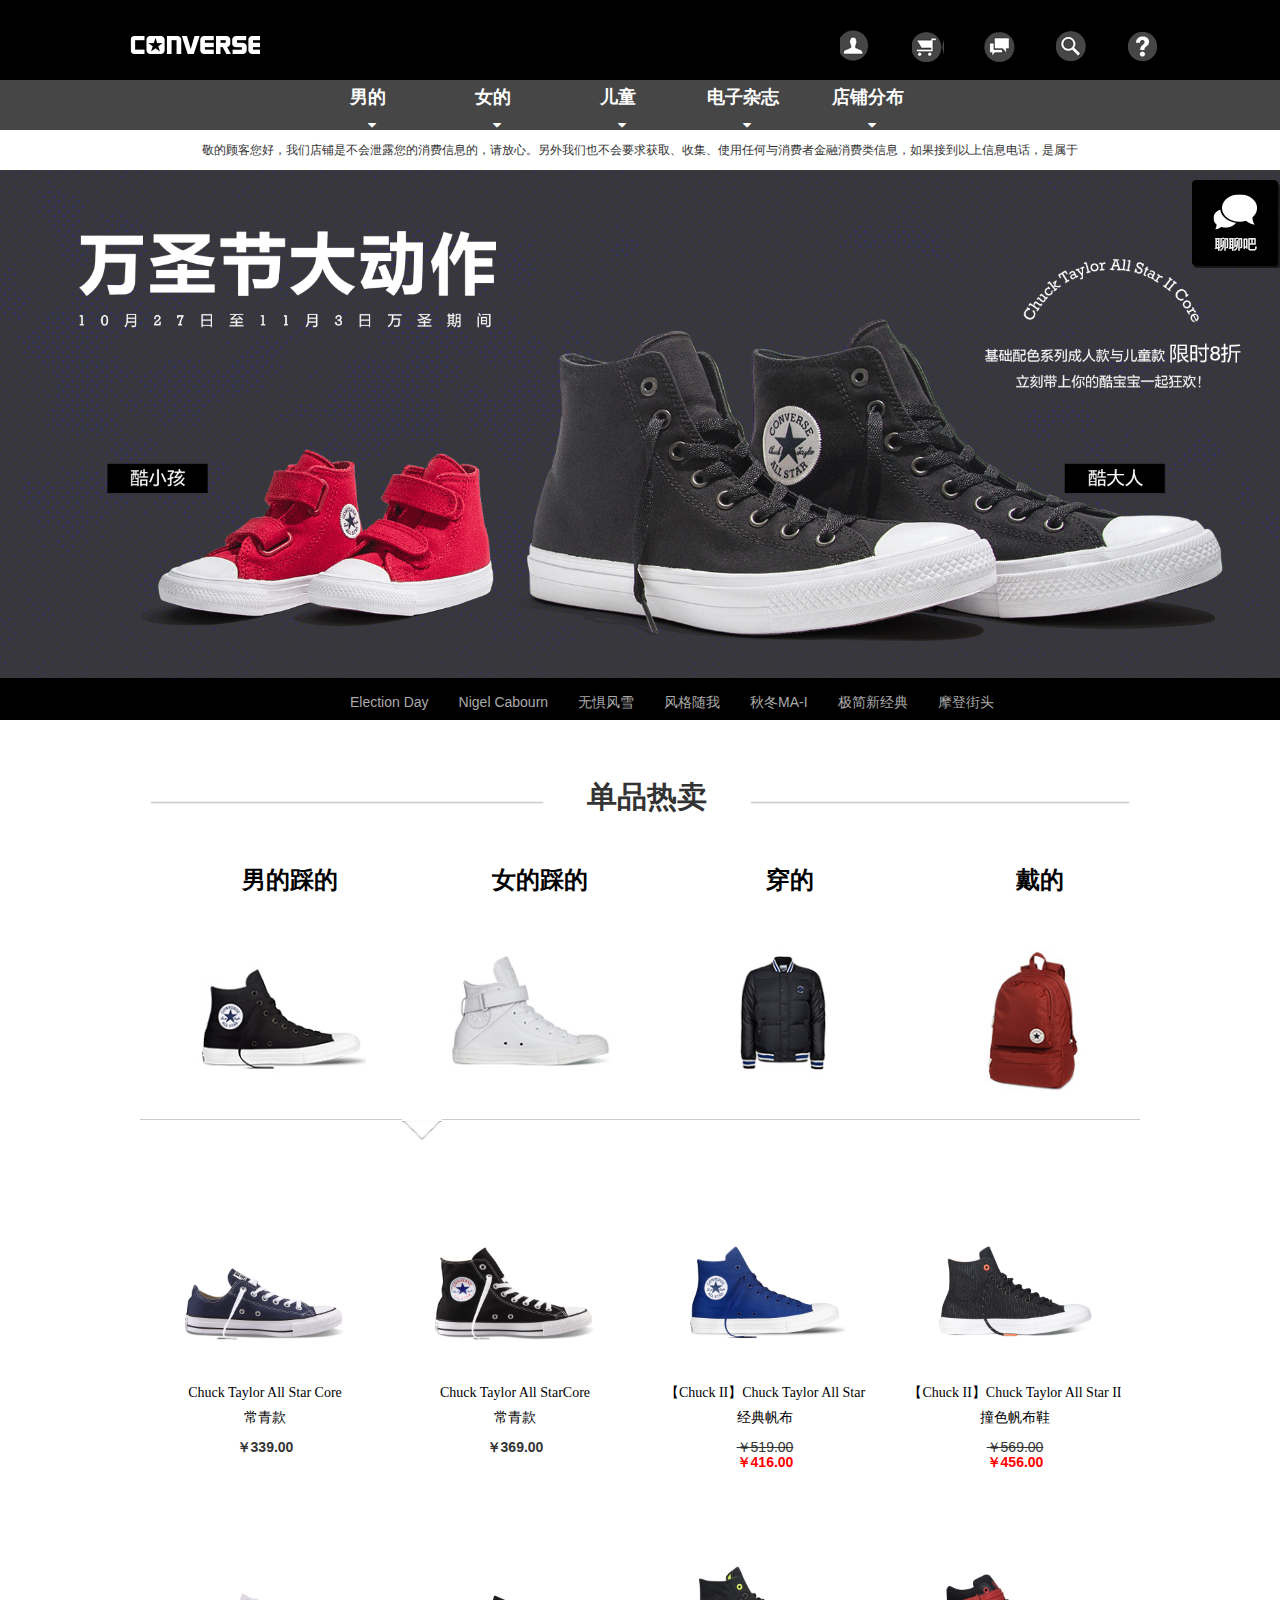
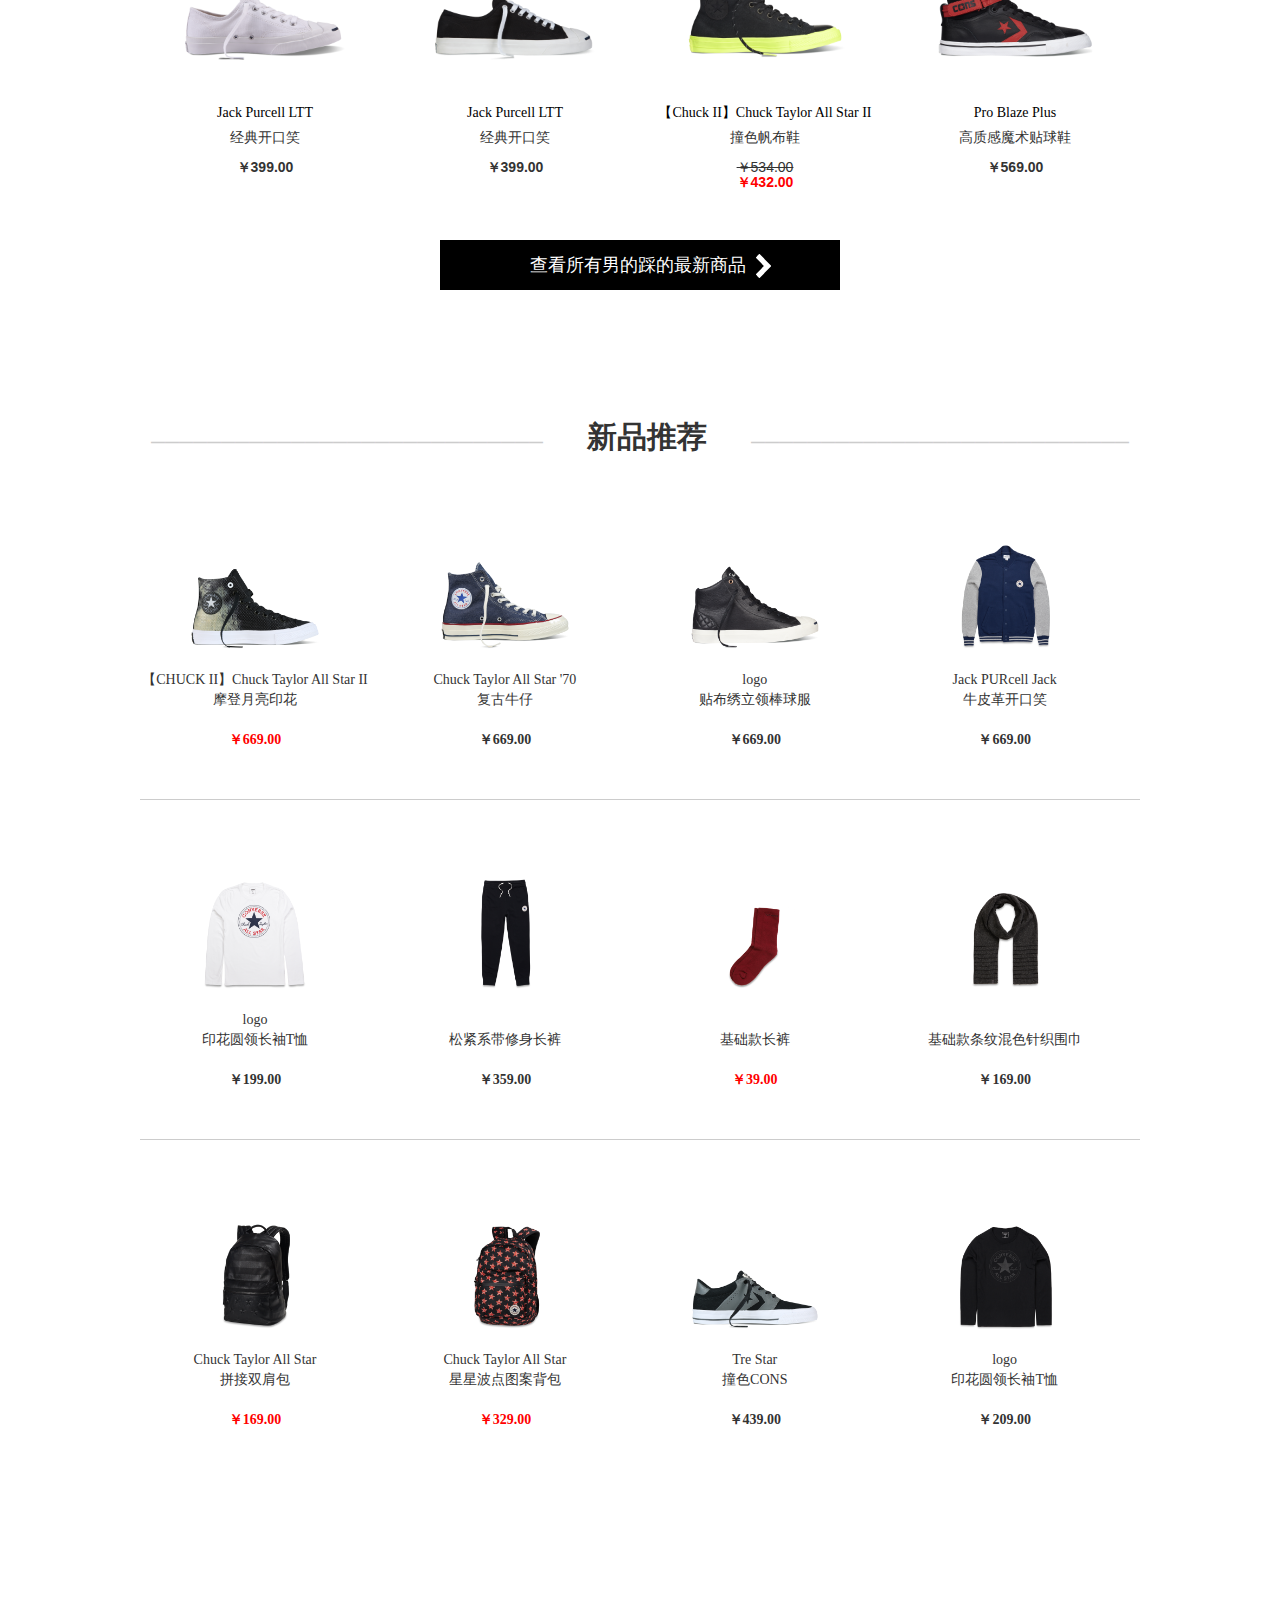
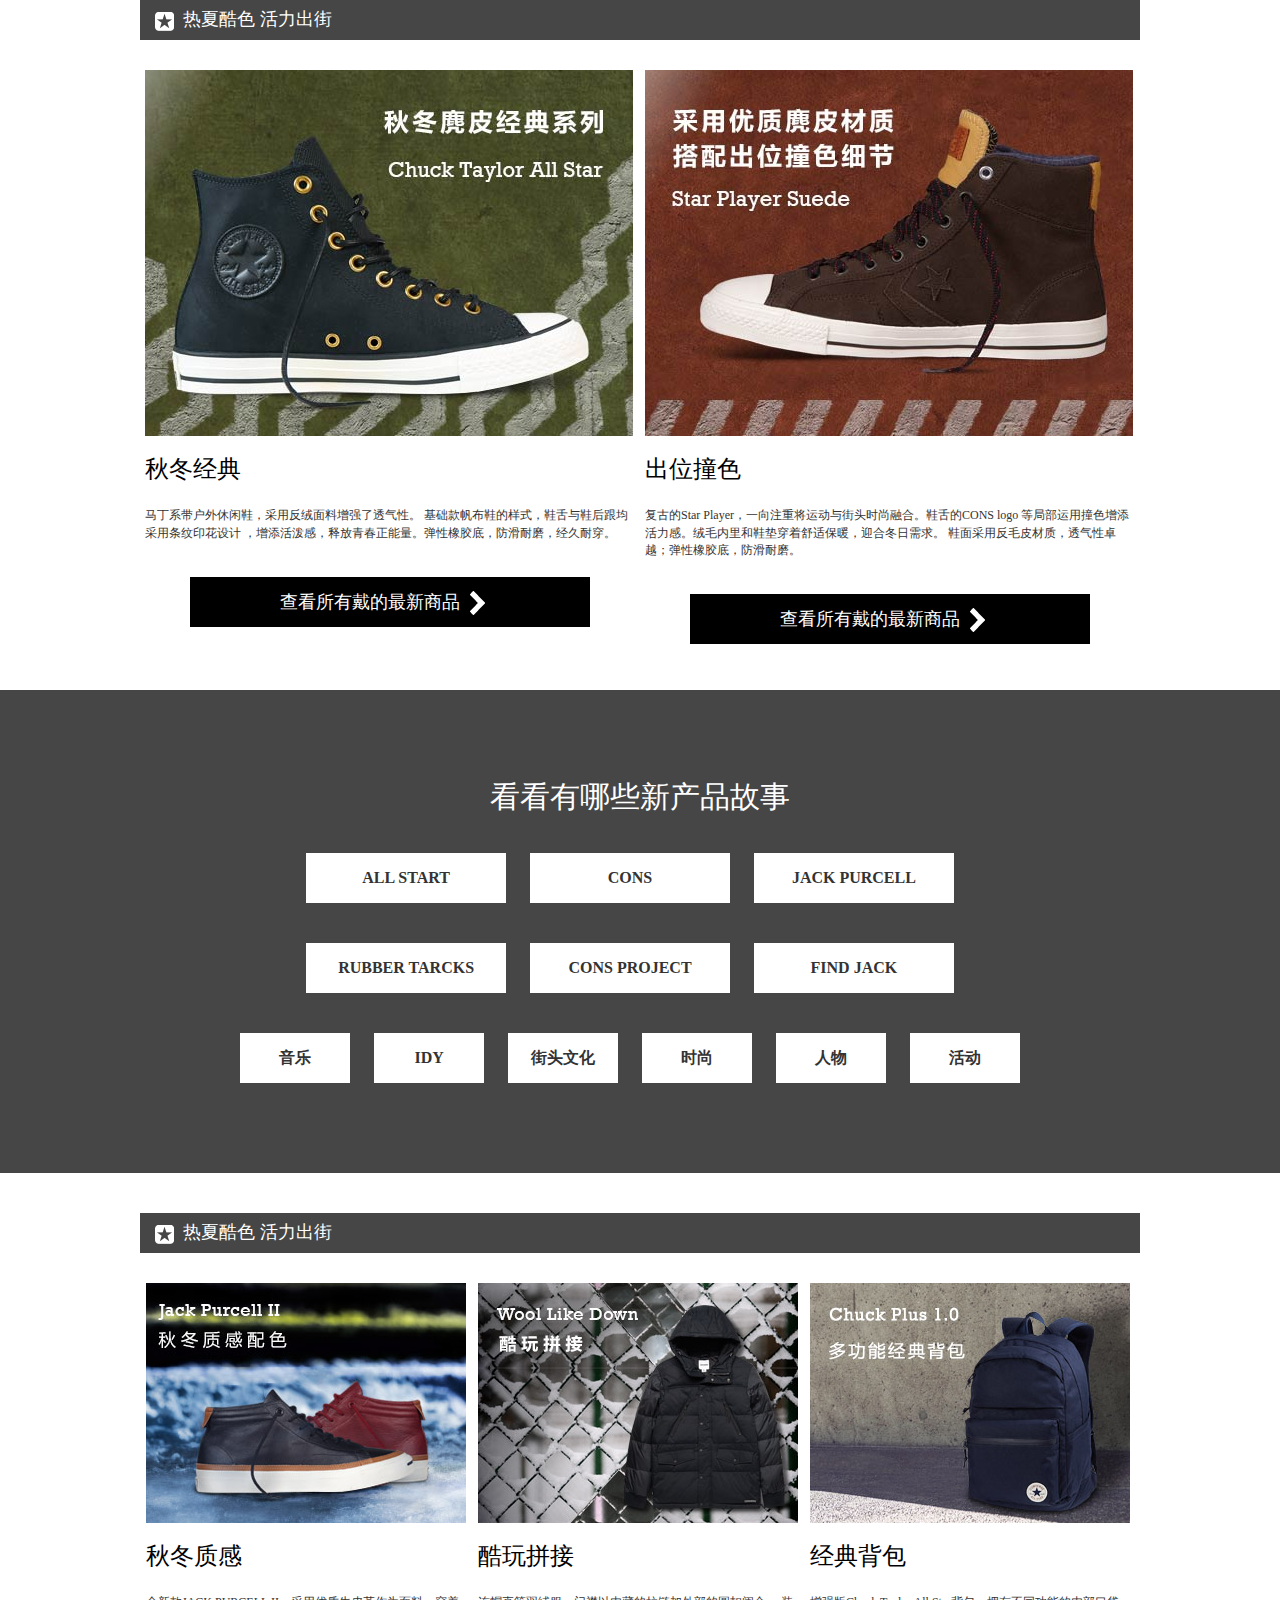
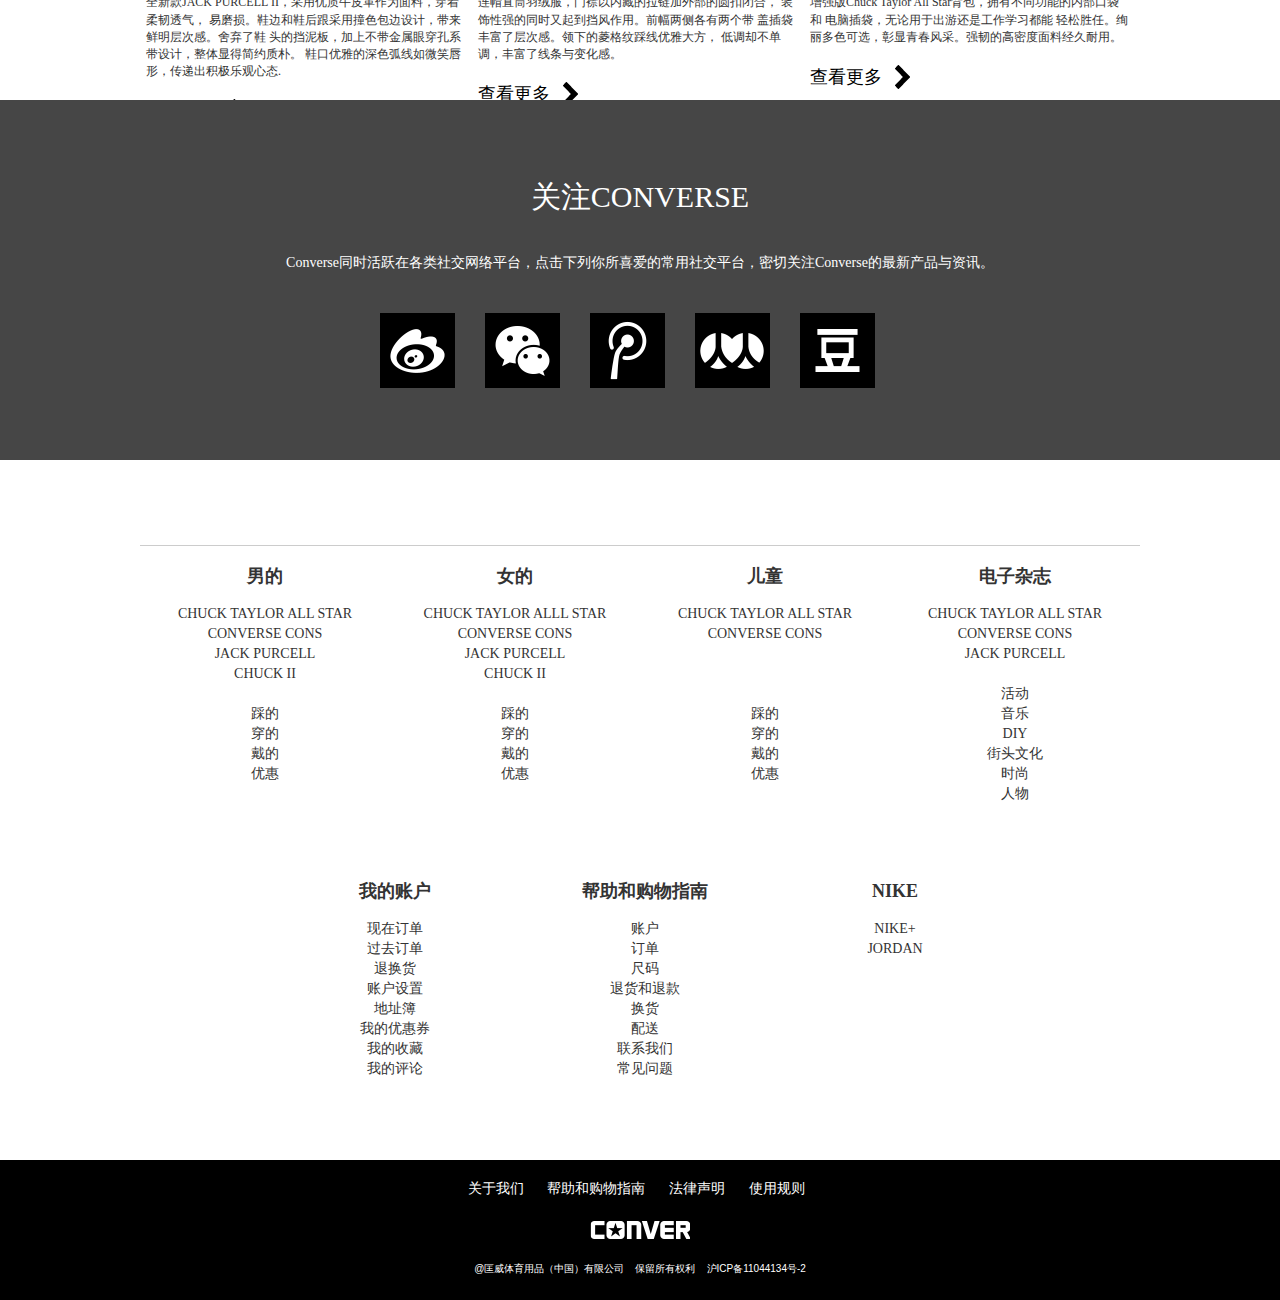
<file: convrse/index.html>
<!DOCTYPE html>
<html lang="en">
<head>
	<meta charset="UTF-8">
	<meta name="viewport" content="width=device-width, initial-scale=1.0, minimum-scale=1.0, maximum-scale=1.0, user-scalable=no">
	<title>converse</title>
	<!-- <link rel="stylesheet" href="./css/normalize.css"> -->
	<link rel="stylesheet" href="./css/bootstrap.css">
	<link rel="stylesheet" href="./css/font-awesome.min.css">
	<link rel="stylesheet" href="./css/index.css">

	<link rel="shortcut icon" href="./images/favicon.ico" />
	<link rel="bookmark" href="./images/favicon.ico" />

	

</head>
<body>
	<div id="container">

		<!-- hover遮光罩 -->
		<div id="hovermark"></div>
		<div id="hovermark2"></div>

		<!-- 跟随广告 -->
		<div id="wechat"><a href="#"><img src="./images/icon_wechact.png" alt=""></a></div>
		
		<!-- 回到顶部 -->
		<a href="javascript:;" id="top"></a>

		<!-- <div id="mask"></div> -->
		<!-- 头部开始 -->
		<div id="header">
			
			<!-- 导航栏1开始 -->
			<div class="nav1">
				<div id="nav1-left"></div>
				<div id="nav1-right">
					<div class="nav1-icon" id="nav1-nthc1"></div>
					<div class="nav1-icon" id="nav1-nthc2"></div>
					<div class="nav1-icon" id="nav1-nthc3"></div>
					<div class="nav1-icon" id="search_icon">
					</div>
					<div class="nav1-icon" id="nav1-nthc5"></div>
				</div>
			</div>
			<!-- 导航栏1结束 -->
			<!-- 登录区域开始 -->
			<div id="search" class="nav-hide">
				<input type="search" placeholder="goods searching">
				<a href="#" class="search_icon1"></a>
				<a href="#" class="search_icon2"></a>
			</div>
			<!-- 登录区域结束 -->
			<!-- 搜索区域开始 -->
			<div id="shoppingcar">您的购物车还没有任何收藏,快去添加商品吧...</div>
			<!-- 搜索区域结束 -->
			<!-- 搜索隐藏区域开始 -->
			<div id="login">
				<div class="login-wrapper">
					<div id="login1">
						<h3>还未注册?</h3>
						<a href="./register.html">
						<div class="m regmore">
							<span class="t regtext">注册账户</span>
							<span class="g reggo" ></span>
						</div>
						</a>
					</div>
					<div id="login2">
						<h3>您可以直接登录</h3>
						<ul>
							<li id="logother1"></li>
							<li id="logother2"></li>
							<li id="logother3"></li>
							<li id="logother4"></li>
							<li id="logother5"></li>
						</ul>
					</div>
					<div id="login3">
						<h3>已经成为会员?</h3>
						<ul>
							<li><input type="text" placeholder="邮箱/手机号"></li>
							<li><input type="password" placeholder="账户密码"></li>
							<li><span class="check"><input type="text" placeholder="请输入验证码"></span><span class="fr"><img src="./images/getImage.png"></span></li>
							<li>
								<p class="pt"><a href="#" class="fr">换一换</a><p>

								<p class="pb">一旦登录,即表明你同意匡威的<a href="#">法律声明</a>和<a href="#">使用规则</a></p>
							</li>
							<li>
								<div class="m logmore">
									<span class="t logtext">登录账号</span>
									
									<span class="g loggo" ></span>
								</div>	
							</li>
							<li>
								<span class="box"><input type="checkbox">保持登录状态</span>
								<span class="fr"><a href="#">忘记密码?</a></span>
							</li>
						</ul>
					</div>
				</div>
			</div>
			<!-- 搜索隐藏区域结束 -->
			<!-- 指南隐藏区域开始 -->
			<div id="help" class="nav-hide">
				<div class="title">
					<span class="tit-l">
						————————————————————————————
					</span>
					<h2>帮助和购物指南</h2>
					<span class="tit-r">
						———————————————————————————
					</span>
				</div>
				<p>根据指南找到想要了解的功能，或者点击“联系我们”寻问客服</p>
				<div >
					<ul id="help-list">
						<li>
							<dl>
								<dt><span id="help-nthc1"></span></dt>
								<dd>账户</dd>
							</dl>
						</li>
						<li>
							<dl>
								<dt><span id="help-nthc2"></span></dt>
								<dd>订单</dd>
							</dl>
						</li>
						<li>
							<dl>
								<dt><span id="help-nthc3"></span></dt>
								<dd>尺码</dd>
							</dl>
						</li>
						<li>
							<dl>
								<dt><span id="help-nthc4"></span></dt>
								<dd>支付方式</dd>
							</dl>
						</li>
						<li>
							<dl>
								<dt><span id="help-nthc5"></span></dt>
								<dd>退款退货</dd>
							</dl>
						</li>
						<li>
							<dl>
								<dt><span id="help-nthc6"></span></dt>
								<dd>换货</dd>
							</dl>
						</li>
						<li>
							<dl>
								<dt><span id="help-nthc7"></span></dt>
								<dd>配送</dd>
							</dl>
						</li>
						<li>
							<dl>
								<dt><span id="help-nthc8"></span></dt>
								<dd>联系我们</dd>
							</dl>
						</li>
					</ul>
				</div>
				<div class="more helpmore" style="margin:0 auto;">
					<span class="text helptext">查看所有常见问题</span>
					<span class="go helpgo" ></span>
				</div>
			</div>
			<!-- 指南隐藏区域结束 -->


			
			<!-- 导航栏2开始 -->
			<div class="nav2">
				<div id="nav2mask"></div>
				<ul class="nav2-block">
					<li><a href="#">男的</a>
						<i class="fa fa-sort-desc" aria-hidden="true"></i>
					</li>
					<li><a href="#">女的</a>
						<i class="fa fa-sort-desc" aria-hidden="true"></i>
					</li>
					<li><a href="#">儿童</a>
						<i class="fa fa-sort-desc" aria-hidden="true"></i>
					</li>
					<li><a href="#">电子杂志</a>
						<i class="fa fa-sort-desc" aria-hidden="true"></i>
					</li>
					<li><a href="#">店铺分布</a>
						<i class="fa fa-sort-desc" aria-hidden="true"></i>
					</li>
				</ul>
			</div>
			<!-- 导航栏2结束 -->
			<!-- 导航栏2隐藏区域开始 -->
			<div id="nav2-out">
				<div class="nav2-sonout">
				<div class="nav2child1">
					<dl class="nav2-son">
						<dt><a href="#"><img src="./images/nav_boy_1.png"></a></dt>
						<dd><a href="#">踩的</a></dd>
					</dl>
					<dl class="nav2-son">
						<dt><a href="#"><img src="./images/nav_boy_2.png"></a></dt>
						<dd><a href="#">穿的</a></dd>
					</dl>
					<dl class="nav2-son">
						<dt><a href="#"><img src="./images/nav_boy_3.png"></a></dt>
						<dd><a href="#">戴的</a></dd>
					</dl>
					<dl class="nav2-son">
						<dt><a href="#"><img src="./images/nav_boy_4.png"></a></dt>
						<dd><a href="#">新产品</a></dd>
					</dl>
					<dl class="nav2-son">
						<dt><a href="#"><img src="./images/nav_boy_5.png"></a></dt>
						<dd><a href="#">优惠</a></dd>
					</dl>
					<dl class="nav2-son">
						<dt><a href="#"><img src="./images/nav_boy_6.png"></a></dt>
						<dd><a href="#">经典款</a></dd>
					</dl>
					<dl class="nav2-son">
						<dt><a href="#"><img src="./images/nav_boy_7.png"></a></dt>
						<dd><a href="#">ALL START</a></dd>
					</dl>
					<dl class="nav2-son">
						<dt><a href="#"><img src="./images/nav_boy_8.png"></a></dt>
						<dd><a href="#">CONS</a></dd>
					</dl>
					<dl class="nav2-son">
						<dt><a href="#"><img src="./images/nav_boy_9.png"></a></dt>
						<dd><a href="#">JACK PURCLL</a></dd>
					</dl>
					<dl class="nav2-son">
						<dt><a href="#"><img src="./images/nav_boy_10.png"></a></dt>
						<dd><a href="#">CHUCK II</a></dd>
					</dl>
				</div>
				</div>
				<div class="nav2-sonout">
				<div class="nav2child2">
					<dl class="nav2-son">
						<dt><a href="#"><img src="./images/nav_girl_1.png"></a></dt>
						<dd><a href="#">踩的</a></dd>
					</dl>
					<dl class="nav2-son">
						<dt><a href="#"><img src="./images/nav_girl_2.png"></a></dt>
						<dd><a href="#">穿的</a></dd>
					</dl>
					<dl class="nav2-son">
						<dt><a href="#"><img src="./images/nav_girl_3.png"></a></dt>
						<dd><a href="#">戴的</a></dd>
					</dl>
					<dl class="nav2-son">
						<dt><a href="#"><img src="./images/nav_girl_4.png"></a></dt>
						<dd><a href="#">新产品</a></dd>
					</dl>
					<dl class="nav2-son">
						<dt><a href="#"><img src="./images/nav_girl_5.png"></a></dt>
						<dd><a href="#">优惠</a></dd>
					</dl>
					<dl class="nav2-son">
						<dt><a href="#"><img src="./images/nav_girl_6.png"></a></dt>
						<dd><a href="#">经典款</a></dd>
					</dl>
					<dl class="nav2-son">
						<dt><a href="#"><img src="./images/nav_girl_7.png"></a></dt>
						<dd><a href="#">ALL START</a></dd>
					</dl>
					<dl class="nav2-son">
						<dt><a href="#"><img src="./images/nav_girl_8.png"></a></dt>
						<dd><a href="#">CONS</a></dd>
					</dl>
					<dl class="nav2-son">
						<dt><a href="#"><img src="./images/nav_girl_9.png"></a></dt>
						<dd><a href="#">JACK PURCLL</a></dd>
					</dl>
					<dl class="nav2-son">
						<dt><a href="#"><img src="./images/nav_girl_10.png"></a></dt>
						<dd><a href="#">CHUCK II</a></dd>
					</dl>
				</div>
				</div>
				<div class="nav2-sonout">
				<div class="nav2child3">
					<dl class="nav2-son">
						<dt><a href="#"><img src="./images/nav_child_1.png"></a></dt>
						<dd><a href="#">踩的</a></dd>
					</dl>
					<dl class="nav2-son">
						<dt><a href="#"><img src="./images/nav_child_2.png"></a></dt>
						<dd><a href="#">新产品</a></dd>
					</dl>
					<dl class="nav2-son">
						<dt><a href="#"><img src="./images/nav_child_3.png"></a></dt>
						<dd><a href="#">优惠</a></dd>
					</dl>
					<dl class="nav2-son">
						<dt><a href="#"><img src="./images/nav_child_4.png"></a></dt>
						<dd><a href="#">经典款</a></dd>
					</dl>
					<dl class="nav2-son">
						<dt><a href="#"><img src="./images/nav_child_5.png"></a></dt>
						<dd><a href="#">ALL START</a></dd>
					</dl>
					<dl class="nav2-son">
						<dt><a href="#"><img src="./images/nav_child_6.png"></a></dt>
						<dd><a href="#">CONS</a></dd>
					</dl>
				</div>
				</div>
			</div>
			<!-- 导航栏2隐藏区域结束 -->

			<!-- 导航栏3开始 -->
			<div id="nav3">
			</div>
			<!-- 导航栏3结束 -->
		
		</div>
		<!-- 头部结束 -->
		
		<!-- 主体开始 -->
		<div id="main">
			
			<!-- 轮播图开始 -->
			<div id="bannerout">
				<div id="banner">
					<div id="list" style="left:-1300px;">	
						<img src="./images/banner7.jpg">
						<img src="./images/1.gif">
						<img src="./images/banner2.jpg">
						<img src="./images/banner3.jpg">
						<img src="./images/banner4.jpg">
						<img src="./images/banner5.jpg">
						<img src="./images/banner6.jpg">
						<img src="./images/banner7.jpg">
						<img src="./images/banner1.jpg">
					</div>
						<div href="javascript:;" id="prev" class="arrow">&lt;</div>
						<div href="javascript:;" id="next" class="arrow">&gt;</div>
					<div id="buttons">
						<span index='1' class="banner-on">Election Day</span>
						<span index='2'>Nigel Cabourn</span>
						<span index='3'>无惧风雪</span>
						<span index='4'>风格随我</span>
						<span index='5'>秋冬MA-I</span>
						<span index='6'>极简新经典</span>
						<span index='7'>摩登街头</span>
					</div>
				</div>
			</div>
			<!-- 轮播图结束 -->

			<!-- 单品热卖开始 -->
			<div id="hot">

				<div id="ani"><img src="./images/icon3.png"></div>
				
				<div class="title">
					<span class="tit-l">
						————————————————————————————
					</span>
					<h2>单品热卖</h2>
					<span class="tit-r">
						———————————————————————————
					</span>
				</div>
				<div class="hot-nav">
					<ul class="navblock">
						<li>
							<dl class="nb-dl">
								<dt class="nb-dt"><a href="#">男的踩的</a></dt>
								<dd class="nb-dd"><a href="#"><img src="./images/man.jpg"></a></dd>
							</dl>
						</li>
						<li>
							<dl class="nb-dl">
								<dt class="nb-dt"><a href="#">女的踩的</a></dt>
								<dd class="nb-dd"><a href="#"><img src="./images/woman.jpg"></a></dd>
							</dl>
						</li>
						<li>
							<dl class="nb-dl">
								<dt class="nb-dt"><a href="#">穿的</a></dt>
								<dd class="nb-dd"><a href="#"><img src="./images/wear.jpg"></a></dd>
							</dl>
						</li>
						<li>
							<dl class="nb-dl">
								<dt class="nb-dt"><a href="#">戴的</a></dt>
								<dd class="nb-dd"><a href="#"><img src="./images/put.jpg"></a></dd>
							</dl>
						</li>
					</ul>
				</div>
				
				<div id="hot-mainout">
					<!-- man开始 -->
					<div class="hot-main" style="display: block;">
						<div class="hot-maintop">
							<dl class="hm-dl">
								<dt class="hm-img"><a href="#"><img src="./images/man-1.png"></a></dt>
								<dd class="hm-sty"><a href="#">Chuck Taylor All Star Core</a></dd>
								<dd class="hm-sty"><a href="#">常青款</a></dd>
								<dd class="hm-mon"><b>￥339.00</b></dd>
							</dl>
							<dl class="hm-dl">
								<dt class="hm-img"><a href="#"><img src="./images/man-2.png"></a></dt>
								<dd class="hm-sty"><a href="#">Chuck Taylor All StarCore</a></dd>
								<dd class="hm-sty"><a href="#">常青款</a></dd>
								<dd class="hm-mon"><b>￥369.00</b></dd>
							</dl>
							<dl class="hm-dl">
								<dt class="hm-img"><a href="#"><img src="./images/man-3.png"></a></dt>
								<dd class="hm-sty"><a href="#">【Chuck II】Chuck Taylor All Star </a></dd>
								<dd class="hm-sty"><a href="#">经典帆布</a></dd>
								<dd class="hm-mon"><del>￥519.00</del></dd>
								<dd class="hm-mon"><strong>￥416.00</strong></dd>
							</dl>
							<dl class="hm-dl">
								<dt class="hm-img"><a href="#"><img src="./images/man-4.png"></a></dt>
								<dd class="hm-sty"><a href="#">【Chuck II】Chuck Taylor All Star II</a></dd>
								<dd class="hm-sty"><a href="#">撞色帆布鞋</a></dd>
								<dd class="hm-mon"><del>￥569.00</del></dd>
								<dd class="hm-mon"><strong>￥456.00</strong></dd>
							</dl>
						</div>
						<div class="hot-mainbum">
							<dl class="hm-dl">
								<dt class="hm-img"><a href="#"><img src="./images/man-5.png"></a></dt>
								<dd class="hm-sty"><a href="#">Jack Purcell LTT</a></dd>
								<dd class="hm-sty">经典开口笑</a></dd>
								<dd class="hm-mon"><b>￥399.00</b></dd>
							</dl>
							<dl class="hm-dl">
								<dt class="hm-img"><a href="#"><img src="./images/man-6.png"></a></dt>
								<dd class="hm-sty"><a href="#">Jack Purcell LTT</a></dd>
								<dd class="hm-sty">经典开口笑</a></dd>
								<dd class="hm-mon"><b>￥399.00</b></dd>
							</dl>
							<dl class="hm-dl">
								<dt class="hm-img"><a href="#"><img src="./images/man-7.png"></a></dt>
								<dd class="hm-sty"><a href="#">【Chuck II】Chuck Taylor All Star II</a></dd>
								<dd class="hm-sty">撞色帆布鞋</a></dd>
								<dd class="hm-mon"><del>￥534.00</del></dd>
								<dd class="hm-mon"><strong>￥432.00</strong></dd>
							</dl>
							<dl class="hm-dl">
								<dt class="hm-img"><a href="#"><img src="./images/man-8.png"></a></dt>
								<dd class="hm-sty"><a href="#">Pro Blaze Plus</a></dd>
								<dd class="hm-sty">高质感魔术贴球鞋</a></dd>
								<dd class="hm-mon"><b>￥569.00</b></dd>
							</dl>
						</div>
						<div class="more hotmore">
							<span class="text hottext">查看所有男的踩的最新商品</span>
							<span class="go hotgo" ></span>
						</div>
					</div>

					<!-- woman开始 -->
					<div class="hot-main">
						<div class="hot-maintop">
							<dl class="hm-dl">
								<dt class="hm-img"><a href="#"><img src="./images/woman-1.png"></a></dt>
								<dd class="hm-sty"><a href="#">Chuck Taylor All Star Core</a></dd>
								<dd class="hm-sty"><a href="#">常青款</a></dd>
								<dd class="hm-mon"><b>￥339.00</b></dd>
							</dl>
							<dl class="hm-dl">
								<dt class="hm-img"><a href="#"><img src="./images/woman-2.png"></a></dt>
								<dd class="hm-sty"><a href="#">Chuck Taylor All StarCore</a></dd>
								<dd class="hm-sty"><a href="#">常青款</a></dd>
								<dd class="hm-mon"><b>￥369.00</b></dd>
							</dl>
							<dl class="hm-dl">
								<dt class="hm-img"><a href="#"><img src="./images/woman-3.png"></a></dt>
								<dd class="hm-sty"><a href="#">【男女同款】Chuck II</a></dd>
								<dd class="hm-sty"><a href="#">经典帆布</a></dd>
								<dd class="hm-mon"><del>￥548.00</del></dd>
								<dd class="hm-mon"><strong>￥329.00</strong></dd>
							</dl>
							<dl class="hm-dl">
								<dt class="hm-img"><a href="#"><img src="./images/woman-4.png"></a></dt>
								<dd class="hm-sty"><a href="#">【那女同款】Chuck II</a></dd>
								<dd class="hm-sty"><a href="#">经典帆布</a></dd>
								<dd class="hm-mon"><del>￥519.00</del></dd>
								<dd class="hm-mon"><strong>￥416.00</strong></dd>
							</dl>
						</div>
						<div class="hot-mainbum">
							<dl class="hm-dl">
								<dt class="hm-img"><a href="#"><img src="./images/woman-5.png"></a></dt>
								<dd class="hm-sty"><a href="#">Jack Purcell LTT</a></dd>
								<dd class="hm-sty">简约</a></dd>
								<dd class="hm-mon"><b>￥499.00</b></dd>
							</dl>
							<dl class="hm-dl">
								<dt class="hm-img"><a href="#"><img src="./images/woman-6.png"></a></dt>
								<dd class="hm-sty"><a href="#">Jack Purcell LTT</a></dd>
								<dd class="hm-sty">经典帆布</a></dd>
								<dd class="hm-mon"><del>￥519.00</del></dd>
								<dd class="hm-mon"><strong>￥416.00</strong></dd>
							</dl>
							<dl class="hm-dl">
								<dt class="hm-img"><a href="#"><img src="./images/woman-7.png"></a></dt>
								<dd class="hm-sty"><a href="#">【男女同款】Chuck Taylor All Star '70</a></dd>
								<dd class="hm-sty">复古印花</a></dd>
								<dd class="hm-mon"><b>￥599.00</b></dd>
							</dl>
							<dl class="hm-dl">
								<dt class="hm-img"><a href="#"><img src="./images/woman-8.png"></a></dt>
								<dd class="hm-sty"><a href="#">【Chuck II】Chuck Taylor All Star II</a></dd>
								<dd class="hm-sty">防水帆布</a></dd>
								<dd class="hm-mon"><del>￥569.00</del></dd>
								<dd class="hm-mon"><strong>￥456.00</strong></dd>
							</dl>
						</div>
						<div class="more hotmore">
							<span class="text hottext">查看所有女的踩的最新商品</span>
							<span class="go hotgo" ></span>
						</div>
					</div>

					<!-- wear开始 -->
					<div class="hot-main">
						<div class="hot-maintop">
							<dl class="hm-dl">
								<dt class="hm-img"><a href="#"><img src="./images/wear-1.png"></a></dt>
								<dd class="hm-sty"><a href="#">【男的】针织套头衫</a></dd>
								<dd class="hm-sty"><a href="#"></a></dd>
								<dd class="hm-mon"><b>￥339.00</b></dd>
							</dl>
							<dl class="hm-dl">
								<dt class="hm-img"><a href="#"><img src="./images/wear-2.png"></a></dt>
								<dd class="hm-sty"><a href="#">【男的】针织夹克</a></dd>
								<dd class="hm-sty"><a href="#"></a></dd>
								<dd class="hm-mon"><b>￥499.00</b></dd>
							</dl>
							<dl class="hm-dl">
								<dt class="hm-img"><a href="#"><img src="./images/wear-3.png"></a></dt>
								<dd class="hm-sty"><a href="#">【男的】经典拉链开襟连帽衫 </a></dd>
								<dd class="hm-sty"><a href="#"></a></dd>
								<dd class="hm-mon"><b>￥3456.00</b></dd>
							</dl>
							<dl class="hm-dl">
								<dt class="hm-img"><a href="#"><img src="./images/wear-4.png"></a></dt>
								<dd class="hm-sty"><a href="#">Essentials</a></dd>
								<dd class="hm-sty"><a href="#">长袖圆领套头衫</a></dd>
								<dd class="hm-mon"><b>￥499.00</b></dd>
							</dl>
						</div>
						<div class="hot-mainbum">
							<dl class="hm-dl">
								<dt class="hm-img"><a href="#"><img src="./images/wear-5.png"></a></dt>
								<dd class="hm-sty"><a href="#">Jack Purcell LTT</a></dd>
								<dd class="hm-sty">【男的】长袖T恤</a></dd>
								<dd class="hm-mon"><b>￥199.00</b></dd>
							</dl>
							<dl class="hm-dl">
								<dt class="hm-img"><a href="#"><img src="./images/wear-6.png"></a></dt>
								<dd class="hm-sty"><a href="#">Jack Purcell LTT</a></dd>
								<dd class="hm-sty">【男的】针织长裤</a></dd>
								<dd class="hm-mon"><b>￥459.00</b></dd>
							</dl>
							<dl class="hm-dl">
								<dt class="hm-img"><a href="#"><img src="./images/wear-7.png"></a></dt>
								<dd class="hm-sty"><a href="#">【Chuck II】Chuck Taylor All Star II</a></dd>
								<dd class="hm-sty">【女的】印花打底裤</a></dd>
								<dd class="hm-mon"><b>￥299.00</b></dd>
							</dl>
							<dl class="hm-dl">
								<dt class="hm-img"><a href="#"><img src="./images/wear-8.png"></a></dt>
								<dd class="hm-sty"><a href="#">Pro Blaze Plus</a></dd>
								<dd class="hm-sty">松紧系带修身运动长裤</a></dd>
								<dd class="hm-mon"><del>￥269.00</del></dd>
								<dd class="hm-mon"><strong>￥288.00</strong></dd>
							</dl>
						</div>
						<div class="more">
							<span class="text">查看所有穿的最新商品</span>
							<span class="go" ></span>
						</div>
					</div>

					<!-- put开始 -->
					<div class="hot-main">
						<div class="hot-maintop">
							<dl class="hm-dl">
								<dt class="hm-img"><a href="#"><img src="./images/put-1.png"></a></dt>
								<dd class="hm-sty"><a href="#">【男女同款】Core Chuck Plus 双肩包</a></dd>
								<dd class="hm-sty"><a href="#">常青款</a></dd>
								<dd class="hm-mon"><b>￥269.00</b></dd>
							</dl>
							<dl class="hm-dl">
								<dt class="hm-img"><a href="#"><img src="./images/put-2.png"></a></dt>
								<dd class="hm-sty"><a href="#">【男的】Chuck Plus Photo 双肩包</a></dd>
								<dd class="hm-sty"><a href="#">常青款</a></dd>
								<dd class="hm-mon"><b>￥299.00</b></dd>
							</dl>
							<dl class="hm-dl">
								<dt class="hm-img"><a href="#"><img src="./images/put-3.png"></a></dt>
								<dd class="hm-sty"><a href="#">【男女同款】Core Chuck Plus 挎包</a></dd>
								<dd class="hm-sty"><a href="#">经典帆布</a></dd>
								<dd class="hm-mon"><b>￥216.00</b></dd>
							</dl>
							<dl class="hm-dl">
								<dt class="hm-img"><a href="#"><img src="./images/put-4.png"></a></dt>
								<dd class="hm-sty"><a href="#">【女的】Chuck 1.0 Graphic 双肩包</a></dd>
								<dd class="hm-sty"><a href="#">撞色帆布鞋</a></dd>
								<dd class="hm-mon"><b>￥259.00</b></dd>
							</dl>
						</div>
						<div class="hot-mainbum">
							<dl class="hm-dl">
								<dt class="hm-img"><a href="#"><img src="./images/put-5.png"></a></dt>
								<dd class="hm-sty"><a href="#">【男女同款】Chuck Baseball Cap </a></dd>
								<dd class="hm-sty"> 棒球帽</a></dd>
								<dd class="hm-mon"><b>￥99.00</b></dd>
							</dl>
							<dl class="hm-dl">
								<dt class="hm-img"><a href="#"><img src="./images/put-6.png"></a></dt>
								<dd class="hm-sty"><a href="#">【男女同款】Basic Logo Scarf </a></dd>
								<dd class="hm-sty">基础围巾</a></dd>
								<dd class="hm-mon"><b>￥169.00</b></dd>
							</dl>
							<dl class="hm-dl">
								<dt class="hm-img"><a href="#"><img src="./images/put-7.png"></a></dt>
								<dd class="hm-sty"><a href="#">两双装时尚短袜</a></dd>
								<dd class="hm-sty">撞色帆布鞋</a></dd>
								<dd class="hm-mon"><del>￥59.00</del></dd>
								<dd class="hm-mon"><strong>￥42.00</strong></dd>
							</dl>
							<dl class="hm-dl">
								<dt class="hm-img"><a href="#"><img src="./images/put-8.png"></a></dt>
								<dd class="hm-sty"><a href="#">两双装基础款长袜</a></dd>
								<dd class="hm-sty">高质感魔术贴球鞋</a></dd>
								<dd class="hm-mon"><del>￥59.00</del></dd>
								<dd class="hm-mon"><strong>￥48.00</strong></dd>
							</dl>
						</div>
						<div class="more hotmore">
							<span class="text hottext">查看所有戴的最新商品</span>
							<span class="go hotgo" ></span>
						</div>
					</div>
				</div>
			</div>
			<!-- 单品热卖结束 -->

			<!-- 新品推荐开始 -->
			<div id="com">
				<div class="title">
					<span class="tit-l">
						————————————————————————————
					</span>
					<h2>新品推荐</h2>
					<span class="tit-r">
						———————————————————————————
					</span>
				</div>
				<div id="com-main">
					<ul>
						<li>
							<dl>
								<dt><a href="#"><img src="./images/comm1.png"></a></dt>
								<dd>【CHUCK II】Chuck Taylor All Star II</dd>
								<dd> 摩登月亮印花</dd>
								<dd><strong>￥669.00</strong></dd>
							</dl>
							<dl>
								<dt><a href="#"><img src="./images/comm2.png"></a></dt>
								<dd>Chuck Taylor All Star '70</dd>
								<dd> 复古牛仔</dd>
								<dd><b>￥669.00</b></dd>
							</dl>
							<dl>
								<dt><a href="#"><img src="./images/comm3.png"></a></dt>
								<dd>logo</dd>
								<dd>贴布绣立领棒球服</dd>
								<dd><b>￥669.00</b></dd>
							</dl>
							<dl>
								<dt><a href="#"><img src="./images/comm4.png"></a></dt>
								<dd>Jack PURcell Jack</dd>
								<dd>牛皮革开口笑</dd>
								<dd><b>￥669.00</b></dd>
							</dl>
						</li>
						<li>
							<dl>
								<dt><a href="#"><img src="./images/comm5.png"></a></dt>
								<dd>logo</dd>
								<dd>印花圆领长袖T恤</dd>
								<dd><b>￥199.00</b></dd>
							</dl>
							<dl>
								<dt><a href="#"><img src="./images/comm6.png"></a></dt>
								<dd></dd>
								<dd>松紧系带修身长裤</dd>
								<dd><b>￥359.00</b></dd>
							</dl>
							<dl>
								<dt><a href="#"><img src="./images/comm7.png"></a></dt>
								<dd></dd>
								<dd>基础款长裤</dd>
								<dd><strong>￥39.00</strong></dd>
							</dl>
							<dl>
								<dt><a href="#"><img src="./images/comm8.png"></a></dt>
								<dd></dd>
								<dd>基础款条纹混色针织围巾</dd>
								<dd><b>￥169.00</b></dd>
							</dl>
						</li>
						<li>
							<dl>
								<dt><a href="#"><img src="./images/comm9.png"></a></dt>
								<dd>Chuck Taylor All Star</dd>
								<dd>拼接双肩包</dd>
								<dd><strong>￥169.00</strong></dd>
							</dl>
							<dl>
								<dt><a href="#"><img src="./images/comm10.png"></a></dt>
								<dd>Chuck Taylor All Star</dd>
								<dd>星星波点图案背包</dd>
								<dd><strong>￥329.00</strong></dd>
							</dl>
							<dl>
								<dt><a href="#"><img src="./images/comm11.png"></a></dt>
								<dd>Tre Star</dd>
								<dd>撞色CONS</dd>
								<dd><b>￥439.00</b></dd>
							</dl>
							<dl>
								<dt><a href="#"><img src="./images/comm12.png"></a></dt>
								<dd>logo</dd>
								<dd> 印花圆领长袖T恤</dd>
								<dd><b>￥209.00</b></dd>
							</dl>
						</li>
					</ul>
				</div>
			</div>
			<!-- 新品推荐结束 -->

			<!-- 夏日酷色开始 -->
			<div id="cool">
				<div class="bTit">
					<span><img src="./images/icon4.png" alt=""></span>
					<h4>热夏酷色   活力出街</h4>
				</div>
				<div class="colmain">
					<dl>
						<dt id="entm1"><a href="#">
							<div class="entermask"></div>
							<img src="./images/cool1.jpg" alt=""></a>
						</dt>
						<dd><a href="#"><h3>秋冬经典</h3></a></dd>
						<dd>
							马丁系带户外休闲鞋，采用反绒面料增强了透气性。
							基础款帆布鞋的样式，鞋舌与鞋后跟均采用条纹印花设计
							，增添活泼感，释放青春正能量。弹性橡胶底，防滑耐磨，经久耐穿。
						</dd>
						<dd>
							<div class="more col1more">
								<span class="text col1text">查看所有戴的最新商品</span>
								<span class="go col1go" ></span>
							</div>
						</dd>
					</dl>
					<dl>
						<dt id="entm2"><a href="#">
							<div class="entermask"></div>
							<img src="./images/cool2.jpg" alt=""></a>
						</dt>
						<dd><a href="#"><h3>出位撞色</h3></a></dd>
						<dd>
							复古的Star Player，一向注重将运动与街头时尚融合。鞋舌的CONS logo
							等局部运用撞色增添活力感。绒毛内里和鞋垫穿着舒适保暖，迎合冬日需求。
							鞋面采用反毛皮材质，透气性卓越；弹性橡胶底，防滑耐磨。
						</dd>
						<dd>
							<div class="more col2more">
								<span class="text col2text">查看所有戴的最新商品</span>
								<span class="go col2go" ></span>
							</div>
						</dd>
					</dl>
				</div>
			</div>
			<!-- 夏日酷色结束 -->

			<!-- 看看开始 -->
			<div id="scan">
				<h2>看看有哪些新产品故事</h2>
				<div id="scanmain">
					<ul>
						<li>
							<span>ALL START</span>
							<span>CONS</span>
							<span>JACK PURCELL</span>
						</li>
						<li>
							<span>RUBBER TARCKS</span>
							<span>CONS PROJECT</span>
							<span>FIND JACK</span>
						</li>
						<li class="scan-nthc3">
							<span>音乐</span>
							<span>IDY</span>
							<span>街头文化</span>
							<span>时尚</span>
							<span>人物</span>
							<span>活动</span>
						</li>
					</ul>
				</div>
			</div>
			<!-- 看看结束 -->

			<!-- 至酷精选开始 -->
			<div id="sel">
				<div class="bTit">
					<span><img src="./images/icon4.png" alt=""></span>
					<h4>热夏酷色   活力出街</h4>
				</div>
				<div class="colmain">
					<dl>
						<dt>
							<span class="colmask"></span>
							<a href="#"><img src="./images/cool3.jpg" alt=""></a>
						</dt>
						<dd><a href="#"><h3>秋冬质感</h3></a></dd>
						<dd>
							全新款JACK PURCELL II，采用优质牛皮革作为面料，穿着柔韧透气，
							易磨损。鞋边和鞋后跟采用撞色包边设计，带来鲜明层次感。舍弃了鞋
							头的挡泥板，加上不带金属眼穿孔系带设计，整体显得简约质朴。
							鞋口优雅的深色弧线如微笑唇形，传递出积极乐观心态.
						</dd>
						<dd>
							<div>
								<span class="selmore">查看更多</span>
								<span class="selgo"></span>
							</div>
						</dd>
					</dl>
					<dl>
						<dt>
							<span class="colmask"></span>
							<a href="#"><img src="./images/cool4.jpg" alt=""></a>
						</dt>
						<dd><a href="#"><h3>酷玩拼接</h3></a></dd>
						<dd>
							连帽直筒羽绒服，门襟以内藏的拉链加外部的圆扣闭合，
							装饰性强的同时又起到挡风作用。前幅两侧各有两个带
							盖插袋丰富了层次感。领下的菱格纹踩线优雅大方，
							低调却不单调，丰富了线条与变化感。
						</dd>
						<dd>
							<div>
								<span class="selmore">查看更多</span>
								<span class="selgo"></span>
							</div>
						</dd>
					</dl>
					<dl>
						<dt>
							<span class="colmask"></span>
							<a href="#"><img src="./images/cool5.jpg" alt=""></a>
						</dt>
						<dd><a href="#"><h3>经典背包</h3></a></dd>
						<dd>
							增强版Chuck Taylor All Star背包，拥有不同功能的内部口袋和
							电脑插袋，无论用于出游还是工作学习都能
							轻松胜任。绚丽多色可选，彰显青春风采。强韧的高密度面料经久耐用。
						</dd>
						<dd>
							<div>
								<span class="selmore">查看更多</span>
								<span class="selgo"></span>
							</div>
						</dd>
					</dl>
				</div>
			</div>
			<!-- 至酷精选结束 -->
		</div>
		<!-- 主体结束 -->

		<!-- 页脚开始 -->
		<div id="footer">

			<!-- 关注开始 -->
			<div id="con">
				<h2>关注CONVERSE</h2>
				<p>Converse同时活跃在各类社交网络平台，点击下列你所喜爱的常用社交平台，密切关注Converse的最新产品与资讯。</p>
				<ul>
					<li id="con-nthc1"></li>
					<li id="con-nthc2"></li>
					<li id="con-nthc3"></li>
					<li id="con-nthc4"></li>
					<li id="con-nthc5"></li>
				</ul>
			</div>
			<!-- 关注结束 -->

			<!-- 关于开始 -->
			<div id="about">
				<ul>
					<li>
						<dl>
							<dt>男的</dt>
							<dd>CHUCK TAYLOR ALL STAR</dd>
							<dd>CONVERSE CONS</dd>
							<dd>JACK PURCELL</dd>
							<dd>CHUCK II</dd>
							<dd></dd>
							<dd>踩的</dd>
							<dd>穿的</dd>
							<dd>戴的</dd>
							<dd>优惠</dd>
							<dd></dd>
						</dl>
						<dl>
							<dt>女的</dt>
							<dd>CHUCK TAYLOR ALLL STAR</dd>
							<dd>CONVERSE CONS</dd>
							<dd>JACK PURCELL</dd>
							<dd>CHUCK II</dd>
							<dd></dd>
							<dd>踩的</dd>
							<dd>穿的</dd>
							<dd>戴的</dd>
							<dd>优惠</dd>
							<dd></dd>
						</dl>
						<dl>
							<dt>儿童</dt>
							<dd>CHUCK TAYLOR ALL STAR</dd>
							<dd>CONVERSE CONS</dd>
							<dd></dd>
							<dd></dd>
							<dd></dd>
							<dd>踩的</dd>
							<dd>穿的</dd>
							<dd>戴的</dd>
							<dd>优惠</dd>
							<dd></dd>
						</dl>
						<dl>
							<dt>电子杂志</dt>
							<dd>CHUCK TAYLOR ALL STAR</dd>
							<dd>CONVERSE CONS</dd>
							<dd>JACK PURCELL</dd>
							<dd></dd>
							<dd>活动</dd>
							<dd>音乐</dd>
							<dd>DIY</dd>
							<dd>街头文化</dd>
							<dd>时尚</dd>
							<dd>人物</dd>
						</dl>
					</li>
					<li>
						<dl>
							<dt>我的账户</dt>
							<dd>现在订单</dd>
							<dd>过去订单</dd>
							<dd>退换货</dd>
							<dd>账户设置</dd>
							<dd>地址簿</dd>
							<dd>我的优惠券</dd>
							<dd>我的收藏</dd>
							<dd>我的评论</dd>
						</dl>
						<dl>
							<dt>帮助和购物指南</dt>
							<dd>账户</dd>
							<dd>订单</dd>
							<dd>尺码</dd>
							<dd>退货和退款</dd>
							<dd>换货</dd>
							<dd>配送</dd>
							<dd>联系我们</dd>
							<dd>常见问题</dd>
						</dl>
						<dl>
							<dt>NIKE</dt>
							<dd>NIKE+</dd>
							<dd>JORDAN</dd>
							<dd></dd>
							<dd></dd>
							<dd></dd>
							<dd></dd>
							<dd></dd>
							<dd></dd>
						</dl>
					</li>
				</ul>
			</div>
			<!-- 关于结束 -->

			<!-- 版权开始 -->
			<div id="copy">
				<span>
					<a href="#">关于我们</a>
					<a href="#">帮助和购物指南</a>
					<a href="#">法律声明</a>
					<a href="#">使用规则</a>
				</span>
				<div></div>
				<p>@匡威体育用品（中国）有限公司&nbsp;&nbsp;&nbsp;&nbsp;保留所有权利&nbsp;&nbsp;&nbsp;&nbsp;沪ICP备11044134号-2</p>
			</div>
			<!-- 版权结束 -->
		</div>
		<!-- 页脚结束 -->
	</div>



	<!-- <script src="./js/bootstrap.min.js"></script> -->
	<script src="./js/html5shiv.js"></script>
	<script src="./js/jquery-1.7.2.js"></script>
	<script src="./js/index.js"></script>
</body>
</html>
</file>
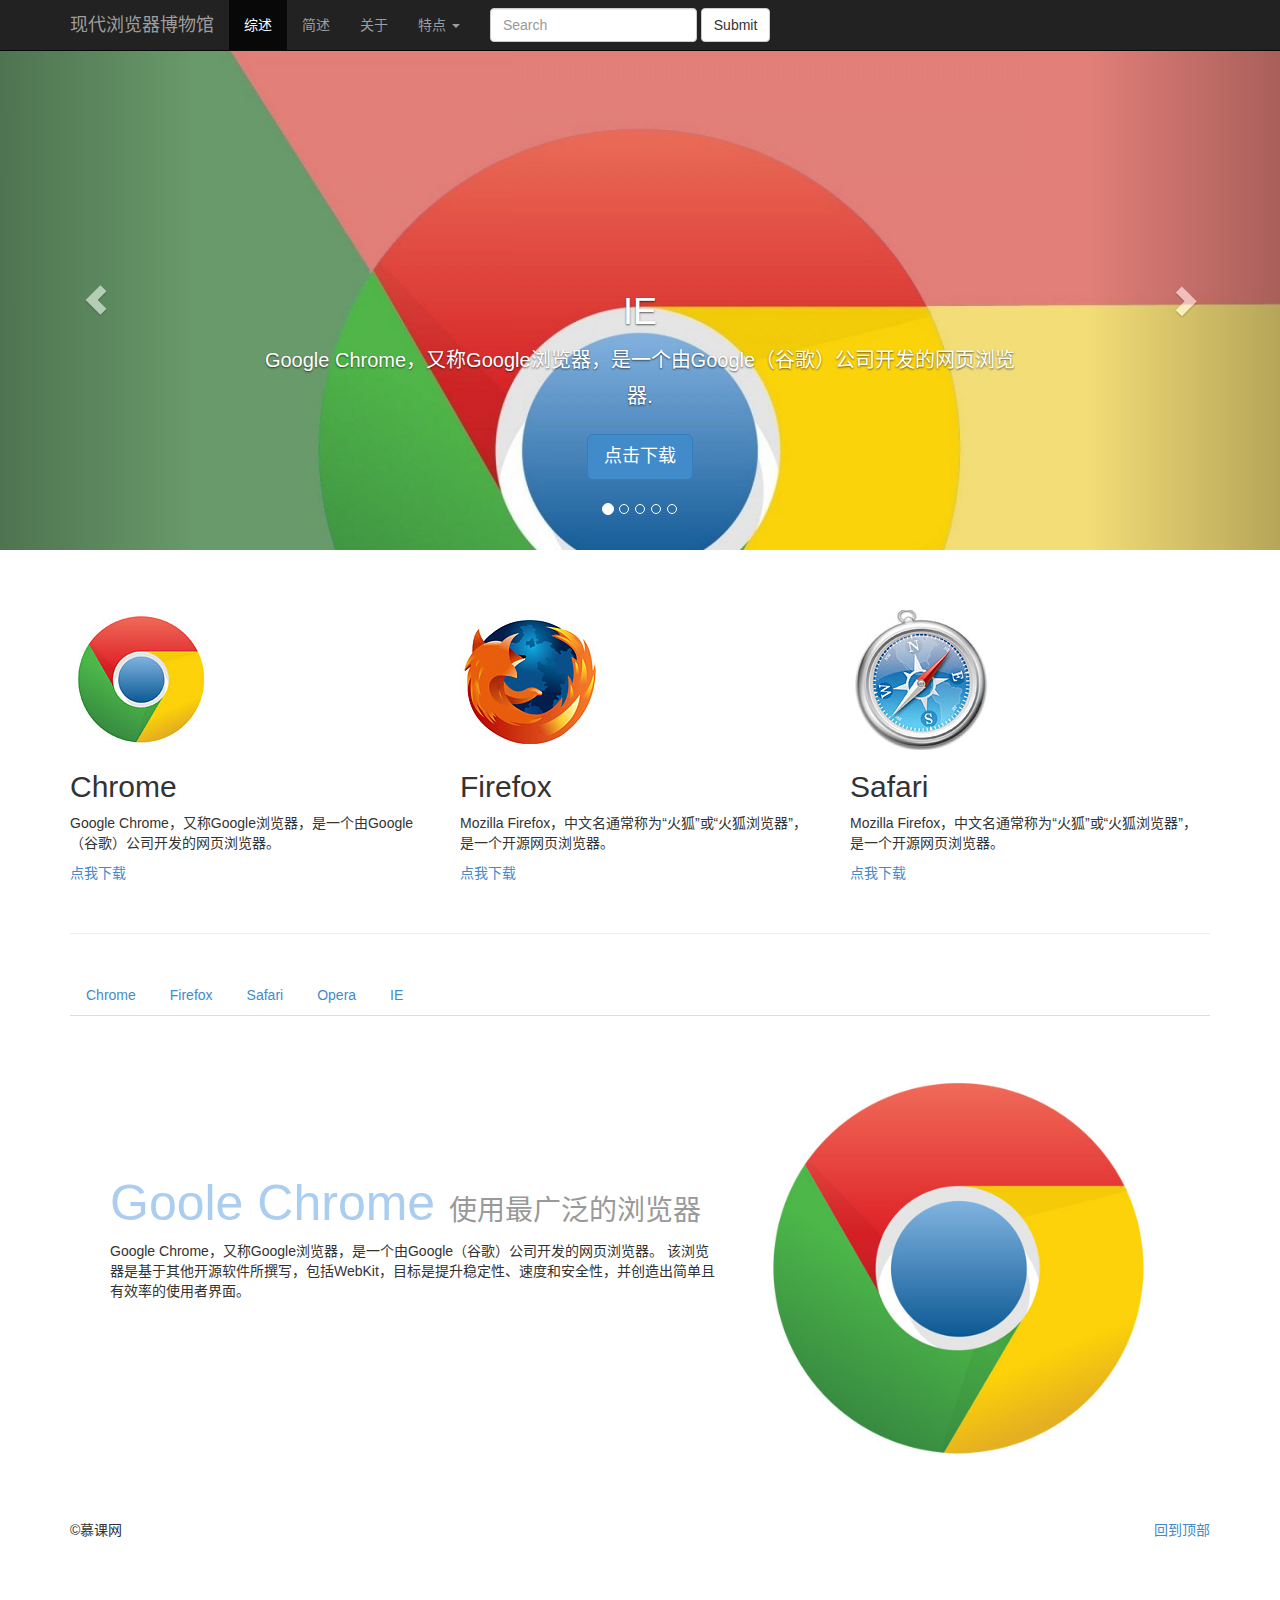
<file: grid/index.html>
<!DOCTYPE html>
<html lang="zh-CN">
  <head>
    <meta charset="utf-8">
    <meta http-equiv="X-UA-Compatible" content="IE=edge">
    <meta name="viewport" content="width=device-width, initial-scale=1">
    <title>现代浏览器博物馆</title>

    <!-- Bootstrap -->
    <link href="./css/bootstrap.min.css" rel="stylesheet">
    <!--[if lt IE 9]>
      <script src="https://oss.maxcdn.com/html5shiv/3.7.3/html5shiv.min.js"></script>
      <script src="https://oss.maxcdn.com/respond/1.4.2/respond.min.js"></script>
    <![endif]-->
    <script src="./js/jquery-3.1.1.js"></script>
    <script src="./js/bootstrap.min.js"></script>

	<style>
		body{ 
			padding-top:50px;/*导航条不遮住内容*/
			padding-bottom:50px;/*给页脚底部留一些空位*/ 
		}
		.carousel{
			height:500px;
			background-color:#000; 
			margin-bottom:60px;
		 }
		 .carousel .item{
			height:500px;
			background-color:#000; 
		 }
		 .carousel img{ width:100%; }

		 .carousel-caption p{ 
		 	margin-bottom:20px;
		 	font-size: 20px;
		 	line-height:1.8;

		  }
		  /*自定义id使栅格居中显示*/
		  .summary-container{text-align: center;}
		  hr.divider{margin:40px 0;}

		  /*选项卡自定义feature类*/
		  .feature{ padding:40px;text-align: left;}
		  .feature-heading{ font-size:50px;color:#abcdef;margin-top:120px; }/*标题*/
		  .feature-heading .text-muted{font-size:28px;color:#999;}/*副标题*/

	</style>
  </head>
  <body>
	
	<!-- nav类说明:
		默认类:
			navbar:指定为导航条;
			navbar-default:默认导航条背景为白色;
		可添加类:
			添加.navbar-fixed-top类可以让导航条固定在顶部(注意:固定的导航条会遮住页面上的内容,除非给body设置padding.导航条默认的高度是50px,比如设置:body{padding-top:70px})
			添加.navbar-inverse类可以改变导航条的外观,从默认白底变成黑底显示
	-->
	<nav class="navbar navbar-default navbar-fixed-top navbar-inverse" role="navigation">
	  <div class="container"><!--container自适应导航条  container-fluid居中,固定宽度-->
	    
	    <div class="navbar-header">
	    <!-- selfAda-小于某个值时导航条的三横下拉图标 -->
	      <button type="button" class="navbar-toggle collapsed" data-toggle="collapse" data-target="#bs-example-navbar-collapse-1">
	        <span class="sr-only">Toggle navigation</span>
	        <span class="icon-bar"></span>
	        <span class="icon-bar"></span>
	        <span class="icon-bar"></span>
	      </button>
	      <!--logo图标-->
	      <a class="navbar-brand" href="#">现代浏览器博物馆</a>
	    </div>

		<!-- 导航内容条 -->
	    <div class="collapse navbar-collapse" id="bs-example-navbar-collapse-1">
	      <ul class="nav navbar-nav">
	        <li class="active"><a href="#">综述</a></li>
	        <li><a href="#">简述</a></li>
	        <li><a href="#" data-toggle="modal" data-target="#about">关于</a></li><!--data-toggle="modal" data-target="弹出框自定义id"-->
	        <li class="dropdown"><!--二级导航-->
	          <a href="#" class="dropdown-toggle" data-toggle="dropdown">特点 <span class="caret"></span></a>
	          <ul class="dropdown-menu" role="menu">
	            <li><a href="#">Chrome浏览器</a></li>
	            <li><a href="#">Firefox浏览器</a></li>
	            <li><a href="#">Safari浏览器</a></li>
	            <li class="divider"></li>
	            <li><a href="#">OPera浏览器</a></li>
	            <li class="divider"></li>
	            <li><a href="#">IE浏览器</a></li>
	          </ul>
	        </li>
	      </ul>
	      <!-- 搜索框 -->
	      <form class="navbar-form navbar-left" role="search">
	        <div class="form-group">
	          <input type="text" class="form-control" placeholder="Search">
	        </div>
	        <button type="submit" class="btn btn-default">Submit</button>
	      </form>
	     
	    </div><!-- /.navbar-collapse -->
	  </div><!-- /.container-fluid -->
	</nav>

	<main>
		<!-- 轮播图 -->
		<div id="carousel-example-generic" class="carousel slide" data-ride="carousel">
		  <!-- 小按钮 -->
		  <ol class="carousel-indicators">
		    <li data-target="#carousel-example-generic" data-slide-to="0" class="active"></li>
		    <li data-target="#carousel-example-generic" data-slide-to="1"></li>
		    <li data-target="#carousel-example-generic" data-slide-to="2"></li>
		    <li data-target="#carousel-example-generic" data-slide-to="3"></li>
		    <li data-target="#carousel-example-generic" data-slide-to="4"></li>
		  </ol>

		  <!-- 轮播组件的内容 -->
		  <div class="carousel-inner" role="listbox">
		    <div class="item active">
		      <img src="./images/1-1.jpg" alt="...">
		      <div class="carousel-caption">
		        <h1>IE</h1>
		        <p>Google Chrome，又称Google浏览器，是一个由Google（谷歌）公司开发的网页浏览器.</p>
		        <p><a href="#" class="btn btn-lg btn-primary">点击下载</a></p>
		      </div>
		    </div>
		    <div class="item">
		      <img src="./images/1-2.jpg" alt="...">
		      <div class="carousel-caption">
		        <h1>IE</h1>
		        <p>Mozilla Firefox，中文名通常称为“火狐”或“火狐浏览器”，是一个开源网页浏览器。</p>
		        <p><a href="#" class="btn btn-lg btn-primary">点击下载</a></p>
		      </div>
		    </div>
		    <div class="item">
		      <img src="./images/1-3.jpg" alt="...">
		      <div class="carousel-caption">
		        <h1>IE</h1>
		        <p>Safari，是苹果计算机的最新操作系统Mac OS X中的浏览器</p>
		        <p><a href="#" class="btn btn-lg btn-primary">点击下载</a></p>
		      </div>
		    </div>
		    <div class="item">
		      <img src="./images/1-4.jpg" alt="...">
		      <div class="carousel-caption">
		        	<h1>Opera</h1>
		        	<p>Opera浏览器,是一款Opera Software ASA公司制作的支持多页面标签是浏览器的网络浏览器</p>
		        	<p><a href="#" class="btn btn-lg btn-primary">点击下载</a></p>
		      </div>
		    </div>
		    <div class="item">
		      <img src="./images/1-5.jpg" alt="...">
		      <div class="carousel-caption">
		        <h1>IE</h1>
		        <p>Internet Explorer，简称 IE，是微软公司推出的一款网页浏览器</p>
		        <p><a href="#" class="btn btn-lg btn-primary">点击下载</a></p>
		      </div>
		    </div>
		  </div>

		  <!-- 轮播组件的内容 -->
		  <a class="left carousel-control" href="#carousel-example-generic" role="button" data-slide="prev">
		    <span class="glyphicon glyphicon-chevron-left"></span>
		    <span class="sr-only">上一页</span>
		  </a>
		  <a class="right carousel-control" href="#carousel-example-generic" role="button" data-slide="next">
		    <span class="glyphicon glyphicon-chevron-right"></span>
		    <span class="sr-only">下一页</span>
		  </a>
		</div>

		<!-- 栅格系统 -->
		<div class="container" class="summary-container">
			<div class="row">
				<div class="col-md-4">
					<img src="./images/2-1.jpg" alt="">
					<h2>Chrome</h2>
					<p>Google Chrome，又称Google浏览器，是一个由Google（谷歌）公司开发的网页浏览器。</p>
					<p><a href="btn btn-default" role="button">点我下载</a></p>
				</div>
				<div class="col-md-4">
					<img src="./images/2-2.jpg" alt="">
					<h2>Firefox</h2>
					<p>Mozilla Firefox，中文名通常称为“火狐”或“火狐浏览器”，是一个开源网页浏览器。</p>
					<p><a href="btn btn-default" role="button">点我下载</a></p>
				</div>
				<div class="col-md-4">
					<img src="./images/2-3.jpg" alt="">
					<h2>Safari</h2>
					<p>Mozilla Firefox，中文名通常称为“火狐”或“火狐浏览器”，是一个开源网页浏览器。</p>
					<p><a href="btn btn-default" role="button">点我下载</a></p>
				</div>
			</div>
			<hr class="divider">
		</div>

		<!-- 选项卡 -->
		<div class="container" class="summary-container">
			<!-- Nav tabs  -->
			<ul class="nav nav-tabs" role="tablist">
			  <li role="presentation" class="tab-chrome"><a href="#home" role="tab" data-toggle="tab">Chrome</a></li>
			  <li role="presentation"><a href="#tab-firefox" role="tab" data-toggle="tab">Firefox</a></li>
			  <li role="presentation"><a href="#tab-Safari" role="tab" data-toggle="tab">Safari</a></li>
			  <li role="presentation"><a href="#tab-opera" role="tab" data-toggle="tab">Opera</a></li>
			  <li role="presentation"><a href="#tab-ie" role="tab" data-toggle="tab">IE</a></li>
			</ul>

			<!-- Tab panes -->
			<div class="tab-content">
			  <div role="tabpanel" class="tab-pane active" id="tab-chrome">
			  	<div class="row feature">
					<div class="col-md-7">
						<h2 class="feature-heading">Goole Chrome
						<span class="text-muted">使用最广泛的浏览器</span></h2>
						<p>Google Chrome，又称Google浏览器，是一个由Google（谷歌）公司开发的网页浏览器。 该浏览器是基于其他开源软件所撰写，包括WebKit，目标是提升稳定性、速度和安全性，并创造出简单且有效率的使用者界面。</p>
					</div>
					<div class="col-md-5">
						<img src="./images/3-1.jpg" alt="" class="feature-image img-responsive">
					</div>
				</div>
			  </div>
			  <div role="tabpanel" class="tab-pane" id="tab-firefox">
			  	<div class="row feature">
				  	<div class="col-md-5">
						<img src="./images/3-2.jpg" alt="" class="feature-image img-responsive">
					</div>
				  	<div class="col-md-7">
						<h2 class="feature-heading">Mozilla Firefox 
						<span class="text-muted">美丽的狐狸</span></h2>
						<p>Mozilla Firefox，中文名通常称为“火狐”或“火狐浏览器”，是一个开源网页浏览器， 使用Gecko引擎（非ie内核），支持多种操作系统如Windows、Mac和linux。</p>
					</div>
				</div>
			  </div>
			  <div role="tabpanel" class="tab-pane" id="tab-Safari">
			  	<div class="row feature">
				  	<div class="col-md-7">
						<h2 class="feature-heading">Safari
						<span class="text-muted">MAC用户首选</span></h2>
						<p>Safari，是苹果计算机的最新操作系统Mac OS X中的浏览器，使用了KDE的KHTML作为浏览器的运算核心。 Safari在2003年1月7日首度发行测试版，并成为Mac OS X v10.3与之后的默认浏览器，也是iPhone与IPAD和iPod touch的指定浏览器。</p>
					</div>
					<div class="col-md-5">
						<img src="./images/3-3.jpg" alt="" class="feature-image img-responsive">
					</div>
				</div>
			  </div>
			  <div role="tabpanel" class="tab-pane" id="tab-opera">
			  	<div class="row feature">
				  	<div class="col-md-5">
						<img src="./images/3-5.jpg" alt="" class="feature-image img-responsive">
					</div>
				  	<div class="col-md-7">
						<h2 class="feature-heading">OPera Firefox 
						<span class="text-muted">小众但易用</span></h2>
						<p>Opera浏览器，是一款挪威Opera Software ASA公司制作的支持多页面标签式浏览的网络浏览器。 是跨平台浏览器可以在Windows、Mac和Linux三个操作系统平台上运行。</p>
					</div>
				</div>
			  </div>
			  <div role="tabpanel" class="tab-pane" id="tab-ie">
			  	<div class="row feature">
				  	<div class="col-md-7">
						<h2 class="feature-heading">IE
						<span class="text-muted">你懂的</span></h2>
						<p>Internet Explorer，原称Microsoft Internet Explorer(6版本以前)和Windows Internet Explorer(7，8，9，10版本)， 简称IE，是美国微软公司推出的一款网页浏览器。它采用的排版引擎(俗称内核)为Trident。</p>
					</div>
					<div class="col-md-5">
						<img src="./images/3-1.jpg" alt="" class="feature-image img-responsive">
					</div>
				</div>
			  </div>
			</div>
		</div>

	</main>

	<footer class="container" class="summary-container">
		<!-- class="pull-right" bootstrap库定义的一个类,使元素向右对齐-->
		<p class="pull-right"><a href="#top">回到顶部</a></p>
		<p>&copy;慕课网</p>
	</footer>



	<!-- 弹出框/模态框/modal -->
	<div class="modal fade" id="about"><!--遮罩-->
	  <div class="modal-dialog"><!--弹出对话框-->
	    <div class="modal-content"><!--弹出框内容-->
	      <div class="modal-header">
	        <button type="button" class="close" data-dismiss="modal"><span aria-hidden="true">&times;</span><span class="sr-only">Close</span></button>
	        <h4 class="modal-title" >关于</h4>
	      </div>
	      <div class="modal-body">
	        <p>慕课网隶属于北京慕课科技中心(有限合伙)，是一家从事互联网免费教学的网络教育公司。秉承“开拓、创新、公平、分享”的精神， 将互联网特性全面的应用在教育领域，致力于为教育机构及求学者打造一站式互动在线教育品牌。</p>
	      </div>
	      <div class="modal-footer">
	        <button type="button" class="btn btn-default" data-dismiss="modal">了解了</button>
	      </div>
	    </div><!-- /.modal-content -->
	  </div><!-- /.modal-dialog -->
	</div><!-- /.modal -->



	<!-- 点击下拉菜单展示标签页 -->

    
  </body>
</html>
</file>
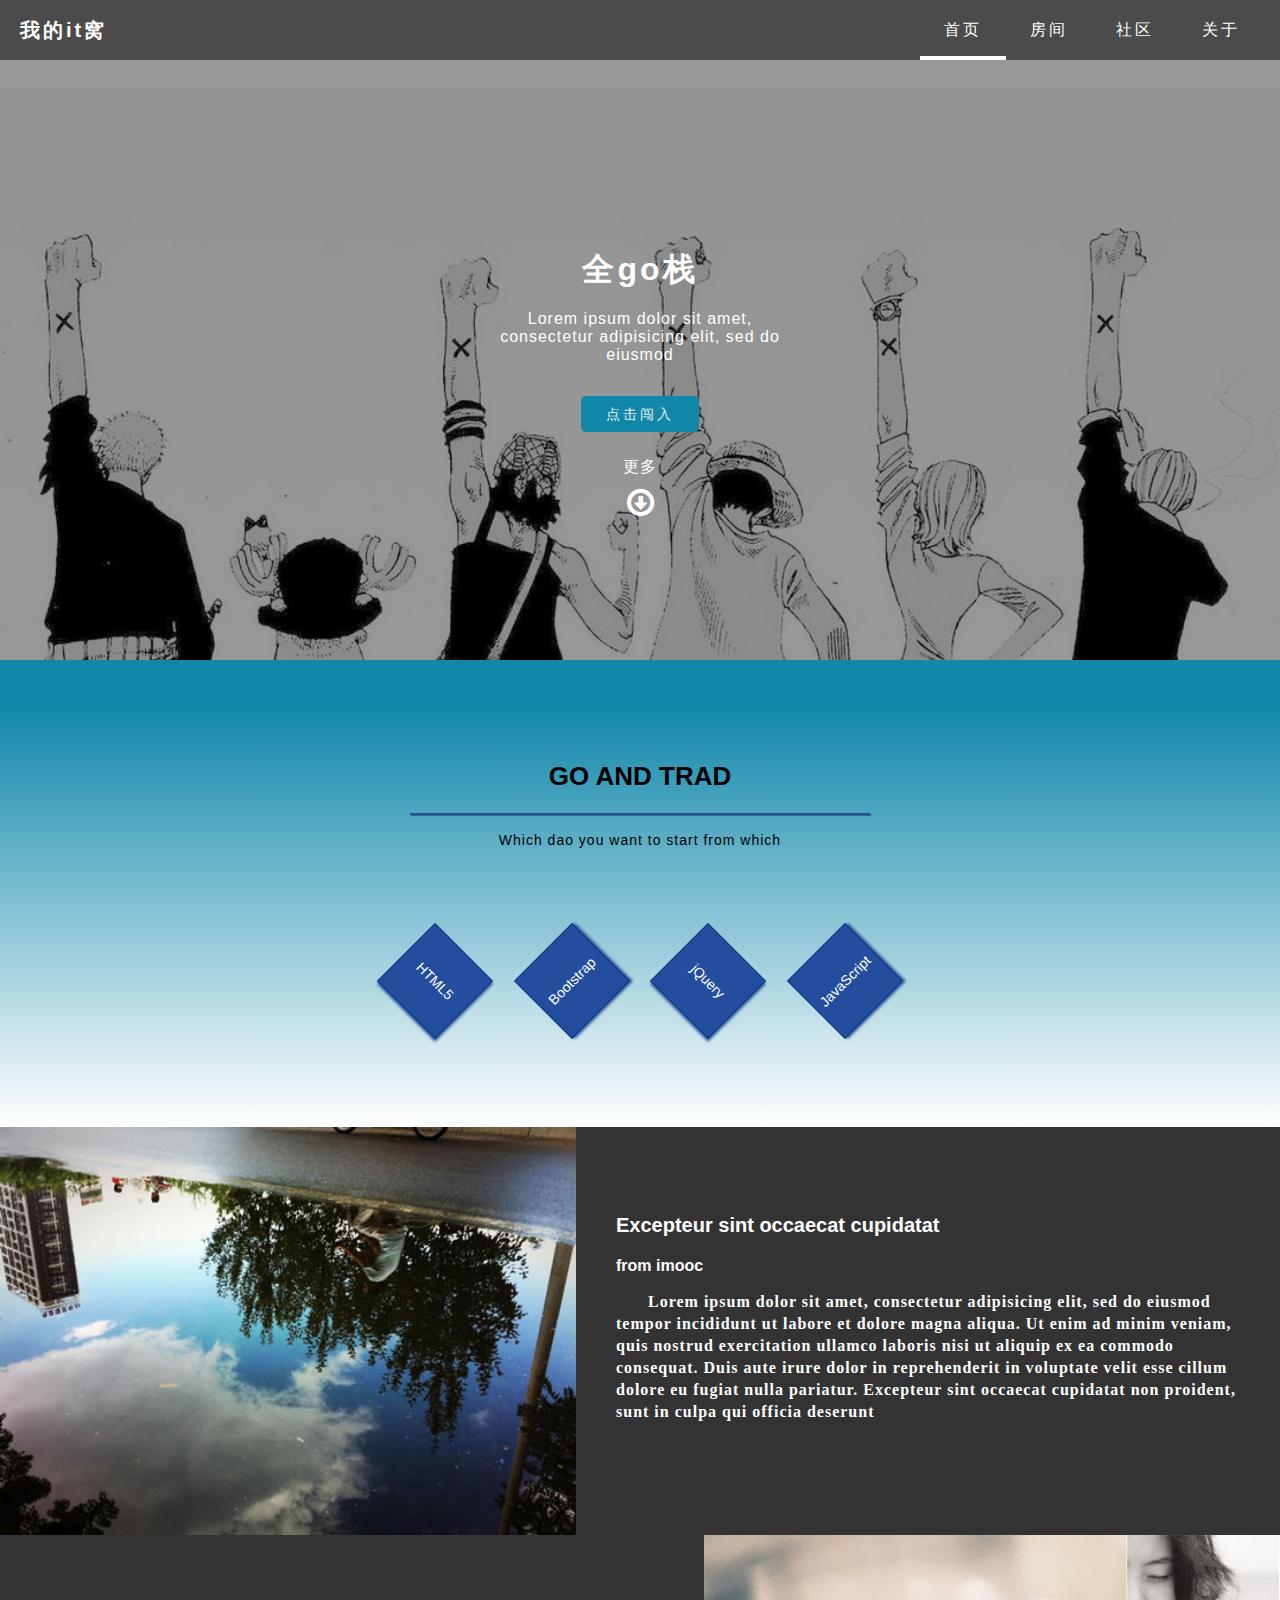
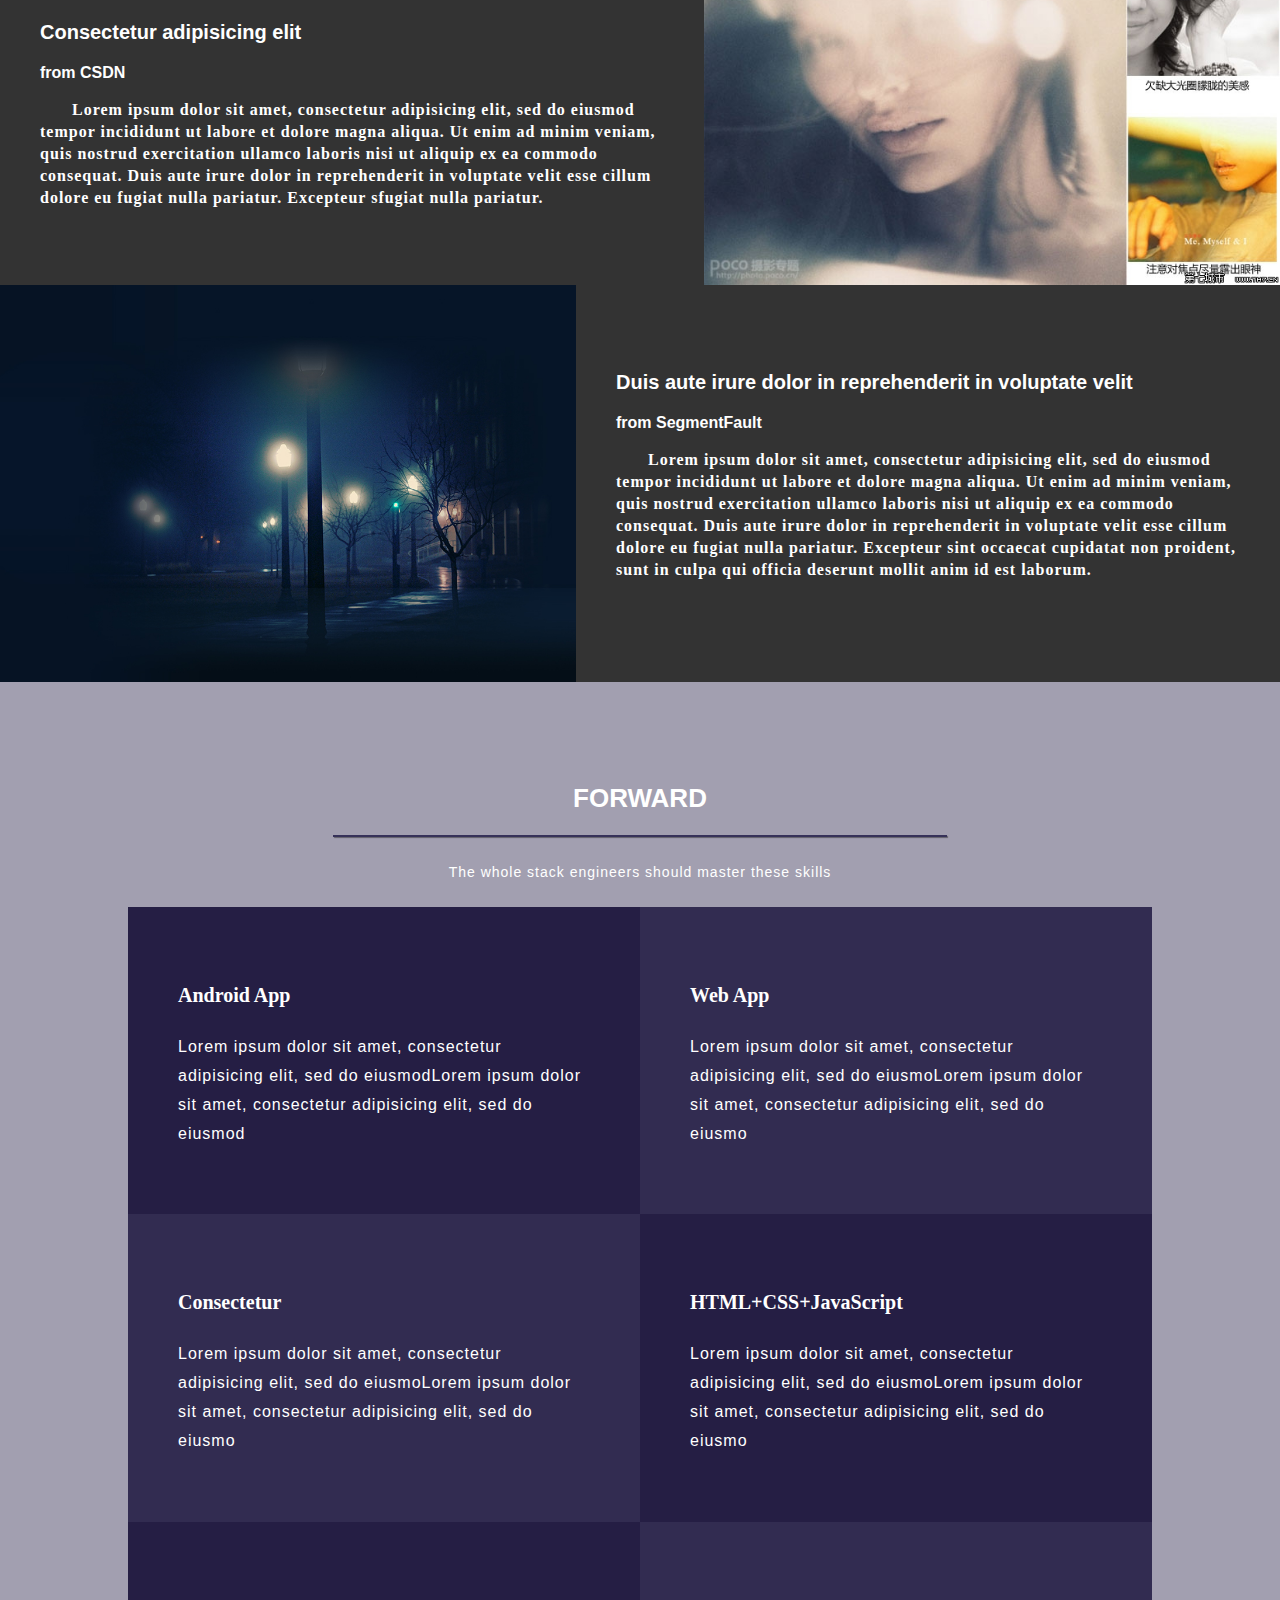
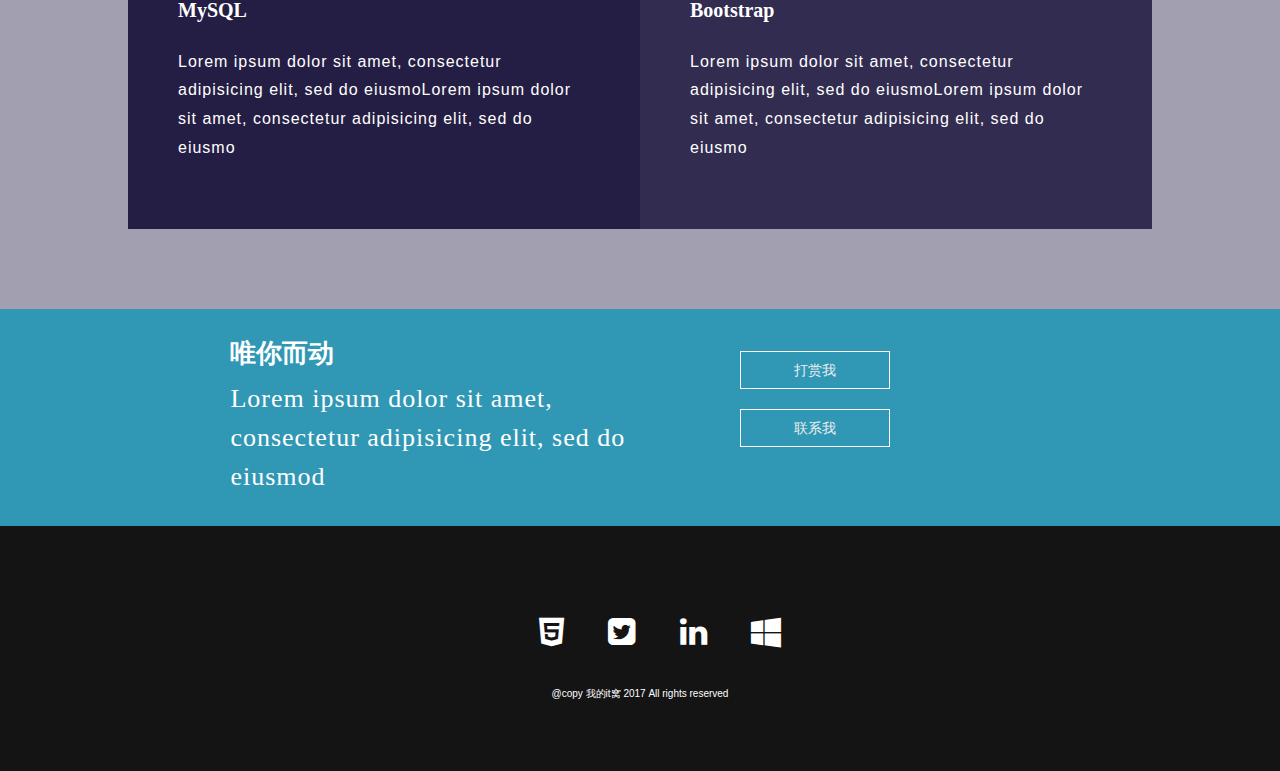
<file: itBlog/index.html>
<!DOCTYPE html>
<html>
<head>
	<meta charset="utf-8">
	<title> My Blog</title>
	<meta name="viewport" content="width=divice-width,initial-scale=1.0,minimum-scale=1.0,maximum=1.0,user-scalable=no" />
	<link rel="stylesheet" href="./css/normalize.css" type="text/css" />
	<link rel="stylesheet" href="./css/font-awesome.min.css" type="text/css" />
	<!-- <link rel="stylesheet" type="text/css" href="./css/bootstrap.css"> -->
	<link rel="stylesheet" href="./css/index.css" type="text/css" />

	<link rel="shortcut icon" href="./img/favicon.ico" />
	<link rel="bookmark" href="./img/favicon.ico" />
</head>
<body>
<div class="container">
	
<!-- 页头开始 -->
	<header>
		<nav>
			<div class="logo"><a href="./login.html">我的it窝</a></div>
			<div class="logo-r">
				<ul>
					<li><a href="index.html" class="active">首页</a></li>
					<li><a href="./article.html">房间</a></li>
					<li><a href="#">社区</a></li>
					<li><a href="#">关于</a></li>
					<li id="sidebar_trigger"><a href="#"><i class="fa fa-bars" aria-hidden="true" style="font-size: 24px;"></i></a></li>
				</ul>
				<div class="linestyle">
					<div class="lineHover" style="display: none;"></div>
				</div>
			</div>
		</nav>
		<div id="banner">
			<div class="inner">
				<h1>全go栈</h1>
				<p class="sub-heading">
					Lorem ipsum dolor sit amet, consectetur adipisicing elit, sed do eiusmod
				</p>
				<button>点击闯入</button>
				<div class="more">
					<p>更多</p>
					<div><i class="fa fa-arrow-circle-o-down fa-2x" aria-hidden="true"></i></i></div>
				</div>
			</div>
		</div>
	</header>
<!-- 页头结束 -->

<!-- 内容开始 -->
	<div class="content">
		<!-- 区块1开始 -->
		<section class="section-one">
			<div class="wrapper">
				<div class="wrapper-title">
					<h2>GO AND TRAD</h2>
					<div class="hr"></div>
					<p class="wrapper-subheading">
						Which dao you want to start from which
					</p>
				</div>
				<div class="wrapper-group">
					<span class="con">HTML5</span>
					<span class="con">Bootstrap</span>
					<span class="con">jQuery</span>
					<span class="con">JavaScript</span>
				</div>
			</div>
		</section>
		<!-- 区块1结束 -->
		<!-- 区块2开始 -->
		<section class="section-two">
			<!-- 区块1 -->
			<div class="article clearfix">
				<div class="img"><img src="./img/01.jpg"></div>
				<div class="txt">
					<h2>Excepteur sint occaecat cupidatat</h2>
					<h3 class="sub-header">from imooc</h3>
					<p>Lorem ipsum dolor sit amet, consectetur adipisicing elit, sed do eiusmod
					tempor incididunt ut labore et dolore magna aliqua. Ut enim ad minim veniam,
					quis nostrud exercitation ullamco laboris nisi ut aliquip ex ea commodo
					consequat. Duis aute irure dolor in reprehenderit in voluptate velit esse
					cillum dolore eu fugiat nulla pariatur. Excepteur sint occaecat cupidatat non
					proident, sunt in culpa qui officia deserunt </p>
				</div>
			</div>
			<div class="article">
				<div class="txt">
					<h2>Consectetur adipisicing elit</h2>
					<h3 class="sub-header">from CSDN</h3>
					<p>Lorem ipsum dolor sit amet, consectetur adipisicing elit, sed do eiusmod
					tempor incididunt ut labore et dolore magna aliqua. Ut enim ad minim veniam,
					quis nostrud exercitation ullamco laboris nisi ut aliquip ex ea commodo
					consequat. Duis aute irure dolor in reprehenderit in voluptate velit esse
					cillum dolore eu fugiat nulla pariatur. Excepteur sfugiat nulla pariatur.</p>
				</div>
				<div class="img"><img src="./img/02.jpg"></div>
			</div>
			<div class="article">
				<div class="img"><img src="./img/03.jpg"></div>
				<div class="txt">
					<h2>Duis aute irure dolor in reprehenderit in voluptate velit</h2>
					<h3 class="sub-header">from SegmentFault</h3>
					<p>Lorem ipsum dolor sit amet, consectetur adipisicing elit, sed do eiusmod
					tempor incididunt ut labore et dolore magna aliqua. Ut enim ad minim veniam,
					quis nostrud exercitation ullamco laboris nisi ut aliquip ex ea commodo
					consequat. Duis aute irure dolor in reprehenderit in voluptate velit esse
					cillum dolore eu fugiat nulla pariatur. Excepteur sint occaecat cupidatat non
					proident, sunt in culpa qui officia deserunt mollit anim id est laborum.</p>
				</div>
			</div>
		</section>
		<!-- 区块2结束 -->
		<!-- 区块3开始 -->
		<section class="section-three">
			<div class="wrapper">
				<div class="wrapper-title">
					<h2>FORWARD</h2>
					<div class="hr"></div>
					<p class="wrapper-subheading">
						The whole stack engineers should master these skills
					</p>
				</div>
				<div class="card-group clearfix">
					<div class="card">
						<div>
						<h3>Android App</h3>
						<p>Lorem ipsum dolor sit amet, consectetur adipisicing elit, sed do eiusmodLorem ipsum dolor sit amet, consectetur adipisicing elit, sed do eiusmod</p>
						</div>
					</div>
					<div class="card">
						<div>
						<h3>Web App</h3>
						<p>Lorem ipsum dolor sit amet, consectetur adipisicing elit, sed do eiusmoLorem ipsum dolor sit amet, consectetur adipisicing elit, sed do eiusmo</p>
						</div>
					</div>
					<div class="card">
						<div>
						<h3>Consectetur</h3>
						<p>Lorem ipsum dolor sit amet, consectetur adipisicing elit, sed do eiusmoLorem ipsum dolor sit amet, consectetur adipisicing elit, sed do eiusmo</p>
						</div>
					</div>
					<div class="card">
						<div>
						<h3>HTML+CSS+JavaScript</h3>
						<p>Lorem ipsum dolor sit amet, consectetur adipisicing elit, sed do eiusmoLorem ipsum dolor sit amet, consectetur adipisicing elit, sed do eiusmo</p>
						</div>
					</div>
					<div class="card">
						<div>
						<h3>MySQL</h3>
						<p>Lorem ipsum dolor sit amet, consectetur adipisicing elit, sed do eiusmoLorem ipsum dolor sit amet, consectetur adipisicing elit, sed do eiusmo</p>
						</div>
					</div>
					<div class="card">
						<div>
						<h3>Bootstrap</h3>
						<p>Lorem ipsum dolor sit amet, consectetur adipisicing elit, sed do eiusmoLorem ipsum dolor sit amet, consectetur adipisicing elit, sed do eiusmo</p>
						</div>
					</div>
				</div>
			</div>
		</section>
		<!-- 区块3结束 -->
		<!-- 区块4开始 -->
		<section class="section-four">
			<div class="wrapper clearfix">
				<div class="four-l">
					<h3>唯你而动</h3>
					<p>Lorem ipsum dolor sit amet, consectetur adipisicing elit, sed do eiusmod
				</p>
				</div>
				<div class="four-r">
					<button class="four-t">打赏我</button>
					<button class="four-b">联系我</button>
				</div>
			</div>
		</section>
		<!-- 区块4结束 -->
	</div>
<!-- 内容结束 -->

<!-- 页脚开始 -->
	<footer>
		<ul class="footer-block">
			<li class="fa fa-html5 fa-2x" aria-hidden="true"></li>
			<li class="fa fa-twitter-square fa-2x" aria-hidden="true"></li>
			<li class="fa fa-linkedin fa-2x" aria-hidden="true"></li>
			<li class="fa fa-windows fa-2x" aria-hidden="true"></li>
		</ul>
		<div class="copy">
			@copy 我的it窝 2017 All rights reserved
		</div>
	</footer>
<!-- 页脚结束 -->
</div>

<!-- 侧栏 -->
<div id="mask"></div>
<div id="sidebar">
	<ul>
		<li><a href="./index.html">首页</a></li>
		<li><a href="./article.html">房间</a></li>
		<li><a href="#">社区</a></li>
		<li><a href="#">关于</a></li>
	</ul>
</div>
<button id="back-top">返回顶部</button>

<script src="./js/jquery-3.1.1.min.js"></script>
<script src="./js/index.js"></script>
<script src="./js/easing.min.js"></script>

</body>
</html>
</file>
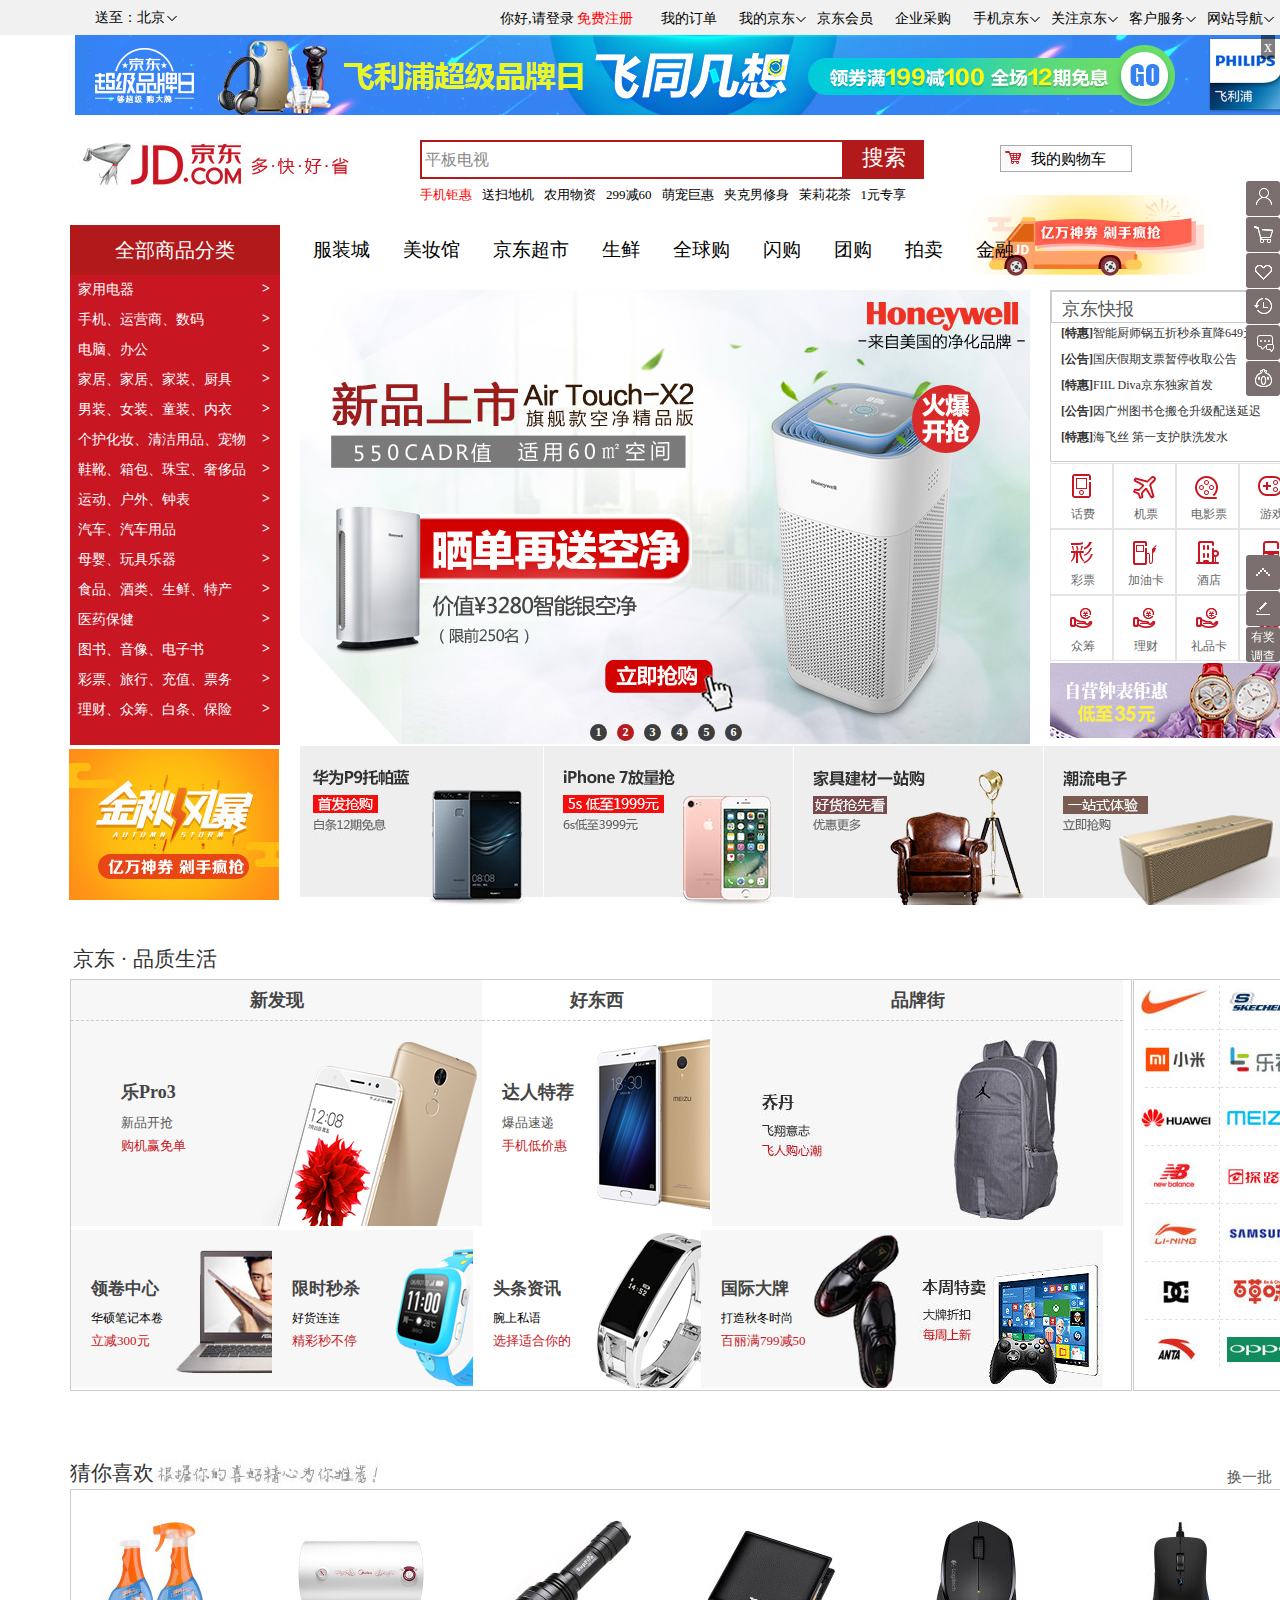
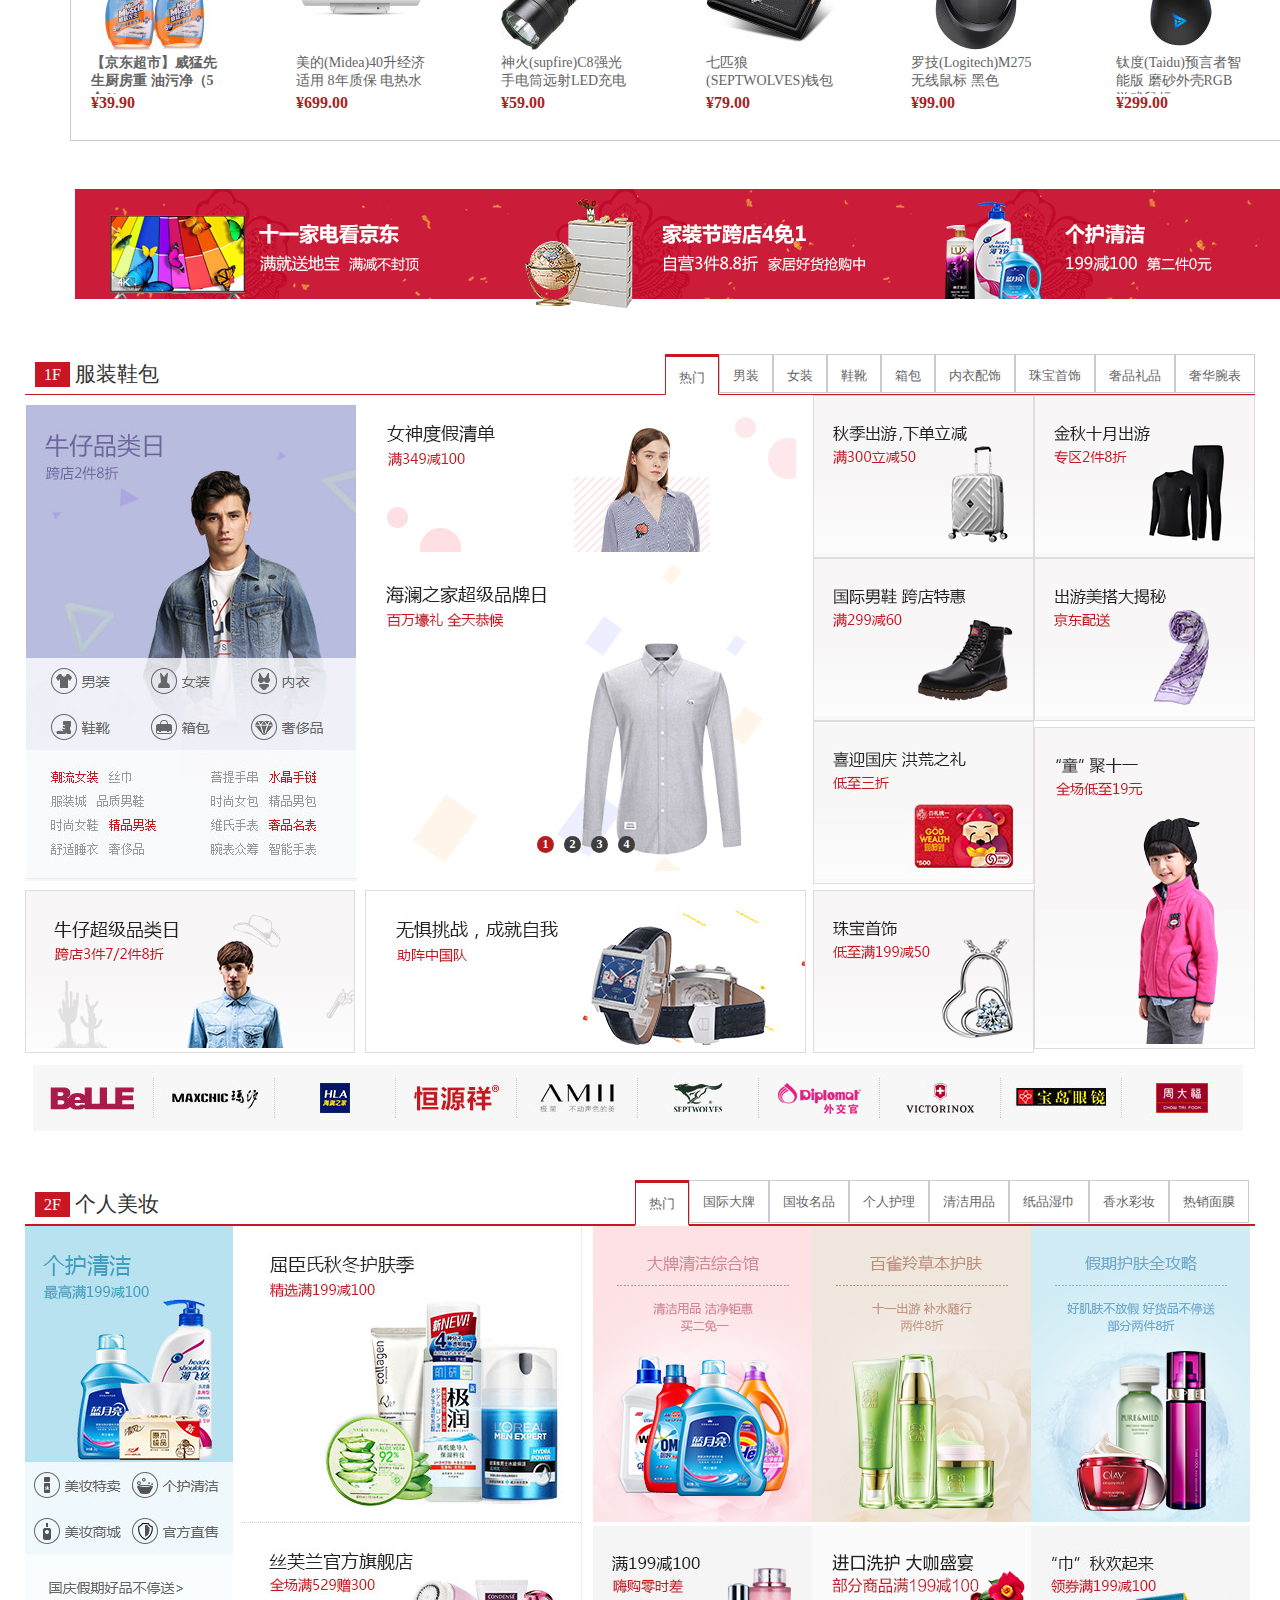
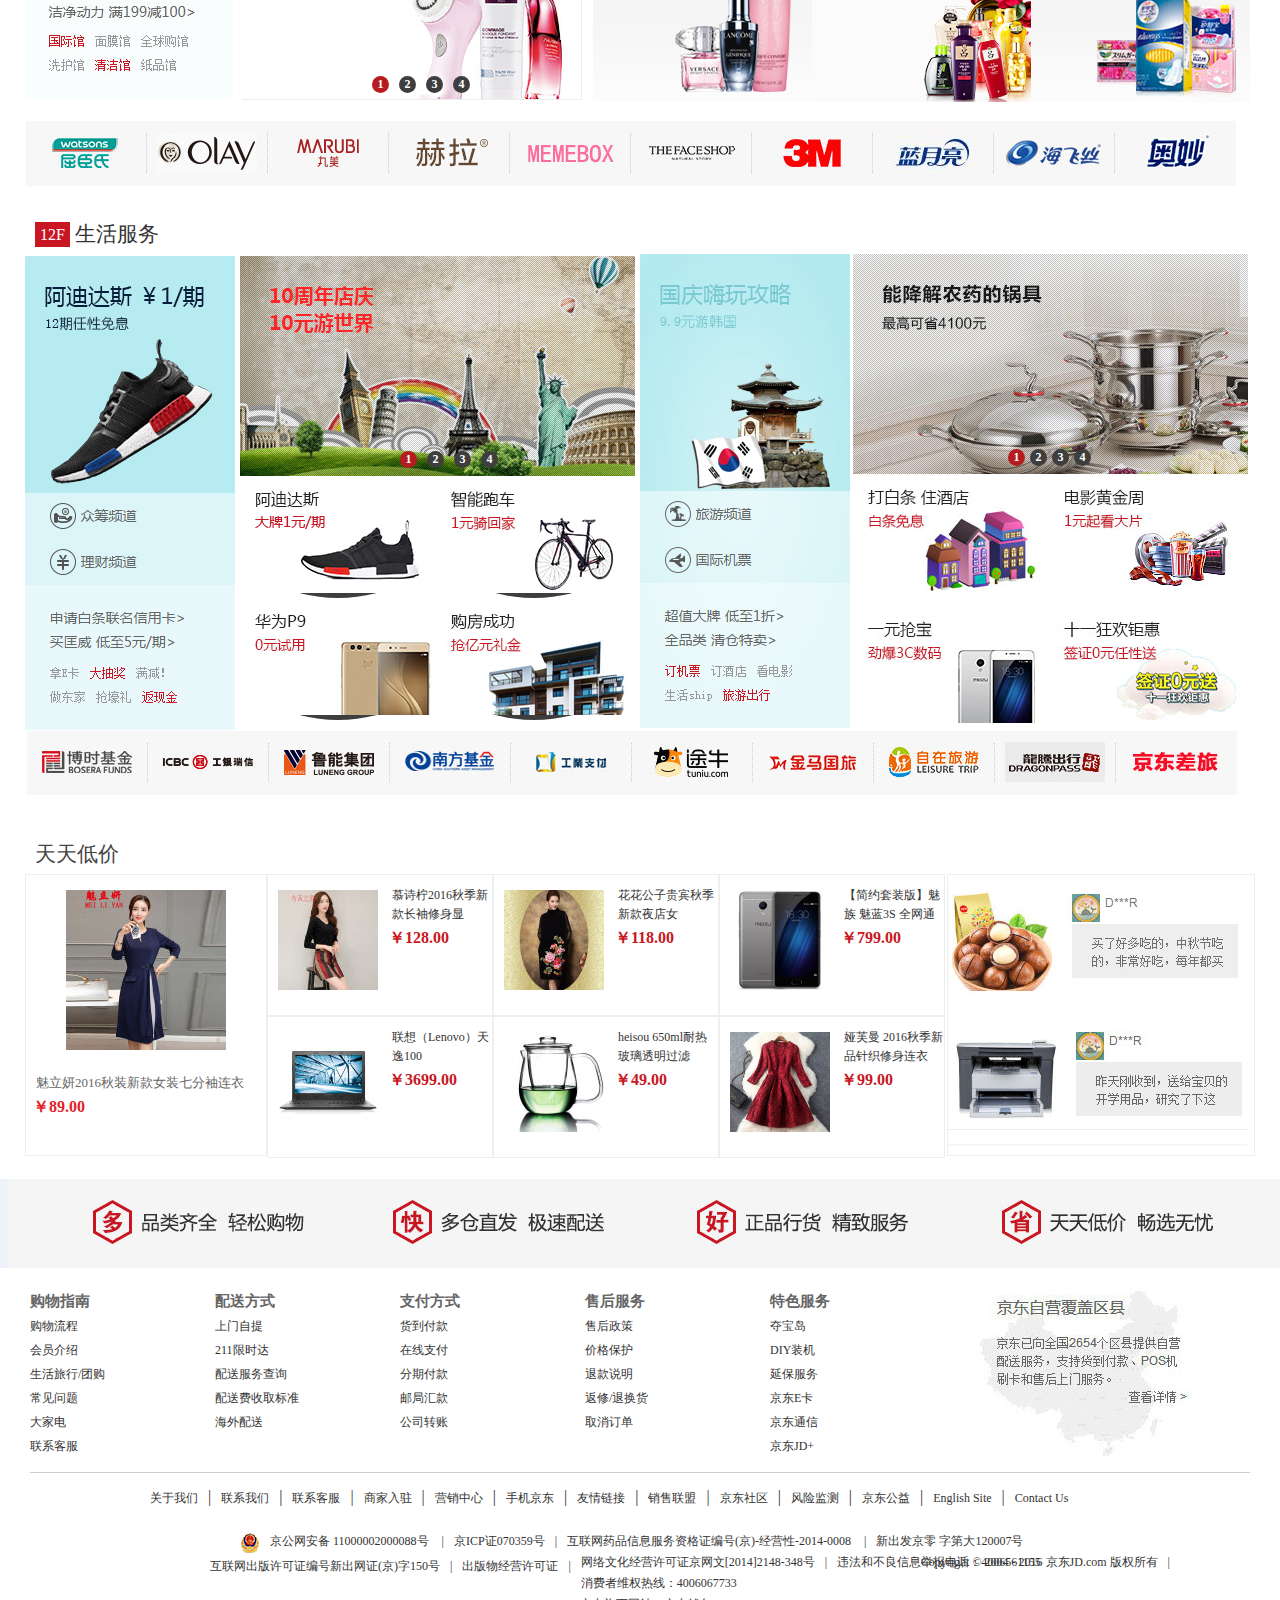
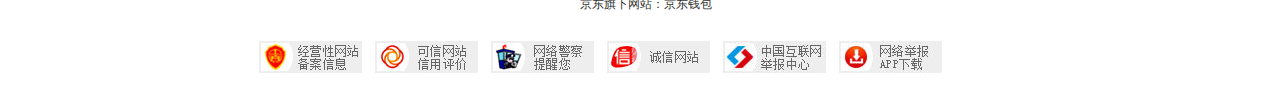
<file: jd/index.html>
<!DOCTYPE html>
<html>
<head>
	<meta charset="utf-8" />
	<title>京东(JD.COM)-综合网购首选-正品低价、品质保障、配送及时、轻松购物！</title>

	<link rel="stylesheet" type="text/css" href="./style.css">
	<script type="text/javascript" src="move.js"></script>
</head>
<body>
	<!--导航栏开始-->
	<div id="nav">
		<div id="send">送至：<span id="address">北京<span><span id="jiantou"
		></span></div>
		<span id="login" ><a id="a1" href="#" >你好,请登录</a>
			<a id="a2" href="#" >免费注册</a>
		</span>
		<div id="under">
			<ul id="ul1">
				<li  ><a href="#" style="color:#fff;background-color:#B61D1D;">北京</a></li>
				<li><a href="#">上海</a></li><li><a href="#">天津</a></li><li><a href="#">重庆</a></li><li><a href="#">河北</a></li><li><a href="#">山西</a></li><li><a href="#">河南</a></li><li><a href="#">辽宁</a></li><li><a href="#">吉林</a></li><li><a href="#">黑龙</a></li><li><a href="#">内蒙古</a></li><li><a href="#">江苏</a></li><li><a href="#">山东</a></li><li><a href="#">安徽</a></li><li><a href="#">浙江</a></li><li><a href="#">福建</a></li><li><a href="#">湖北</a></li><li><a href="#">湖南</a></li><li><a href="#">江西</a></li><li><a href="#">四川</a></li><li><a href="#">海南</a></li><li><a href="#">贵州</a></li><li><a href="#">云南</a></li><li><a href="#">西藏</a></li><li><a href="#">陕西</a></li><li><a href="#">甘肃</a></li><li><a href="#">青海</a></li><li><a href="#">宁夏</a></li><li><a href="#">吉林</a></li><li><a href="#">新疆</a></li><li><a href="#">台湾</a></li><li><a href="#">香港</a></li><li><a href="#">澳门</a></li><li><a href="#">钓鱼岛</a></li><li><a href="#">海外</a></li>
			</ul>
		</div>
		<div id="list">
			<ul id="ul2">
				<li><a href="#" >我的订单</a></li>
				<li id="myJD"><a href="#">我的京东<span id="jiantou1"
		></span></a></li>
				<img id="myJD1"src="imges/2.jpg" >
				<li><a href="#">京东会员</a></li>
				<li><a href="#">企业采购</a></li>
				<li id="phoneJD"><a href="#" >手机京东<span id="jiantou2"
		></span></a></li>
				<img id="phoneJD1"src="imges/3.jpg" >
				<li id="Rdcode"><a href="#" >关注京东<span id="jiantou3"
		></span></a></li>
				<img id="Rdcode1"src="imges/4.jpg" >
				<li id="server"><a href="#" >客户服务<span id="jiantou4"
		></span></a></li>
				<img id="server1"src="imges/5.jpg" >
				<li id="daohang"><a href="#" >网站导航<span id="jiantou5"
		></span></a></li>
				<img id="daohang1"src="imges/6.jpg" >
			</ul>
		</div>
	</div>
	<!--导航栏结束-->
	<!--广告牌开始-->
		<div id="guanggao"> 
			<img src="imges/guanggao.jpg">
			<a href="#" id="a">x</a>
		</div>
	<!--广告牌结束-->
	<!--搜索框开始-->
	<div id="second"> 
	<img src="imges/7.jpg">

		<div id="search">
			<p id="p">平板电视</p>
			<input type="text" id="text">
			<span><a href="#">搜索</a></span>
		</div>
		<ul id="ul3"> 
			<li><a href="#" style="color:#f00">手机钜惠</a></li>
			<li><a href="#">送扫地机</a></li>
			<li><a href="#">农用物资</a></li>
			<li><a href="#">299减60</a></li>
			<li><a href="#">萌宠巨惠</a></li>
			<li><a href="#">夹克男修身</a></li>
			<li><a href="#">茉莉花茶</a></li>
			<li><a href="#">1元专享</a></li>
		</ul>

		<div id="mycar">
		<div id="mycar1">
			<img src="imges/car.jpg">
			<a href"#">我的购物车</a>
		</div>
		<img src="imges/nocar.jpg" id="nocar">
		</div>
	</div>
	<!--搜索框结束-->
	<!--main开始-->
	<main>
		<div id="mainDH">
			<a href="#" id="fenL">全部商品分类</a>
			<ul id="ul4">
				<li><a href="#">服装城</a></li>
				<li><a href="#">美妆馆</a></li>	
				<li><a href="#">京东超市</a></li>
				<li><a href="#">生鲜</a></li>
				<li><a href="#">全球购</a></li>
				<li><a href="#">闪购</a></li>	
				<li><a href="#">团购</a></li>
				<li><a href="#">拍卖</a></li>
				<li><a href="#">金融</a></li>		
			</ul>
			<img src="imges/car2.jpg">
		</div>
		<div id="main-one">
			<ul id="ul5">
				<a href="#"><li>家用电器<span>&gt;<span></li></a>
				<a href="#"><li>手机、运营商、数码<span>&gt;<span></li></a>
				<a href="#"><li>电脑、办公<span>&gt;<span></li></a>
				<a href="#"><li>家居、家居、家装、厨具<span>&gt;<span></li></a>
				<a href="#"><li>男装、女装、童装、内衣<span>&gt;<span></li></a>
				<a href="#"><li>个护化妆、清洁用品、宠物<span>&gt;<span></li></a>
				<a href="#"><li>鞋靴、箱包、珠宝、奢侈品<span>&gt;<span></li></a>
				<a href="#"><li>运动、户外、钟表<span>&gt;<span></li></a>
				<a href="#"><li>汽车、汽车用品<span>&gt;<span></li></a>
				<a href="#"><li>母婴、玩具乐器<span>&gt;<span></li></a>
				<a href="#"><li>食品、酒类、生鲜、特产<span>&gt;<span></li></a>
				<a href="#"><li>医药保健<span>&gt;<span></li></a>
				<a href="#"><li>图书、音像、电子书<span>&gt;<span></li></a>
				<a href="#"><li>彩票、旅行、充值、票务<span>&gt;<span></li></a>
				<a href="#"><li>理财、众筹、白条、保险<span>&gt;<span></li></a>
				<img id="come1" style="margin-left:210px; margin-top:-465px;display:none;z-index=-1" src="imges/main1.jpg">
				<img id="come1" style="margin-left:210px; margin-top:-465px;display:none;index=-1" src="imges/main2.jpg">
				<img id="come1" style="margin-left:210px; margin-top:-465px;display:none;index=-1" src="imges/main3.jpg">
				<img id="come1" style="margin-left:210px; margin-top:-465px;display:none;index=-1" src="imges/main4.jpg">
				<img id="come1" style="margin-left:210px; margin-top:-465px;display:none;index=-1" src="imges/main5.jpg">
				<img id="come1" style="margin-left:210px; margin-top:-465px;display:none;index=-1" src="imges/main6.jpg">
				<img id="come1" style="margin-left:210px; margin-top:-465px;display:none;index=-1" src="imges/main1.jpg">
				<img id="come1" style="margin-left:210px; margin-top:-465px;display:none;index=-1" src="imges/main2.jpg">
				<img id="come1" style="margin-left:210px; margin-top:-465px;display:none;index=-1" src="imges/main3.jpg">
				<img id="come1" style="margin-left:210px; margin-top:-465px;display:none;index=-1" src="imges/main4.jpg">
				<img id="come1" style="margin-left:210px; margin-top:-465px;display:none;index=-1" src="imges/main5.jpg">
				<img id="come1" style="margin-left:210px; margin-top:-465px;display:none;index=-1" src="imges/main6.jpg">
				<img id="come1" style="margin-left:210px; margin-top:-465px;display:none;index=-1" src="imges/main4.jpg">
				<img id="come1" style="margin-left:210px; margin-top:-465px;display:none;index=-1" src="imges/main5.jpg">
				<img id="come1" style="margin-left:210px; margin-top:-465px;display:none;index=-1" src="imges/main6.jpg">
			</ul>
			
			<!--轮播图-->
			<div id="container" >
				<div id="list1" style="left:-730px; width:5896px;height: 454px;position: absolute;" >
					<img src="imges/lunbo6.jpg" alt="1" /><img src="imges/lunbo1.jpg" alt="1" /><img src="imges/lunbo2.jpg" alt="2" /><img src="imges/lunbo3.jpg" alt="3" /><img src="imges/lunbo4.jpg" alt="4" /><img src="imges/lunbo5.jpg" alt="5" /><img src="imges/lunbo6.jpg" alt="6" /><img src="imges/lunbo1.jpg" alt="6" />
				</div>
			
				<div id="buttons">
					<span index="1" class="on">1</span>
					<span index="2">2</span>
					<span index="3">3</span>
					<span index="4">4</span>
					<span index="5">5</span>
					<span index="6">6</span>

				</div>
				<a href="javascript:;" id="prev" class="arrow">&lt;</a>
				<a href="javascript:;" id="next" class="arrow">&gt;</a>
		
			</div>
			<!--轮播图-->
			<div id="main-right">
				<div id="right-top">
					<div id="top">京东快报<a href="#">更多&nbsp;&gt;</a></div>
					<ul>
						<li><a href="#"><span>[特惠]</span>智能厨师锅五折秒杀直降649元</a></li>
						<li><a href="#"><span>[公告]</span>国庆假期支票暂停收取公告</a></li>
						<li><a href="#"><span>[特惠]</span>FIIL Diva京东独家首发</a></li>
						<li><a href="#"><span>[公告]</span>因广州图书仓搬仓升级配送延迟</a></li>
						<li><a href="#"><span>[特惠]</span>海飞丝 第一支护肤洗发水</a></li>
					</ul>
				</div>
				<div id="mid">
					<ul>
						<li><a href="javascript:;"><span class="mid1"></span><p>话费</p></a></li>
						<li><a href="javascript:;"><span class="mid2"></span><p>机票</p></a></li>
						<li><a href="javascript:;"><span class="mid3"></span><p>电影票</p></a></li>
						<li><a href="javascript:;"><span class="mid4"></span><p>游戏</p></a></li>
						<li><a href="javascript:;"><span class="mid5"></span><p>彩票</p></a></li>
						<li><a href="javascript:;"><span class="mid6"></span><p>加油卡</p></a></li>
						<li><a href="javascript:;"><span class="mid7"></span><p>酒店</p></a></li>
						<li><a href="javascript:;"><span class="mid8"></span><p>火车票</p></a></li>
						<li><a href="javascript:;"><span class="mid9"></span><p>众筹</p></a></li>
						<li><a href="javascript:;"><span class="mid9"></span><p>理财</p></a></li>
						<li><a href="javascript:;"><span class="mid9"></span><p>礼品卡</p></a></li>
						<li><a href="javascript:;"><span class="mid9"></span><p>白条</p></a></li>
					</ul>
				</div>
				<img src="imges/8.jpg" >
			</div>
		</div>

		<!--底部开始-->
			<div id="main-bottom">
				<div id="left"><a href="#"><img src="imges/9.jpg"></a></div>
				<div id="right">
					
					<ul id="newBottom" style="left:-993px;">
						
						<li><a href="#"><img src="imges/main-top.jpg"></a></li>
						<li><a href="#"><img src="imges/85.jpg"></a></li>
						<li><a href="#"><img src="imges/87.jpg"></a></li>
						<li><a href="#"><img src="imges/main-top.jpg"></a></li>
					</ul>
					<a href="javascript:;" id="prev1" >&lt;</a>
					<a href="javascript:;" id="next1" >&gt;</a>
				</div>
			</div>
		<!--底部结束-->

		<!--品质生活开始-->
		<div id="life">
			<span id="span1">京东 · 品质生活</span>
			<div id="life-main">
				<div id="new">
					<span>新发现</span>
					<img src="imges/14.jpg">
					<p id="p1">乐Pro3<p>
					<p id="p2">新品开抢<p>
					<p id="p3">购机赢免单<p>
				</div>
				<div id="good">
					<span>好东西</span>
					<img src="imges/15.jpg">
					<p id="p1">达人特荐<p>
					<p id="p2">爆品速递<p>
					<p id="p3">手机低价惠<p>
				</div>
				<div id="jdan">
					<span>品牌街</span>
					<img src="imges/18.jpg">
				</div>
				<ul id="ul6">
					<li><img src="imges/19.jpg">
						<p id="p1">领卷中心<p>
						<p id="p2">华硕笔记本卷<p>
						<p id="p3">立减300元<p>
					</li>
					<li><img src="imges/20.jpg">
						<p id="p1">限时秒杀<p>
						<p id="p2">好货连连<p>
						<p id="p3">精彩秒不停<p>
					</li>
					<li><img src="imges/21.jpg">
						<p id="p1">头条资讯<p>
						<p id="p2">腕上私语<p>
						<p id="p3">选择适合你的<p>
					</li>
					<li><img src="imges/22.jpg">
						<p id="p1">国际大牌<p>
						<p id="p2">打造秋冬时尚<p>
						<p id="p3">百丽满799减50<p>
					</li>
					<li><img src="imges/23.jpg" ></li>
				</ul>
			</div>
			<div id="right"> 
			<a href="#"><img src="imges/24.jpg"style="margin-top:-20px;"></a>
			</div>
		</div>
		<!--品质生活结束-->
	
		<!--猜你喜欢开始-->
		<div id="like">
			<div id="like1">
				<span id="span1">猜你喜欢</span><img src="imges/like.jpg" >
				<span id="span2">换一批<img src="imges/更新.png" style="width:18px;"><img id="ttwo" src="imges/更新 (2).png" ></span>
			</div>
			<div id="like2" >
				<ul id="like3">
					<li>
						<ul>
							<li>
								<a href="#"><img src="imges/26.jpg"></a>

								<a href="#"><span style="font-weight:800">
								【京东超市】威猛先生厨房重 油污净（5合1）</span></a>
								<p>¥39.90</p>
								
							</li>
							<li>
								<a href="#"><img src="imges/27.jpg"></a>
								<br>
								<a href="#"><span>美的(Midea)40升经济适用 8年质保 电热水</span></a>
								<p>¥699.00</p>
								
							</li>
							<li>
								<a href="#"><img src="imges/28.jpg"></a>
								<a href="#"><span>神火(supfire)C8强光手电筒远射LED充电</span></a>
								<p>¥59.00</p>
							</li>
							<li>
								<a href="#"><img src="imges/29.jpg"></a>
								<a href="#"><span>七匹狼(SEPTWOLVES)钱包</span></a>
								<p>¥79.00</p>
							</li>
							<li>
								<a href="#"><img src="imges/30.jpg"></a>
								<a href="#"><span>罗技(Logitech)M275无线鼠标 黑色</span></a>
								<p>¥99.00</p>
							</li>
							<li>
								<a href="#"><img src="imges/31.jpg"></a>
								<a href="#"><span>钛度(Taidu)预言者智能版 磨砂外壳RGB游戏鼠标</span></a>
								<p>¥299.00</p>
							</li>
						</ul>
					</li>
					<li style="margin-top:-6px;"><a href="#"><img src="imges/88.jpg" style="width:1280px;"></a></li>
					<li style="margin-top:-6px;"><a href="#"><img src="imges/89.jpg" style="width:1280px;"></a></li>
					<li style="margin-top:-6px;"><a href="#"><img src="imges/90.jpg" style="width:1270px;"></a></li>
				</ul>
			</div>
			
		</div>

		<!--猜你喜欢结束-->
		
		<!--广告图开始-->
		<div id="pic">
			<ul>
				<li><a href="#"><img src="imges/38.jpg"></a></li>
				<li><a href="#"><img src="imges/39.jpg"></a></li>
				<li><a href="#"><img src="imges/40.jpg"></a></li>
			</ul>

		</div>
		<!--广告图结束-->		

		<!--1L服装鞋包开始-->
			<div id="firFloor">
				<div id="firHead">
					<div id="FF">1F</div>
					<span>服装鞋包</span>
					
					<ul id="firheadRight">
						<li class="FFF"><a href="#">热门</a></li>
						<li  class=""><a href="#">男装</a></li>
						<li  class=""><a href="#">女装</a></li>
						<li  class=""><a href="#">鞋靴</a></li>
						<li  class=""><a href="#">箱包</a></li>
						<li  class=""><a href="#">内衣配饰</a></li>
						<li  class=""><a href="#">珠宝首饰</a></li>
						<li  class=""><a href="#">奢品礼品</a></li>
						<li  class=""><a href="#">奢华腕表</a></li>
						<img src="imges/2.png" style="position:absolute;right:0px;top:41px; display:none; z-index:999">
						<img src="imges/3.png" style="position:absolute;right:0px;top:41px; display:none;z-index:999 ">
						<img src="imges/4.png" style="position:absolute;right:0px;top:41px; display:none;z-index:999">
						<img src="imges/5.png" style="position:absolute;right:0px;top:41px; display:none;z-index:999">
						<img src="imges/6.png" style="position:absolute;right:0px;top:41px; display:none;z-index:999">
						<img src="imges/7.png" style="position:absolute;right:0px;top:41px; display:none;z-index:999">
						<img src="imges/8.png" style="position:absolute;right:0px;top:41px; display:none;z-index:999">
						<img src="imges/9.png" style="position:absolute;right:0px;top:41px; display:none;z-index:999">
					</ul>
				</div>
				<div id="firTop">
					<img  id="firPic"src="imges/41.jpg" style="margin-top:10px;">
					<i class="light" id="i"></i>
					<div id="middle" style="border-top:1px solid ##C81623;position:relative;top:40px;height:500px;">
					<div id="left">
						<img src="imges/42.jpg">
						<div id="lun1">
						
							<ul id="gun1" style="left:-439px;">
								<li><a href="#"><img src="imges/1lun4.jpg" alt="1"></a></li>
								<li><a href="#"><img src="imges/1lun1.jpg" alt="1"></a></li>
								<li><a href="#"><img src="imges/1lun2.jpg" alt="2"></a></li>
								<li><a href="#"><img src="imges/1lun3.jpg" alt="3"></a></li>
								<li><a href="#"><img src="imges/1lun4.jpg" alt="4"></a></li>
								<li><a href="#"><img src="imges/1lun1.jpg" alt="4"></a></li>
								
							</ul>
							<div id="buttons1">
								<span index="1" class="on1">1</span>
								<span index="2">2</span>
								<span index="3">3</span>
								<span index="4">4</span>
								

							</div>
							<a href="javascript:;" id="prev2" class="arrow1">&lt;</a>
						<a href="javascript:;" id="next2" class="arrow1">&gt;</a>
				
						</div>
					</div>
					<div id="right">
						<ul>
							<li><a href="#"><img src="imges/43.jpg"></a></li>
							<li><a href="#"><img src="imges/44.jpg"></a></li>
							<li><a href="#"><img src="imges/45.jpg"></a></li>
							<li><a href="#"><img src="imges/46.jpg"></a></li>
							<li><a href="#"><img src="imges/47.jpg"></a></li>
							
						</ul>
					</div>
				</div>
				<div id="firMid">
					<ul>
						<li ><a href="#"><img src="imges/50.jpg"></a></li>
						<li style="margin-left:10px;"><a href="#"><img src="imges/51.jpg"></a></li>
						<li style="margin-left:7px;"><a href="#"><img src="imges/52.jpg"></a></li>
						<li style="margin-top:-154px;"><a href="#"><img src="imges/53.jpg"></a></li>
					</ul>
				</div>
				<img src="imges/54.jpg" style="margin-left:5px;margin-top:10px;">
				</div>
			</div>

		<!--1L服装鞋包结束-->

		<!--2L个护美妆开始-->
		<div id="secFloor">
			<div id="secHead">
					<div id="FF2">2F</div>
					<span>个人美妆</span>
				<ul id="twoF">
						<li  class="FFF"><a href="#" >热门</a></li>
						<li><a href="#">国际大牌</a></li>
						<li><a href="#">国妆名品</a></li>
						<li><a href="#">个人护理</a></li>
						<li><a href="#">清洁用品</a></li>
						<li><a href="#">纸品湿巾</a></li>
						<li><a href="#">香水彩妆</a></li>
						<li><a href="#">热销面膜</a></li>
						<img src="imges/lunbo2f1.png" style="position:absolute;right:5px;top:42px; display:none; z-index:999">
						<img src="imges/lunbo2f2.png" style="position:absolute;right:5px;top:42px; display:none;z-index:999 ">
						<img src="imges/lunbo2f3.png" style="position:absolute;right:5px;top:42px; display:none;z-index:999">
						<img src="imges/lunbo2f4.png" style="position:absolute;right:5px;top:42px; display:none;z-index:999">
						<img src="imges/lunbo2f5.png" style="position:absolute;right:5px;top:42px; display:none;z-index:999">
						<img src="imges/lunbo2f6.png" style="position:absolute;right:5px;top:42px; display:none;z-index:999">
						<img src="imges/lunbo2f7.png" style="position:absolute;right:5px;top:42px; display:none;z-index:999">
						<img src="imges/lunbo2f8.png" style="position:absolute;right:5px;top:40px; display:none;z-index:999">
				</ul>
			</div>
			<div id="secBut">
				<div id="secLeft">
					<a href="#"><img src="imges/55.jpg"></a>
				</div>
				<div id="secCenter" style="margin-left:7px;">
					<div id="list2" style="position:absolute;width:2200px;left:-340px;">
						<img src="imges/2f4.png" alt="1" /><img src="imges/2f1.png" alt="1" /><img src="imges/2f2.png" alt="2" /><img src="imges/2f3.png" alt="3" /><img src="imges/2f4.png" alt="4" /><img src="imges/2f1.png" alt="4" />
					</div>
					<div id="buttons5">
					<span index="1" class="on5">1</span>
					<span index="2">2</span>
					<span index="3">3</span>
					<span index="4">4</span>

					</div>
					<a href="javascript:;" id="prev5" class="arrow5">&lt;</a>
				<a href="javascript:;" id="next5" class="arrow5">&gt;</a>
				</div>
				<div id="secRight">
					<ul>
						<li><a href="#"><img src="imges/56.jpg"></a></li>
							<li><a href="#"><img src="imges/57.jpg"></a></li>
							<li><a href="#"><img src="imges/58.jpg"></a></li>
							<li><a href="#"><img src="imges/59.jpg"></a></li>
							<li><a href="#"><img src="imges/60.jpg"></a></li>
							<li><a href="#"><img src="imges/61.jpg"></a></li>
					</ul>
				</div>
				<div id="secUnder">
					<a href="#"><img src="imges/63.jpg" style="margin-top:15px;"></a>
				</div>
			</div>
		</div>
		<!--2L个护美妆结束-->

		<!--12L生活服务开始-->
			<div id="thiFloor">
				<div id="thiHead">
					<div id="FF3">12F</div>
					<span>生活服务</span>
					<div id="thiLeft" >
						<a href="#"><img src="imges/64.jpg"></a>
					</div>
					<div id="thiLeft1">
						<div id="leftTop">
							
							<div id="list4" style="left:-395px;width:2400px;height:237px;position:absolute;">
								<img src="imges/98.jpg" alt="1"><img src="imges/95.jpg" alt="1"><img src="imges/96.jpg" alt="2"><img src="imges/97.jpg" alt="3"><img src="imges/98.jpg" alt="4"><img src="imges/95.jpg" alt="4">
							</div>
							<div id="buttons7">
								<span index="1" class="on7">1</span>
								<span index="2">2</span>
								<span index="3">3</span>
								<span index="4">4</span>

							</div>
							<a href="javascript:;" id="prev7" class="arrow7">&lt;</a>
							<a href="javascript:;" id="next7" class="arrow7">&gt;</a>
						</div>
						<div id="leftBut">
							<ul>
								<li><a href="#"><img src="imges/65.jpg"></a></li>
							<li><a href="#"><img src="imges/66.jpg"></a></li>
							<li><a href="#"><img src="imges/67.jpg"></a></li>
							<li><a href="#"><img src="imges/68.jpg"></a></li>
							
							</ul>
						</div>
						
					</div>
					<div id="thiRight" >
						<a href="#"><img src="imges/69.jpg"></a>
					</div>
					<div id="thiRight1">
						<div id="rightTop">
							<div id="list3" style="left:-395px;width:2400px;height:237px;position:absolute;">
								<img src="imges/94.jpg" alt="1"><img src="imges/91.jpg" alt="1"><img src="imges/92.jpg" alt="2"><img src="imges/93.jpg" alt="3"><img src="imges/94.jpg" alt="4"><img src="imges/91.jpg" alt="4">
							</div>
							<div id="buttons6">
								<span index="1" class="on6">1</span>
								<span index="2">2</span>
								<span index="3">3</span>
								<span index="4">4</span>
								

							</div>
							<a href="javascript:;" id="prev6" class="arrow6">&lt;</a>
							<a href="javascript:;" id="next6" class="arrow6">&gt;</a>
						</div>
						<div id="rightBut">
							<ul>
								<li><a href="#"><img src="imges/70.jpg"></a></li>
							<li><a href="#"><img src="imges/71.jpg"></a></li>
							<li><a href="#"><img src="imges/72.jpg"></a></li>
							<li><a href="#"><img src="imges/73.jpg"></a></li>
							
							</ul>
						</div>
						
					</div>
					<div id="thiUnder" style="position:relative;top:-480px;">
						<a href="#"><img src="imges/74.jpg"></a>
					</div>
			</div>
			</div>
		<!--12L生活服务结束-->

		<!--天天低价开始-->
		<div id="low">
			<span>天天低价</span>
			<div id="lowLeft">
				<a href="#"><img src="imges/75.jpg" id="onlyLeft" ></a>
				<br />
				<a href="#" id="a1">魅立妍2016秋装新款女装七分袖连衣</a>
				<p>￥89.00</p>
			</div>
			<div id="lowCenter">
				<ul>
					<li><a href="#"><img src="imges/76.jpg"></a>
						<div id="lowFont">
						<a href="#" id="a3">慕诗柠2016秋季新款长袖修身显</a>
						<p>￥128.00</p></div></li>
					<li><a href="#"><img src="imges/77.jpg"></a>
					<div id="lowFont">
					<a href="#" id="a3">花花公子贵宾秋季新款夜店女</a>
						<p>￥118.00</p></div></li>
					<li><a href="#"><img src="imges/78.jpg"></a>
					<div id="lowFont">
					<a href="#" id="a3">【简约套装版】魅族 魅蓝3S 全网通 </a>
						<p>￥799.00</p></div></li>
					<li><a href="#"><img src="imges/79.jpg"></a>
					<div id="lowFont">
					<a href="#" id="a3">联想（Lenovo）天逸100</a>
						<p>￥3699.00</p></div></li>
					<li><a href="#"><img src="imges/80.jpg"></a>
					<div id="lowFont">
					<a href="#" id="a3">heisou 650ml耐热玻璃透明过滤</a>
						<p>￥49.00</p></div></li>
					<li><a href="#"><img src="imges/81.jpg"></a>
					<div id="lowFont">
					<a href="#" id="a3">娅芙曼  2016秋季新品针织修身连衣</a>
						<p>￥99.00</p></div></li>
				</ul>
				
			</div>
			<div id="lowRight">
					<ul id="one">
						<li><img src="imges/99.jpg"></li>
						<li><img src="imges/100.jpg"></li>
						<li><img src="imges/101.jpg"></li>
						<li><img src="imges/102.jpg"></li>
						<li><img src="imges/104.jpg"></li>
					</ul>
			</div>

		</div>
		<!--天天低价开始-->
	</main>
	<!--main结束-->

	<footer>
		<div id="footerTop" style="margin-top:25px;">
			<img src="imges/822.jpg" >
		</div>

		<div id="footerCenter">
			<ul>
				<li>
					<div>
						<p>购物指南</p>
						<a href="#">购物流程</a>
						<a href="#">会员介绍</a>
						<a href="#">生活旅行/团购</a>
						<a href="#">常见问题</a>
						<a href="#">大家电</a>
						<a href="#">联系客服</a>
					</div>
				</li>
				<li>
					<div>
						<p>配送方式</p>
						<a href="#">上门自提</a>
						<a href="#">211限时达</a>
						<a href="#">配送服务查询</a>
						<a href="#">配送费收取标准</a>
						<a href="#">海外配送</a>
					</div>
				</li>
				<li>
					<div>
						<p>支付方式</p>
						<a href="#">货到付款</a>
						<a href="#">在线支付</a>
						<a href="#">分期付款</a>
						<a href="#">邮局汇款</a>
						<a href="#">公司转账</a>
					</div>
				</li>
				<li>
					<div>
						<p>售后服务</p>
						<a href="#">售后政策</a>
						<a href="#">价格保护</a>
						<a href="#">退款说明</a>
						<a href="#">返修/退换货</a>
						<a href="#">取消订单</a>	
					</div>
				</li>
				<li>
					<div>
						<p>特色服务</p>
						<a href="#">夺宝岛</a>
						<a href="#">DIY装机</a>
						<a href="#">延保服务</a>
						<a href="#">京东E卡</a>
						<a href="#">京东通信</a>
						<a href="#">京东JD+</a>
					</div>
				</li>
			</ul>
			<div id="footerRight" >
			<img src="imges/83.jpg" style="margin-top:15px;">
			</div>
		</div>
		<div id="footerBut"> 
			<ul>
				<li><a href="#">关于我们</a><span>|</span></li>
				<li><a href="#">联系我们</a><span>|</span></li>
				<li><a href="#">联系客服</a><span>|</span></li>
				<li><a href="#">商家入驻</a><span>|</span></li>
				<li><a href="#">营销中心</a><span>|</span></li>
				<li><a href="#">手机京东</a><span>|</span></li>
				<li><a href="#">友情链接</a><span>|</span></li>
				<li><a href="#">销售联盟</a><span>|</span></li>
				<li><a href="#">京东社区</a><span>|</span></li>
				<li><a href="#">风险监测</a><span>|</span></li>
				<li><a href="#">京东公益</a><span>|</span></li>
				<li><a href="#">English Site</a><span>|</span></li>
				<li><a href="#">Contact Us</a></li>
			</ul>

			<div id="footerBut1">
			<img src="imges/1.png" style="float:left;;margin-left:50px;">
			<ul>
				<li>
					
					<a href="#"> 京公网安备 11000002000088号 </a><span>|</span>
				</li>
				<li> <p >京ICP证070359号<span>|</span></p></li>
				<li>
					<a href="#"> 互联网药品信息服务资格证编号(京)-经营性-2014-0008 </a><span>|</span>
				</li>
				<li><p >新出发京零 字第大120007号</p></li>
				<li style="margin-left:-60px;margin-top:8px;">
					<p>互联网出版许可证编号新出网证(京)字150号<span>|</span></p>
				</li>
				<li style="margin-top:8px;">
					<a href="#">出版物经营许可证</a><span>|</span>
				</li>
				<li style="margin-top:4px;">
					<a href="#">  网络文化经营许可证京网文[2014]2148-348号</a><span>|</span>
				</li>
				<li style="margin-top:4px;">
					<p>违法和不良信息举报电话：4006561155</p>
				</li>
				<li style="margin-left:-130px;margin-top:4px;">
					<p>Copyright © 2004 - 2016  京东JD.com 版权所有<span>|</span></p>
				</li>
				<li style="margin-top:4px;">
					<p> 消费者维权热线：4006067733</p>
				</li>
				<li style="margin-top:4px;margin-left:380px;">
					<p> 京东旗下网站：京东钱包</p>
				</li>
			</ul>
			</div>
			<a href="#"><img src="imges/84.jpg" style="margin-left:220px;"></a>
		</div>
		
	</footer>
	<!--左侧开始-->
	<div id="leftNav">
		<ul id="leftNav1">
			<li style="border-bottom: 1px dotted;">1F</li>
			<li style="border-bottom: 1px dotted;">2F</li>
			<li>12F</li>
		</ul>
	</div>
	<!--左侧结束-->

	<!--右侧开始-->
	<div id="rightNav">
		<div id="rightNav1">
			<ul id="ul8">
				<li class="jingD1" index="0"></li>
				<li class="jingD2" index="1"></li>
				<li class="jingD3" index="2"></li>
				<li class="jingD4" index="3"></li>
				<li class="jingD5" index="4"></li>
				<li class="jingD6" index="5"></li>
			</ul>
			<div class="jingD1_1 jingD"  index="0"><span>京东会员</span></div>
			<div class="jingD1_2 jingD"  index="1"><span>购物车</span></div>
			<div class="jingD1_3 jingD" index="2"><span>我的关注</span></div>
			<div class="jingD1_4 jingD" index="3"><span>我的足迹</span></div>
			<div class="jingD1_5 jingD" index="4"><span>我的消息</span></div>
			<div class="jingD1_6 jingD" index="5"><span>资讯JIMI</span></div>
			<div class="jingD1_7 jingD" index="6"><span>顶部</span></div>
			<div class="jingD1_8 jingD" index="7"><span>反馈</span></div>
			<ul id="ul9">
				<li class="jingD7" index="7"></li>
				<li class="jingD8" index="8"></li>
				<li class="jingD9" index="9"><span>有奖调查</span></li>
			</ul>
		</div>
	</div>
	<!--右侧结束-->
</body>
<script type="text/javascript">
	window.onload=function(){ 
		var send=document.getElementById("send");
		var under=document.getElementById("under");
		var ul1=document.getElementById("ul1").getElementsByTagName("li");
		var oA=under.getElementsByTagName('a');
		var myJD=document.getElementById("myJD");
		var myJD1=document.getElementById("myJD1");
		var phoneJD=document.getElementById("phoneJD");
		var phoneJD1=document.getElementById("phoneJD1");
		var Rdcode=document.getElementById("Rdcode");
		var Rdcode1=document.getElementById("Rdcode1");
		var server=document.getElementById("server");
		var server1=document.getElementById("server1");
		var daohang=document.getElementById("daohang");
		var daohang1=document.getElementById("daohang1");
		var a=document.getElementById("a");
		var guanggao=document.getElementById("guanggao");
		var img=guanggao.getElementsByTagName("img");
		var text=document.getElementById("text");
		var p=document.getElementById("p");
		var mycar=document.getElementById("mycar");
		var nocar=document.getElementById("nocar");
		var address=document.getElementById('address');
		var i=document.getElementById('i');
		var firPic=document.getElementById('firPic');
		var ul5=document.getElementById("ul5").getElementsByTagName("li");
		var come=document.getElementById('ul5').getElementsByTagName('img');
		var newBottom=document.getElementById('newBottom');
		var timer8=null;
		var prev1=document.getElementById('prev1');
		var next1=document.getElementById('next1');
		var span2=document.getElementById('span2');
		var like3=document.getElementById('like3');
		var fhr=document.getElementById('firheadRight').getElementsByTagName('li');
		var hot=document.getElementById('firheadRight').getElementsByTagName('img');
		var firTop=document.getElementById('firTop');
		var twoF=document.getElementById('twoF').getElementsByTagName('li');
		var hot1=document.getElementById('twoF').getElementsByTagName('img');
		var middle=document.getElementById('middle');
		
		

		for(var i=0;i<fhr.length;i++){ 
			(function(i){

				fhr[i].onmouseover=function(){ 
					this.className='FFF';
					hot[i].style.display='block';
					hot[i].style.zIndex='999';
					this.siblings.className='';
					
				}
				fhr[i].onmouseout=function(){ 
					this.className='';
					hot[i].style.zIndex='30';
				} 


			})(i);
		}
		for(var i=0;i<twoF.length;i++){ 
			(function(i){
				twoF[i].onmouseover=function(){ 
					this.className='FFF';
					hot1[i-1].style.display='block';
					hot1[i-1].style.zIndex='999';
				}
				twoF[i].onmouseout=function(){ 
					this.className='';
					hot1[i-1].style.display='block';
					hot1[i-1].style.zIndex='30';
				}
				hot1[i].onmouseover=function(){ 
					this.style.display='block';
					twoF[i+1].className='FFF';
					
				}
				hot1[i].onmouseout=function(){ 
					
					twoF[i+1].className='';
					
				}
				
			})(i);
		}

		/*下拉淡出*/
		var oUl = document.getElementById('one');
		var oLi = oUl.getElementsByTagName('li');
		setInterval(function(){ 
				oUl.insertBefore(oUl.lastChild,oUl.childNodes[0]);
				oUl.firstChild.style.height = 0;
				oUl.firstChild.style.filter = 'alpha(opacity:0)';
				oUl.firstChild.style.opacity = 0;
				move(oUl.firstChild,{height:130},function(){ 
					move(oUl.firstChild,{opacity:100},function(){},130);
				});

			},1500);




		/*777轮播*/
		var leftTop = document.getElementById('leftTop');
		var list4 = document.getElementById('list4');
		var buttons7 = document.getElementById('buttons7').getElementsByTagName('span');
		var prev7 = document.getElementById('prev7');
        var next7 = document.getElementById('next7');
        var index7 = 1;
        var len7 = 4;
        var bool7 = false;
        var interval7 = 3000;
        var timer7;

          function animate7 (offset7) { 
          		if (offset7 == 0) {
                    return;
                }
                 bool7 = true;
                var time7 = 300;
                var inteval7 = 10;
                var speed7 = offset7/(time7/inteval7);
                var left7 = parseInt(list4.style.left) + offset7;
                 var go = function (){  
                 	if ( (speed7 > 0 && parseInt(list4.style.left) < left7) || (speed7 < 0 && parseInt(list4.style.left) > left7)) {
                        list4.style.left = parseInt(list4.style.left) + speed7 + 'px';
                        setTimeout(go, inteval7);
                    }else{ 
                    	list4.style.left = left7 + 'px';
                        if(left7>0){
                            list4.style.left = -395 * len7 + 'px';
                        }
                        if(left7<(-395 * len7)) {
                            list4.style.left = -395+'px';
                        }
                        bool7 = false;
                    }
                 }
                 go();
           }

           function showButton7() {
                for (var i = 0; i < buttons7.length ; i++) {
                    if( buttons7[i].className == 'on7'){
                        buttons7[i].className = '';
                        break;
                    }
                }
                buttons7[index7 - 1].className = 'on7';
            }
            function play7() {
                timer7 = setTimeout(function () {
                    next7.onclick();
                    play7();
                }, interval7);
            }
             function stop7() {
                clearTimeout(timer7);
            }
            next7.onclick = function () {
            	
                if (bool7) {
                    return;
                }
                if (index7 == 4) {
                    index7 = 1;
                }
                else {
                    index7 += 1;
                }
                animate7(-395);
                showButton7();
            }
             prev7.onclick = function () {
                if (bool7) {
                    return;
                }
                if (index7 == 1) {
                    index7 = 4;
                }
                else {
                    index7 -= 1;
                }
                animate7(395);
                showButton7();
            }
			for (var i = 0; i < buttons7.length; i++) {
                buttons7[i].onclick = function () {
                    if (bool7) {
                        return;
                    }
                    if(this.className == 'on7') {
                        return;
                    }
                    var myIndex7 = parseInt(this.getAttribute('index'));
                    var offset7 = -395 * (myIndex7 - index7);

                    animate7(offset7);
                    index7 = myIndex7;
                    showButton7();
                }
            }
            leftTop.onmouseover = stop7;
            leftTop.onmouseout = play7;

            play7();
		/*777轮播*/
		

		/*666轮播*/
			var  rightTop=document.getElementById('rightTop');
			var list3 = document.getElementById('list3');
		    var buttons6 = document.getElementById('buttons6').getElementsByTagName('span');
		    var prev6 = document.getElementById('prev6');
            var next6 = document.getElementById('next6');
            var index6 = 1;
            var len6 = 4;
            var bool6 = false;
            var interval6 = 3000;
            var timer6;

             function animate6 (offset6) { 
             	if (offset6 == 0) {
                    return;
                }
                bool6 = true;
                var time6 = 300;
                var inteval6 = 10;
                var speed6 = offset6/(time6/inteval6);
                var left6 = parseInt(list3.style.left) + offset6;

                var go = function (){ 
                	if ( (speed6 > 0 && parseInt(list3.style.left) < left6) || (speed6 < 0 && parseInt(list3.style.left) > left6)) {
                        list3.style.left = parseInt(list3.style.left) + speed6 + 'px';
                        setTimeout(go, inteval6);
                    }
                    else{ 
                    	list3.style.left = left6 + 'px';
                        if(left6>0){
                            list3.style.left = -395 * len6 + 'px';
                        }
                        if(left6<(-395 * len6)) {
                            list3.style.left = -395+'px';
                        }
                        bool6 = false;
                    }
                }
                go();
             }
              function showButton6() {
                for (var i = 0; i < buttons6.length ; i++) {
                    if( buttons6[i].className == 'on6'){
                        buttons6[i].className = '';
                        break;
                    }
                }
                buttons6[index6 - 1].className = 'on6';
            }
             function play6() {
                timer6 = setTimeout(function () {
                    next6.onclick();
                    play6();
                }, interval6);
            }
             function stop6() {
                clearTimeout(timer6);
            }
            next6.onclick = function () {
            	
                if (bool6) {
                    return;
                }
                if (index6 == 4) {
                    index6 = 1;
                }
                else {
                    index6 += 1;
                }
                animate6(-395);
                showButton6();
            }
             prev6.onclick = function () {
                if (bool6) {
                    return;
                }
                if (index6 == 1) {
                    index6 = 4;
                }
                else {
                    index6 -= 1;
                }
                animate6(395);
                showButton6();
            }
            for (var i = 0; i < buttons6.length; i++) {
                buttons6[i].onclick = function () {
                    if (bool6) {
                        return;
                    }
                    if(this.className == 'on6') {
                        return;
                    }
                    var myIndex6 = parseInt(this.getAttribute('index'));
                    var offset6 = -395 * (myIndex6 - index6);

                    animate6(offset6);
                    index6 = myIndex6;
                    showButton6();
                }
            }
             rightTop.onmouseover = stop6;
            rightTop.onmouseout = play6;

            play6();
		/*666轮播*/
		/*555轮播*/
			 var secCenter = document.getElementById('secCenter');
			 var list2 = document.getElementById('list2');
			 var buttons5 = document.getElementById('buttons5').getElementsByTagName('span');
			 var prev5 = document.getElementById('prev5');
             var next5 = document.getElementById('next5');
             var index5 = 1;
           	 var len5 = 4;
             var bool = false;
             var interval5 = 3000;
             var timer5;

             function animate5 (offset5) { 
             	 if (offset5 == 0) {
                    return;
                }
                bool = true;
                var time5 = 300;
                var inteval5 = 10;
                var speed5 = offset5/(time5/inteval5);
                var left5 = parseInt(list2.style.left) + offset5;

                var go = function (){ 
                	if ( (speed5 > 0 && parseInt(list2.style.left) < left5) || (speed5 < 0 && parseInt(list2.style.left) > left5)) {
                        list2.style.left = parseInt(list2.style.left) + speed5 + 'px';
                        setTimeout(go, inteval5);
                    }
                    else{ 
                    	 list2.style.left = left5 + 'px';
                        if(left5>0){
                            list2.style.left = -340 * len5 + 'px';
                        }
                        if(left5<(-340 * len5)) {
                            list2.style.left = -340+'px';
                        }
                        bool = false;
                    }


                }
                go();

             }

              function showButton5() {
                for (var i = 0; i < buttons5.length ; i++) {
                    if( buttons5[i].className == 'on5'){
                        buttons5[i].className = '';
                        break;
                    }
                }
                buttons5[index5 - 1].className = 'on5';
            }

             function play5() {
                timer5 = setTimeout(function () {
                    next5.onclick();
                    play5();
                }, interval5);
            }
             function stop5() {
                clearTimeout(timer5);
            }

            next5.onclick = function () {
            	
                if (bool) {
                    return;
                }
                if (index5 == 4) {
                    index5 = 1;
                }
                else {
                    index5 += 1;
                }
                animate5(-340);
                showButton5();
            }

             prev5.onclick = function () {
                if (bool) {
                    return;
                }
                if (index5 == 1) {
                    index5 = 4;
                }
                else {
                    index5 -= 1;
                }
                animate5(340);
                showButton5();
            }


            for (var i = 0; i < buttons5.length; i++) {
                buttons5[i].onclick = function () {
                    if (bool) {
                        return;
                    }
                    if(this.className == 'on5') {
                        return;
                    }
                    var myIndex5 = parseInt(this.getAttribute('index'));
                    var offset5 = -730 * (myIndex5 - index5);

                    animate5(offset5);
                    index5 = myIndex5;
                    showButton5();
                }
            }
            secCenter.onmouseover = stop5;
            secCenter.onmouseout = play5;

            play5();

		/*555轮播*/
	




		/*gun1轮播*/
		 var lun1 = document.getElementById('lun1');
         var gun1 = document.getElementById('gun1');
         var buttons1 = document.getElementById('buttons1').getElementsByTagName('span');
            var prev2 = document.getElementById('prev2');
            var next2 = document.getElementById('next2');
            var index = 1;
            var len1 = 4;
            var bool = false;
           
            var timer1;


 		    function animate1 (offset) {
                if (offset == 0) {
                    return;//优化，当目标的span的index值与当前span的index值相减为0时，则不用执行下面的内容
                }
                bool = true;
                var time1 = 300;//设置一个过渡的总时间
                var inteval1 = 10;//每次执行时间间隔10
                var speed1 = offset/(time1/inteval1);//偏移的总量除以执行的次数等于每次偏移的量
                //下一张图片的left的值
                var left1 = parseInt(gun1.style.left) + offset;

                var go = function (){
                	//每次偏移的量大于0 则表示当前的nav正在向右移动
                	//并且当前的nav的left值比新的少  表示正在向右移动的状态
                	//每次偏移量少于0  则表示当前的nav正在向左移动
                	//并且当前的nav的left值比新的大 表示正在向左移动的状态
                    if ( (speed1 > 0 && parseInt(gun1.style.left) < left1) || (speed1 < 0 && parseInt(gun1.style.left) > left1)) {
                        gun1.style.left = parseInt(gun1.style.left) + speed1 + 'px';
                        setTimeout(go, inteval1);
                    }
                    else {
                        gun1.style.left = left1 + 'px';
                        if(left1>0){
                            gun1.style.left = -439*len1 + 'px';
                        }
                        if(left1<(-439 * len1)) {
                            gun1.style.left = -439+'px';
                        }
                        bool = false;
                    }
                }
                go();
            }

             function showButton1() {
                for (var i = 0; i < buttons1.length ; i++) {
                    if( buttons1[i].className == 'on1'){
                        buttons1[i].className = '';
                        break;
                    }
                }
                buttons1[index - 1].className = 'on1';
            }
           function play() {
                timer1 = setTimeout(function () {
                    next2.onclick();
                    play();
                }, 3000);
            }
            function stop() {
                clearTimeout(timer1);
            }
            next2.onclick = function () {
            	
                if (bool) {
                    return;
                }
                if (index == 4) {
                    index = 1;
                }
                else {
                    index += 1;
                }
                animate1(-439);
                showButton1();
            }
          prev2.onclick = function () {
                if (bool) {
                    return;
                }
                if (index == 1) {
                    index = 4;
                }
                else {
                    index -= 1;
                }
                animate1(439);
                showButton1();
            }
         for (var i = 0; i < buttons1.length; i++) {
                buttons1[i].onclick = function () {
                    if (bool) {
                        return;
                    }
                    if(this.className == 'on1') {
                        return;
                    }
                    var myIndex1 = parseInt(this.getAttribute('index'));
                    var offset = -439 * (myIndex1 - index);

                    animate1(offset);
                    index = myIndex1;
                    showButton1();
                }
            }
            lun1.onmouseover = stop;
            lun1.onmouseout = play;

            play();
            /*gun1轮播*/
		
		

			span2.onclick=function(){ 
				if(like3.offsetLeft<=-2505){ 
					like3.style.left=1235+'px';
				}
				like3.style.left=like3.offsetLeft-1235+'px';
				console.log(like3.offsetLeft)
			}

			prev1.onclick=function(){ 
				
				if(newBottom.offsetLeft <=-2979){
					newBottom.style.left = 0+ 'px';
				}
				newBottom.style.left=newBottom.offsetLeft-993+'px';
				
			}
			next1.onclick=function(){ 
				
				if(newBottom.offsetLeft >=0){
					newBottom.style.left = -2979+ 'px';
				}
				newBottom.style.left=newBottom.offsetLeft+993+'px';
			}


			

		
		for(var i=0;i<ul5.length;i++){ 
			(function(i){
				ul5[i].onmouseover=function(){ 
					this.style.backgroundColor="#fff";
					this.style.color="#B1191A";
					come[i].style.display='block';

				}
				come[i].onmouseover=function(){ 
					ul5[i].style.backgroundColor="#fff";
					ul5[i].style.color="#B1191A";
					this.style.display='block';
				}
				ul5[i].onmouseout=function(){ 
					this.style.backgroundColor="#C81623";
					this.style.color="#fff";
					come[i].style.display='none';
				}
				come[i].onmouseout=function(){ 
					ul5[i].style.backgroundColor="#C81623";
					ul5[i].style.color="#fff";
					this.style.display='none';
				}

			})(i);
		}

		

		

		//轮播图开始
         var container = document.getElementById('container');
         var list = document.getElementById('list1');
         var buttons = document.getElementById('buttons').getElementsByTagName('span');
            var prev = document.getElementById('prev');
            var next = document.getElementById('next');
            var index = 1;
            var len = 6;
            var bool = false;
            var interval = 3000;
            var timer;


 		    function animate (offset) {
                if (offset == 0) {
                    return;//优化，当目标的span的index值与当前span的index值相减为0时，则不用执行下面的内容
                }
                bool = true;
                var time = 300;//设置一个过渡的总时间
                var inteval = 10;//每次执行时间间隔10
                var speed = offset/(time/inteval);//偏移的总量除以执行的次数等于每次偏移的量
                //下一张图片的left的值
                var left = parseInt(list.style.left) + offset;

                var go = function (){
                	//每次偏移的量大于0 则表示当前的nav正在向右移动
                	//并且当前的nav的left值比新的少  表示正在向右移动的状态
                	//每次偏移量少于0  则表示当前的nav正在向左移动
                	//并且当前的nav的left值比新的大 表示正在向左移动的状态
                    if ( (speed > 0 && parseInt(list.style.left) < left) || (speed < 0 && parseInt(list.style.left) > left)) {
                        list.style.left = parseInt(list.style.left) + speed + 'px';
                        setTimeout(go, inteval);
                    }
                    else {
                        list.style.left = left + 'px';
                        if(left>0){
                            list.style.left = -730 * len + 'px';
                        }
                        if(left<(-730 * len)) {
                            list.style.left = -730+'px';
                        }
                        bool = false;
                    }
                }
                go();
            }

             function showButton() {
                for (var i = 0; i < buttons.length ; i++) {
                    if( buttons[i].className == 'on'){
                        buttons[i].className = '';
                        break;
                    }
                }
                buttons[index - 1].className = 'on';
            }
           function play() {
                timer = setTimeout(function () {
                    next.onclick();
                    play();
                }, interval);
            }
            function stop() {
                clearTimeout(timer);
            }
            next.onclick = function () {
            	
                if (bool) {
                    return;
                }
                if (index == 6) {
                    index = 1;
                }
                else {
                    index += 1;
                }
                animate(-730);
                showButton();
            }
          prev.onclick = function () {
                if (bool) {
                    return;
                }
                if (index == 1) {
                    index = 6;
                }
                else {
                    index -= 1;
                }
                animate(730);
                showButton();
            }
         for (var i = 0; i < buttons.length; i++) {
                buttons[i].onclick = function () {
                    if (bool) {
                        return;
                    }
                    if(this.className == 'on') {
                        return;
                    }
                    var myIndex = parseInt(this.getAttribute('index'));
                    var offset = -730 * (myIndex - index);

                    animate(offset);
                    index = myIndex;
                    showButton();
                }
            }
            container.onmouseover = stop;
            container.onmouseout = play;

            play();

		//轮播图结束

		text.onfocus=function(){ 
			p.style.display='none';
		}
		text.onblur=function(){ 
			p.style.display='block';
		}
		
		mycar1.onmouseover=function(){ 
			nocar.style.display='block';
		}
		mycar1.onmouseout=function(){ 
			nocar.style.display='none';
		}
		nocar.onmouseover=function(){ 
			nocar.style.display='block';
		}
		nocar.onmouseout=function(){ 
			nocar.style.display='none';
		}
		

		daohang.onmouseover=function(){ 
			daohang.style.backgroundColor='#fff';
			daohang1.style.display='block';
		}
		daohang.onmouseout=function(){ 
			daohang.style.backgroundColor='#F1F1F1';
			daohang1.style.display='none';
		}
		daohang1.onmouseout=function(){ 
			daohang.style.backgroundColor='#F1F1F1';
			daohang1.style.display='none';
		}
		daohang1.onmouseover=function(){ 
			daohang.style.backgroundColor='#fff';
			daohang1.style.display='block';
		}
		
	
		server.onmouseover=function(){ 
			server.style.backgroundColor='#fff';
			server1.style.display='block';
		}
		server.onmouseout=function(){ 
			server.style.backgroundColor='#F1F1F1';
			server1.style.display='none';
		}
		server1.onmouseout=function(){ 
			server.style.backgroundColor='#F1F1F1';
			server1.style.display='none';
		}
		server1.onmouseover=function(){ 
			server.style.backgroundColor='#fff';
			server1.style.display='block';
		}
		
		
		Rdcode.onmouseover=function(){ 
			Rdcode.style.backgroundColor='#fff';
			Rdcode1.style.display='block';
		}
		Rdcode.onmouseout=function(){ 
			Rdcode.style.backgroundColor='#F1F1F1';
			Rdcode1.style.display='none';
		}
		Rdcode1.onmouseout=function(){ 
			Rdcode.style.backgroundColor='#F1F1F1';
			Rdcode1.style.display='none';
		}
		Rdcode1.onmouseover=function(){ 
			Rdcode.style.backgroundColor='#fff';
			Rdcode1.style.display='block';
		}
		

		

		phoneJD.onmouseover=function(){ 
			phoneJD.style.backgroundColor='#fff';
			phoneJD1.style.display='block';
		}
		phoneJD1.onmouseout=function(){ 
			phoneJD.style.backgroundColor='#F1F1F1';
			phoneJD1.style.display='none';
		}
		phoneJD.onmouseout=function(){ 
			phoneJD.style.backgroundColor='#F1F1F1';
			phoneJD1.style.display='none';
		}
		phoneJD1.onmouseover=function(){ 
			phoneJD.style.backgroundColor='#fff';
			phoneJD1.style.display='block';
		}
	


		myJD.onmouseover=function(){ 
			myJD.style.backgroundColor='#fff';
			myJD1.style.display='block';
		}
		myJD.onmouseout=function(){ 
			myJD.style.backgroundColor='#F1F1F1';
			myJD1.style.display='none';
		}
		myJD1.onmouseover=function(){ 
			myJD.style.backgroundColor='#fff';
			myJD1.style.display='block';
		}
		myJD1.onmouseout=function(){ 
			myJD.style.backgroundColor='#F1F1F1';
			myJD1.style.display='none';
		}
		
		send.onmouseover=function(){ 
			send.style.backgroundColor='#fff';
			under.style.display='block';
		}
		send.onmouseout=function(){ 
			send.style.backgroundColor='#F1F1F1';
			under.style.display='none';
		}
		
		under.onmouseover=function(e){ 
			under.style.display='block';
			send.style.backgroundColor='#fff';
		
		}
		under.onmouseout=function(e){ 
			under.style.display='none';
			send.style.backgroundColor='#F1F1F1';
		
		}
		// alert(ul1.length)
		for(var i=0;i<ul1.length;i++){ 
			ul1[i].onmouseout=function(e){ 
			var ev=e||window.event;
			e ? ev.stopPropagation() : ev.cancelBubble = true;
				under.style.display='block';

				// alert(ul1.length)	
			}

		
		}
		
		for(var i=0;i<oA.length;i++){ 
			
			oA[i].onclick=function(){ 
				address.innerHTML=this.innerHTML;
				for(var j=0;j<oA.length;j++)
				{ 
					oA[j].style.backgroundColor='#fff';
					oA[j].style.color='#000';
				}
				this.style.backgroundColor='#B61D1D';
				this.style.color='#fff';
			}
			
		}
		
			

			
			
		a.onclick=function(){ 
			var i=1;
			
			var stop=setInterval(function(){ 
				i-=0.1;
				img[0].style.opacity=i;
				if(i<0){ 
					guanggao.style.display='none';
					clearInterval(stop);
				}
			},30)
		}

	/*左侧*/
	var leftNav1=document.getElementById('leftNav1');
	var floors=leftNav1.getElementsByTagName('li');
	var firFloor=document.getElementById('firFloor');
	
		floors[0].onmouseover=function(){ 
			this.style.backgroundColor='#C81623';
			this.style.color='#fff';
			this.innerHTML='服饰';
		}
		floors[0].onmouseout=function(){ 
			this.style.backgroundColor='#fff';
			this.style.color='#C81623';
			
		}
		floors[0].onclick = function(){
		var timeT = null;
		var target1 = firFloor.offsetTop;
		
		timeT = setInterval(top,30);
		function top(){
			var scrollTop1 = document.documentElement.scrollTop || document.body.scrollTop;
			var speed2 = (target1-scrollTop1)/8;
			speed2 = speed2>0 ? Math.ceil(speed2) : Math.floor(speed2);
			if(scrollTop1==target1){ 
					clearInterval(timeT);
				}else{ 
					scrollTo(0,(scrollTop1+speed2))
				}
		}
		
	}
		
		floors[1].onmouseover=function(){ 
			this.style.color='#fff';
			this.style.backgroundColor='#C81623';
			this.innerHTML='美妆';
		}
		floors[1].onmouseout=function(){ 
			this.style.color='#000';
			this.style.backgroundColor='#fff';
			this.innerHTML='2F';
		}
		

		floors[1].onclick = function(){
		var secFloor=document.getElementById('secFloor');
		var timeT = null;
		var target1 = secFloor.offsetTop;
		
		timeT = setInterval(top,30);
		function top(){
			
			var scrollTop1 = document.documentElement.scrollTop || document.body.scrollTop;
			var speed2 = (target1-scrollTop1)/8;
			speed2 = speed2>0 ? Math.ceil(speed2) : Math.floor(speed2);
			if(scrollTop1==target1){ 
					clearInterval(timeT);
				}else{ 
					scrollTo(0,(scrollTop1+speed2))
				}
		}
		
	}
		floors[2].onmouseover=function(){ 
			this.style.backgroundColor='#C81623';
			this.style.color='#fff';
			this.innerHTML='服务';
		}
		floors[2].onmouseout=function(){ 
			this.style.backgroundColor='#fff';
			this.style.color='#000';
			this.innerHTML='12L';
		}
		floors[2].onclick = function(){
		var thiFloor=document.getElementById('thiFloor');
		var timeT = null;
		var target1 = thiFloor.offsetTop;
		
		timeT = setInterval(top,30);
		function top(){
			
			var scrollTop1 = document.documentElement.scrollTop || document.body.scrollTop;
			var speed2 = (target1-scrollTop1)/8;
			speed2 = speed2>0 ? Math.ceil(speed2) : Math.floor(speed2);
			if(scrollTop1==target1){ 
					clearInterval(timeT);
				}else{ 
					scrollTo(0,(scrollTop1+speed2))
				}
		}
		
	}

	window.onscroll = function(){ 

		var leftNav=document.getElementById('leftNav');
		var scrollTop = document.documentElement.scrollTop || document.body.scrollTop;
		var target = scrollTop + (document.documentElement.clientHeight-leftNav.offsetHeight)/2;
		if(scrollTop>1000){leftNav.style.display='block';}
		if(scrollTop<=1000){leftNav.style.display='none';}
		move1(parseInt(target));
		var  osTop=document.documentElement.scrollTop||document.body.scrollTop;
			if(!isTop){ clearInterval(timer2);}
			isTop =false
	}
	var timerk = null;//设定定时器变量
	function move1(target) { 

			var leftNav=document.getElementById('leftNav');

			clearInterval(timerk);

			//开启定时器 
			timerk = setInterval(function(){ 

				//定义速度 
				var speedk = (target-leftNav.offsetTop)/8;
			
				//判断速度值 
				speedk = speedk>0 ? Math.ceil(speedk) : Math.floor(speedk);

				//判断是否到达终点
				if(leftNav.offsetTop==target){ 
					clearInterval(timerk);
				

				}else{ 
					leftNav.style.top = leftNav.offsetTop+speedk+'px';
				}

			},30);


		}

	/*右侧*/
	var rightNav = document.getElementById("rightNav");
	var ul8 = document.getElementById('ul8');
	var	ul9 = document.getElementById('ul9');
	var ul9Li = ul9.getElementsByTagName('li');
	var ul8Li = ul8.getElementsByTagName('li');
	var rightNav1 = document.getElementById('rightNav1');
	var rightNav1_1 = rightNav1.getElementsByClassName('jingD');
	
	for(var i=0;i<ul8Li.length;i++){
		
		
		ul8Li[i].onmouseover = function(){
			var MyIndex = this.getAttribute('index');
			move(rightNav1_1[MyIndex],{right:20})
			rightNav1_1[MyIndex].style.backgroundColor = '#C81623';
			this.style.backgroundColor = '#C81623';
		}
		ul8Li[i].onmouseout = function(){
			var MyIndex = this.getAttribute('index');
			move(rightNav1_1[MyIndex],{right:-85})
			rightNav1_1[MyIndex].style.backgroundColor = '#7a6e6e';
			this.style.backgroundColor = '#7a6e6e';
		} 

	}
	ul9Li[0].onmouseover = function(){
		this.style.backgroundColor = '#C81623';
		move(rightNav1_1[6],{right:20})
		rightNav1_1[6].style.backgroundColor = '#C81623';
	}
	ul9Li[0].onmouseout = function(){
		this.style.backgroundColor = '#7a6e6e';
		move(rightNav1_1[6],{right:-85})
		rightNav1_1[6].style.backgroundColor = '#7a6e6e';
	}
	ul9Li[1].onmouseover = function(){
		this.style.backgroundColor = '#C81623';
		move(rightNav1_1[7],{right:20})
		rightNav1_1[7].style.backgroundColor = '#C81623';
	}
	ul9Li[1].onmouseout = function(){
		this.style.backgroundColor = '#7a6e6e';
		move(rightNav1_1[7],{right:-85})
		rightNav1_1[7].style.backgroundColor = '#7a6e6e';
	}
	
	var timer2=null
	var isTop=true;
	
	ul9Li[0].onclick = function(){
		timer2=setInterval(function(){ 
			var osTop=document.documentElement.scrollTop||document.body.scrollTop;
			var ispeed=Math.floor(-osTop/6);
				isTop=true;
			document.documentElement.scrollTop=document.body.scrollTop=osTop+ispeed;
			if(osTop==0){ 
						clearInterval(timer2);
					}
		},50)
	}

	}
</script>
</html>
</file>
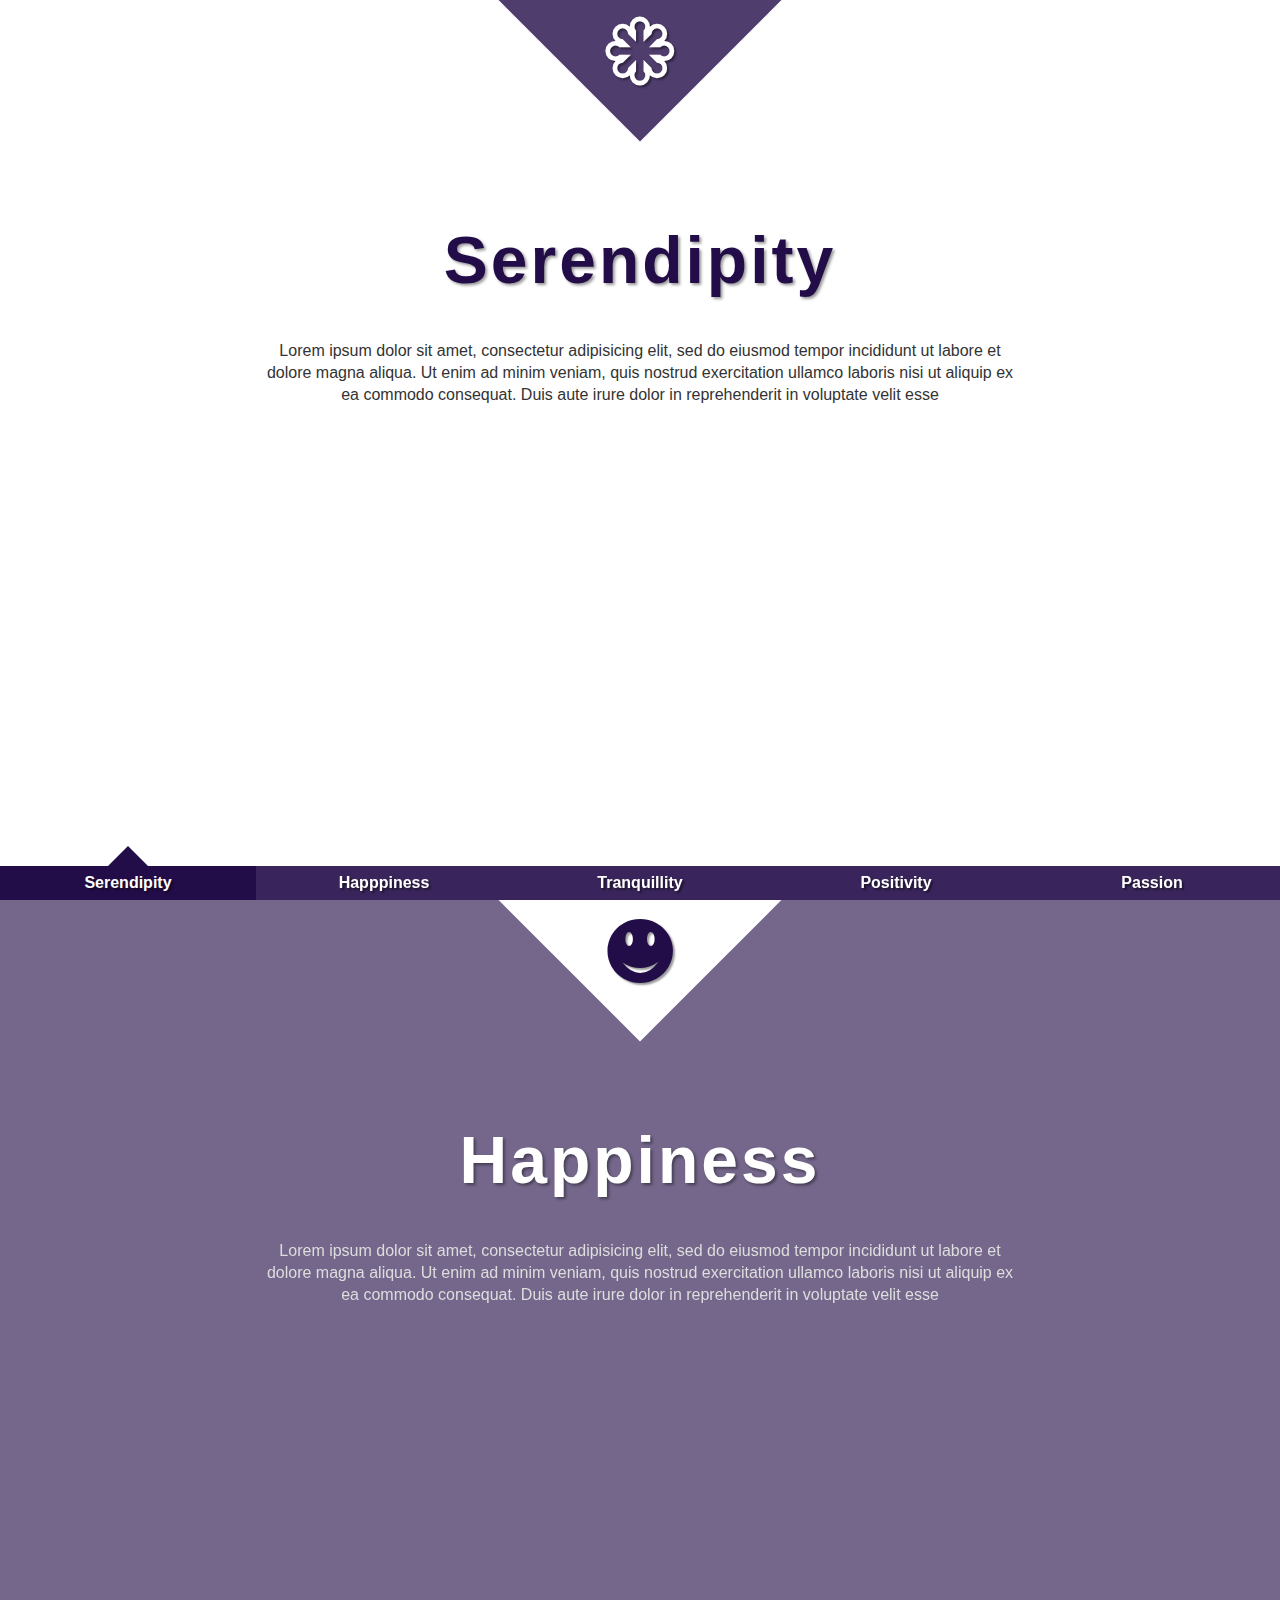
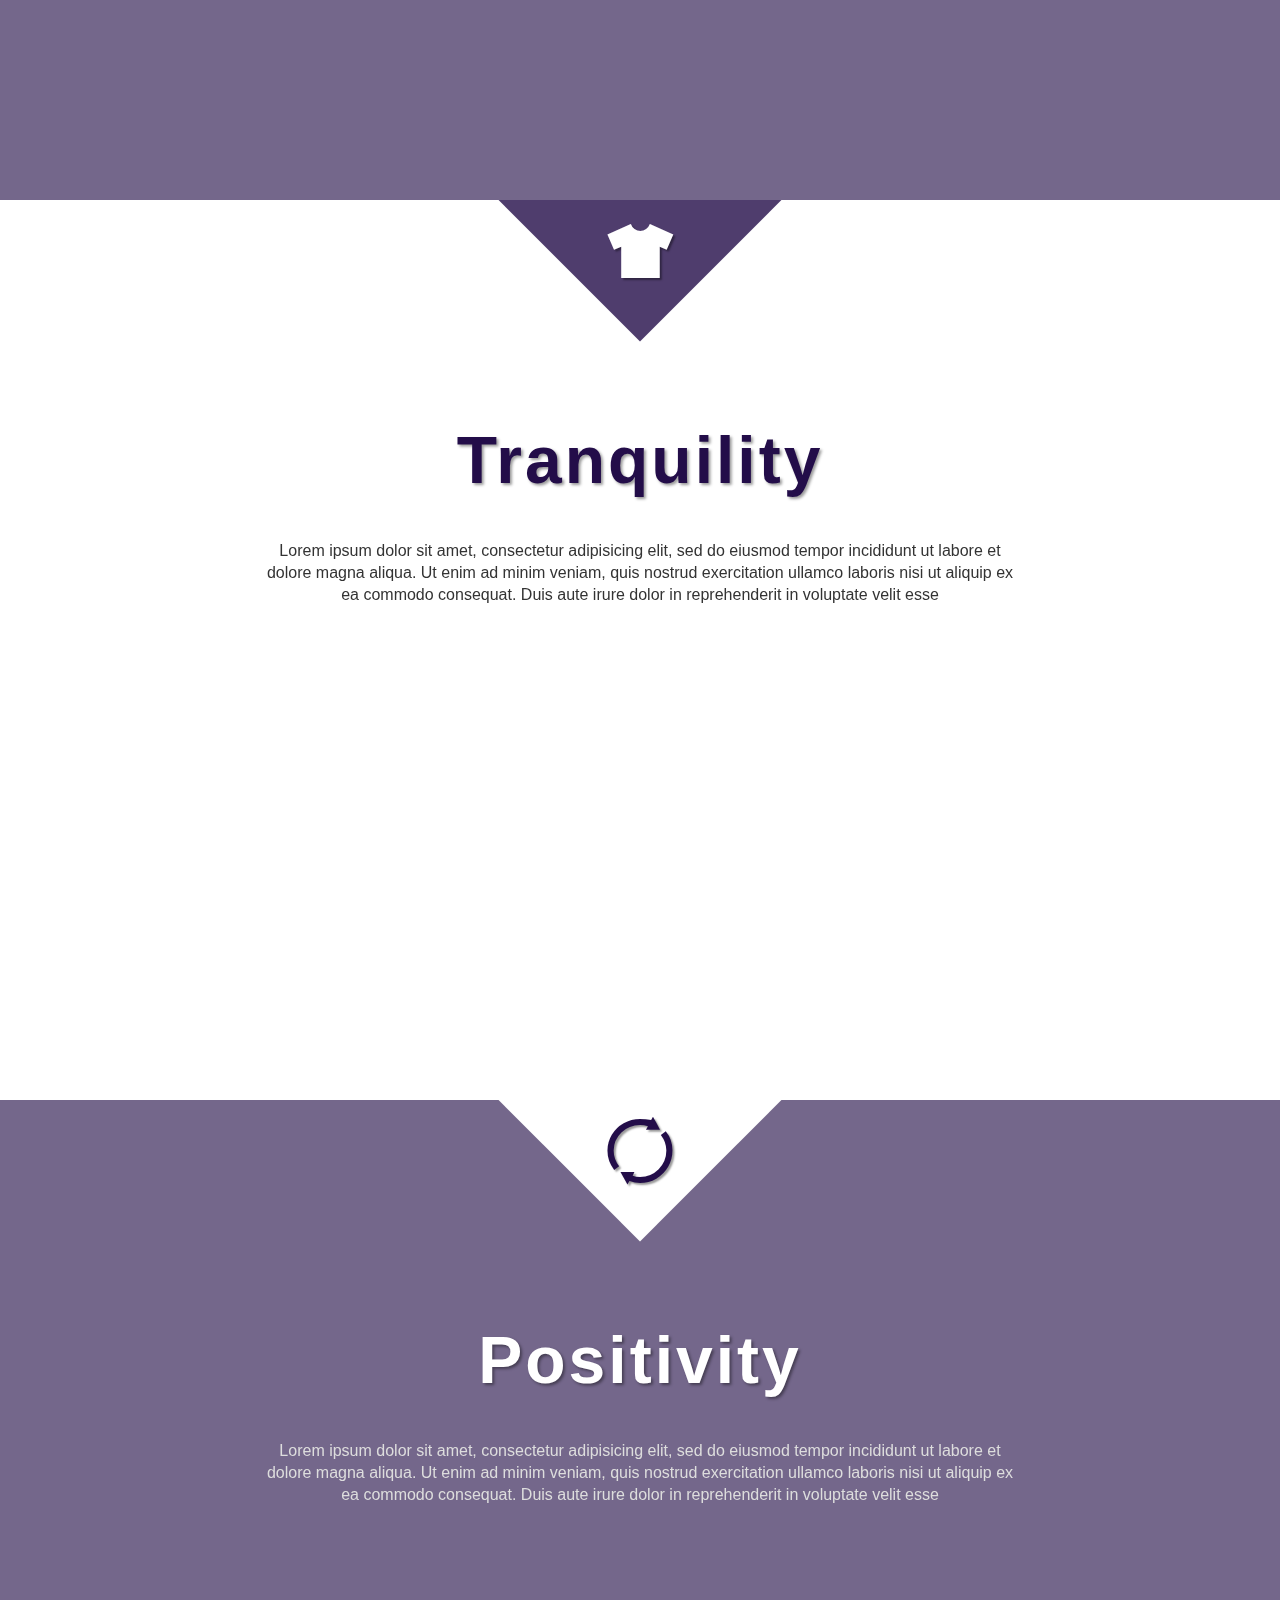
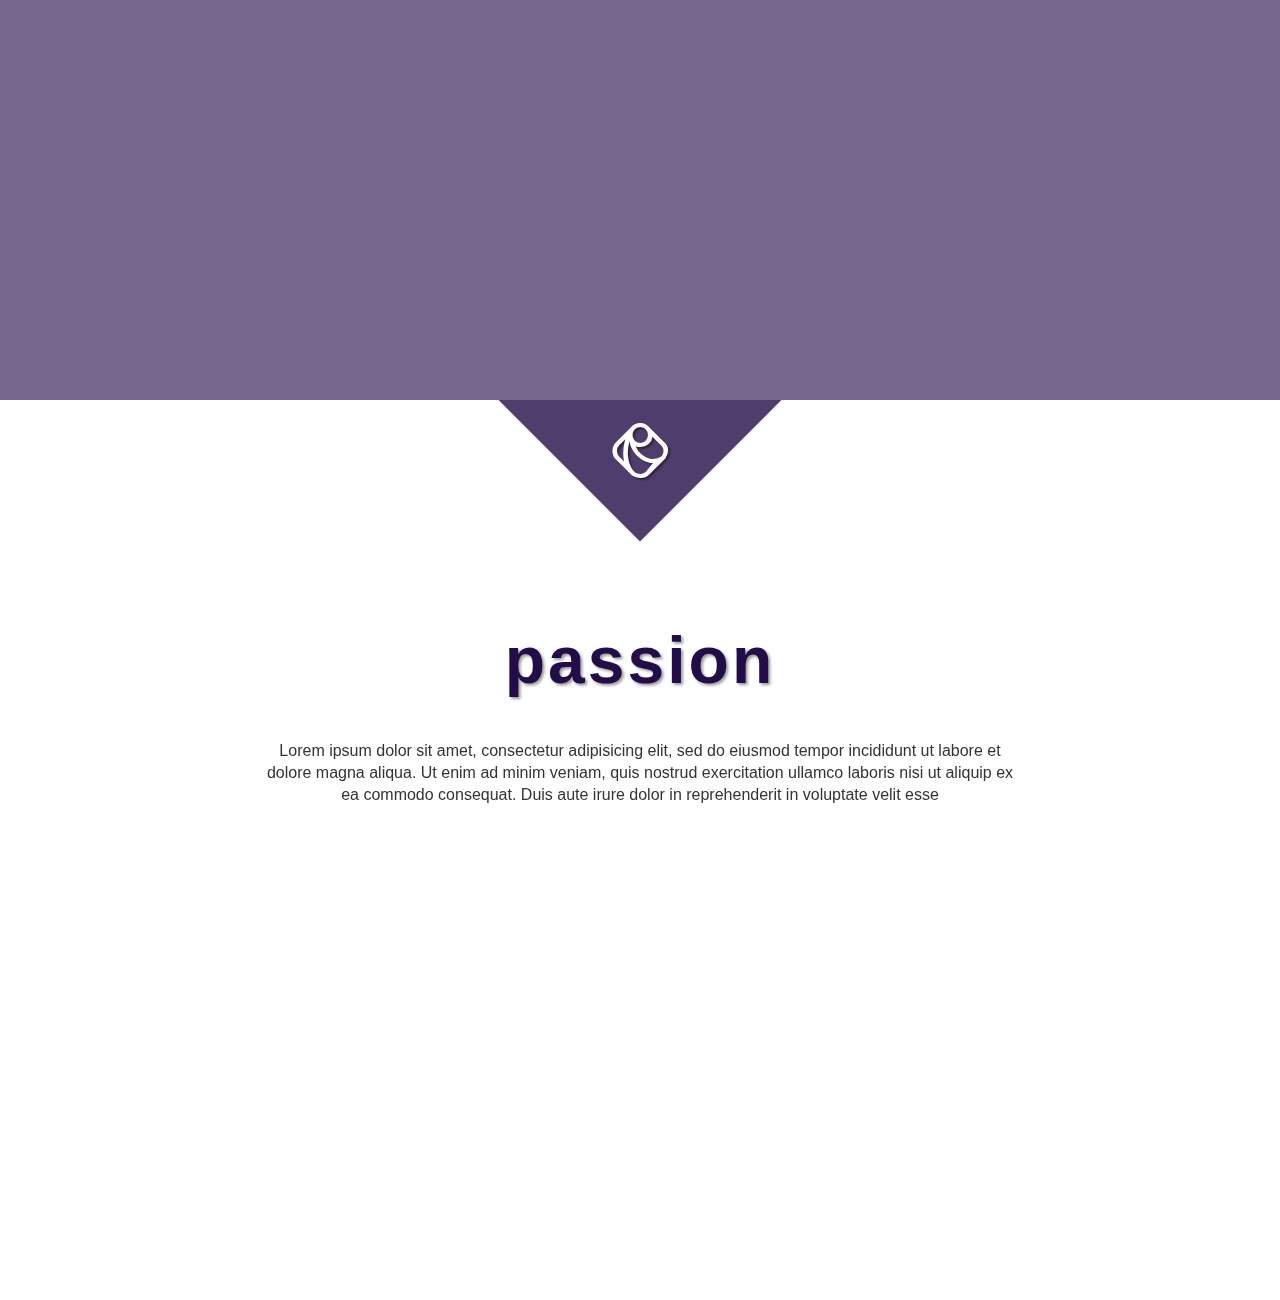
<file: screen/index.html>
<!DOCTYPE html>
<html>
<head>
	<meta charset="utf-8">
	<meta http-equiv="X-UA-Compatible" content="IE-edge,chrome=1">
	<meta name="viewport" content="width=device-width,initial-scale=1">
	<link rel="stylesheet" type="text/css" href="http://fonts.googleapis.com/css?family=Josefin+Slab:400,700">
	<link href="./css/normalize.css" type="text/css" rel="stylesheet">
	<link href="./css/demo.css" rel="stylesheet" type="text/css" >
	<title></title>

</head>
<body>
	<div class="container">
		<div class="st-container">
			<!-- nav begin -->
			<input type="radio" name="radio-set" checked="checked" id="st-control-1">
			<a href="#st-panel-1">Serendipity</a>
			<input type="radio" name="radio-set" id="st-control-2">
			<a href="#st-panel-2">Happpiness</a>
			<input type="radio" name="radio-set" id="st-control-3">
			<a href="#st-panel-3">Tranquillity</a>
			<input type="radio" name="radio-set" id="st-control-4">
			<a href="#st-panel-4">Positivity</a>
			<input type="radio" name="radio-set" id="st-control-5">
			<a href="#st-panel-5">Passion</a>
			<!-- nav end -->

			<!-- content begin -->
			<div class="st-scroll">
				<section class="st-panel" id="st-panel-1" >
					<div class="st-icon" data-icon="H"></div>
					<div class="text">
						<h2>Serendipity</h2>
						<p class="delay">Lorem ipsum dolor sit amet, consectetur adipisicing elit, sed do eiusmod
						tempor incididunt ut labore et dolore magna aliqua. Ut enim ad minim veniam,
							quis nostrud exercitation ullamco laboris nisi ut aliquip ex ea commodo
						consequat. Duis aute irure dolor in reprehenderit in voluptate velit esse
						</p>
					</div>
				</section>
				<section class="st-panel st-color" id="st-panel-2" >
					<div class="st-icon" data-icon="2"></div>
					<div class="text">
						<h2>Happiness</h2>
						<p>Lorem ipsum dolor sit amet, consectetur adipisicing elit, sed do eiusmod
						tempor incididunt ut labore et dolore magna aliqua. Ut enim ad minim veniam,
						quis nostrud exercitation ullamco laboris nisi ut aliquip ex ea commodo
						consequat. Duis aute irure dolor in reprehenderit in voluptate velit esse
						</p>
					</div>
				</section>
				<section class="st-panel" id="st-panel-3" >
					<div class="st-icon" data-icon="B"></div>
					<div class="text">
						<h2>Tranquility</h2>
						<p>Lorem ipsum dolor sit amet, consectetur adipisicing elit, sed do eiusmod
						tempor incididunt ut labore et dolore magna aliqua. Ut enim ad minim veniam,
						quis nostrud exercitation ullamco laboris nisi ut aliquip ex ea commodo
						consequat. Duis aute irure dolor in reprehenderit in voluptate velit esse
						</p>
					</div>
				</section>
				<section class="st-panel st-color" id="st-panel-4" >
					<div class="st-icon" data-icon="0"></div>
					<div class="text">
						<h2>Positivity</h2>
						<p>Lorem ipsum dolor sit amet, consectetur adipisicing elit, sed do eiusmod
						tempor incididunt ut labore et dolore magna aliqua. Ut enim ad minim veniam,
						quis nostrud exercitation ullamco laboris nisi ut aliquip ex ea commodo
						consequat. Duis aute irure dolor in reprehenderit in voluptate velit esse
						</p>
					</div>
				</section>
				<section class="st-panel" id="st-panel-5" >
					<div class="st-icon" data-icon="C"></div>
					<div class="text ">
						<h2>passion</h2>
						<p>Lorem ipsum dolor sit amet, consectetur adipisicing elit, sed do eiusmod
						tempor incididunt ut labore et dolore magna aliqua. Ut enim ad minim veniam,
						quis nostrud exercitation ullamco laboris nisi ut aliquip ex ea commodo
						consequat. Duis aute irure dolor in reprehenderit in voluptate velit esse
						</p>
					</div>
				</section>
			</div>
			<!-- content end -->
		</div>
	</div>
</body>
</html>
</file>
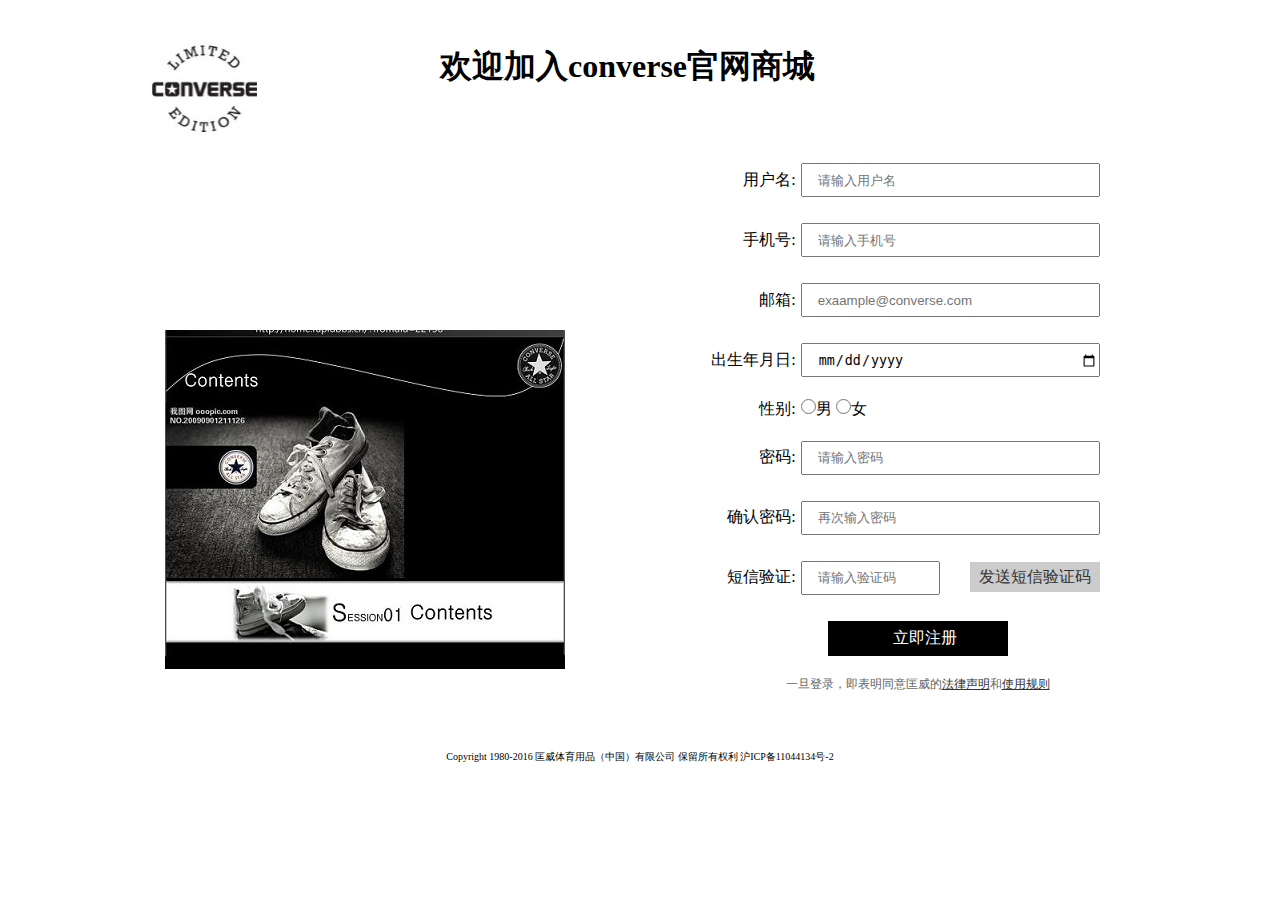
<file: convrse/register.html>
<!DOCTYPE html>
<html lang="en">
<head>
	<meta charset="UTF-8">
	<title>Document</title>
	<link rel="stylesheet" href="./css/register.css" type="text/css" media="screen and (min-width:1000px)" />
	<link rel="stylesheet" href="./css/register-ipad.css" type="text/css" media="screen and (min-width:540px) and (max-width:999px)"/>
	<link rel="stylesheet" href="./css/register-tel.css" type="text/css" media="screen and (max-width:540px)"/>
	<script src="./js/jquery-1.7.2.js"></script>
	<script src="./js/register.js"></script>


</head>
<body>
	
	

	<!-- 容器 -->
	<div id="container">

		<!-- 透明层 -->
		<div id="opa"></div>
		
		<!-- 内容层 -->
		<div id="content">

			<!-- 头部 -->
			<div id="header">
				<span><img src="./images/logo.png"></span>
				<h1>欢迎加入converse官网商城</h1>
			</div>

			<!-- 主体 -->
			<div id="main">
				<div><img src="./images/register-main.jpg" alt=""></div>
				
				<form action="#" method="post" enctype="multipart/form-data">
					<table border="0" width="440" height="550" cellspacing="0" cellpadding="0">
						<tr>
							<td>用户名:</td>
							<td><input type="text" id="us" name="username" placeholder="请输入用户名"><span class="user-tips"></span></td>
						</tr>
						<tr>
							<td>手机号:</td>
							<td><input type="text" id="tel" name="tel" placeholder="请输入手机号"><span class="tel-tips"></span></td>
						</tr>
						<tr>
							<td>邮箱:</td>
							<td><input type="text" id="email" name="email" placeholder="exaample@converse.com"><span class="email-tips"></span></td>
						</tr>
						<tr>
							<td>出生年月日:</td>
							<td><input type="date"></td>
						</tr>
						<tr>
							<td>性别:</td>
							<td id="sex">
								<input type="radio" name="sex" value="0">男
								<input type="radio" name="sex" value="1">女
							</td>
						</tr>
						<tr>
							<td>密码:</td>
							<td><input type="password" id="pd" name="password" placeholder="请输入密码"><span class="pd-tips"></span></td>
						</tr>
						<tr>
							<td>确认密码:</td>
							<td><input type="password" id="pded" placeholder="再次输入密码"><span class="passed-tips"></span></td>
						</tr>
						<tr >
							<td>短信验证:</td>
							<td><input type="text" id="check" placeholder="请输入验证码"><a id="checkmeg" href="#">发送短信验证码</span></td>
						</tr>
						<tr>
							<td colspan="2" style="text-align:center" id="sub">
								<input type="submit" value="立即注册">
							</td>
						</tr>
						<tr>
							<td colspan="2" style="text-align:center" id="copy">
								一旦登录，即表明同意匡威的<a href="#">法律声明</a>和<a href="#">使用规则</a>
							</td>
						</tr>
					</table>
				</form>

			</div>

			<!-- 页脚 -->
			<div id="footer">
				Copyright 1980-2016   匡威体育用品（中国）有限公司    保留所有权利    沪ICP备11044134号-2
			</div>
			
		</div>
	</div>
</body>
</html>
</file>
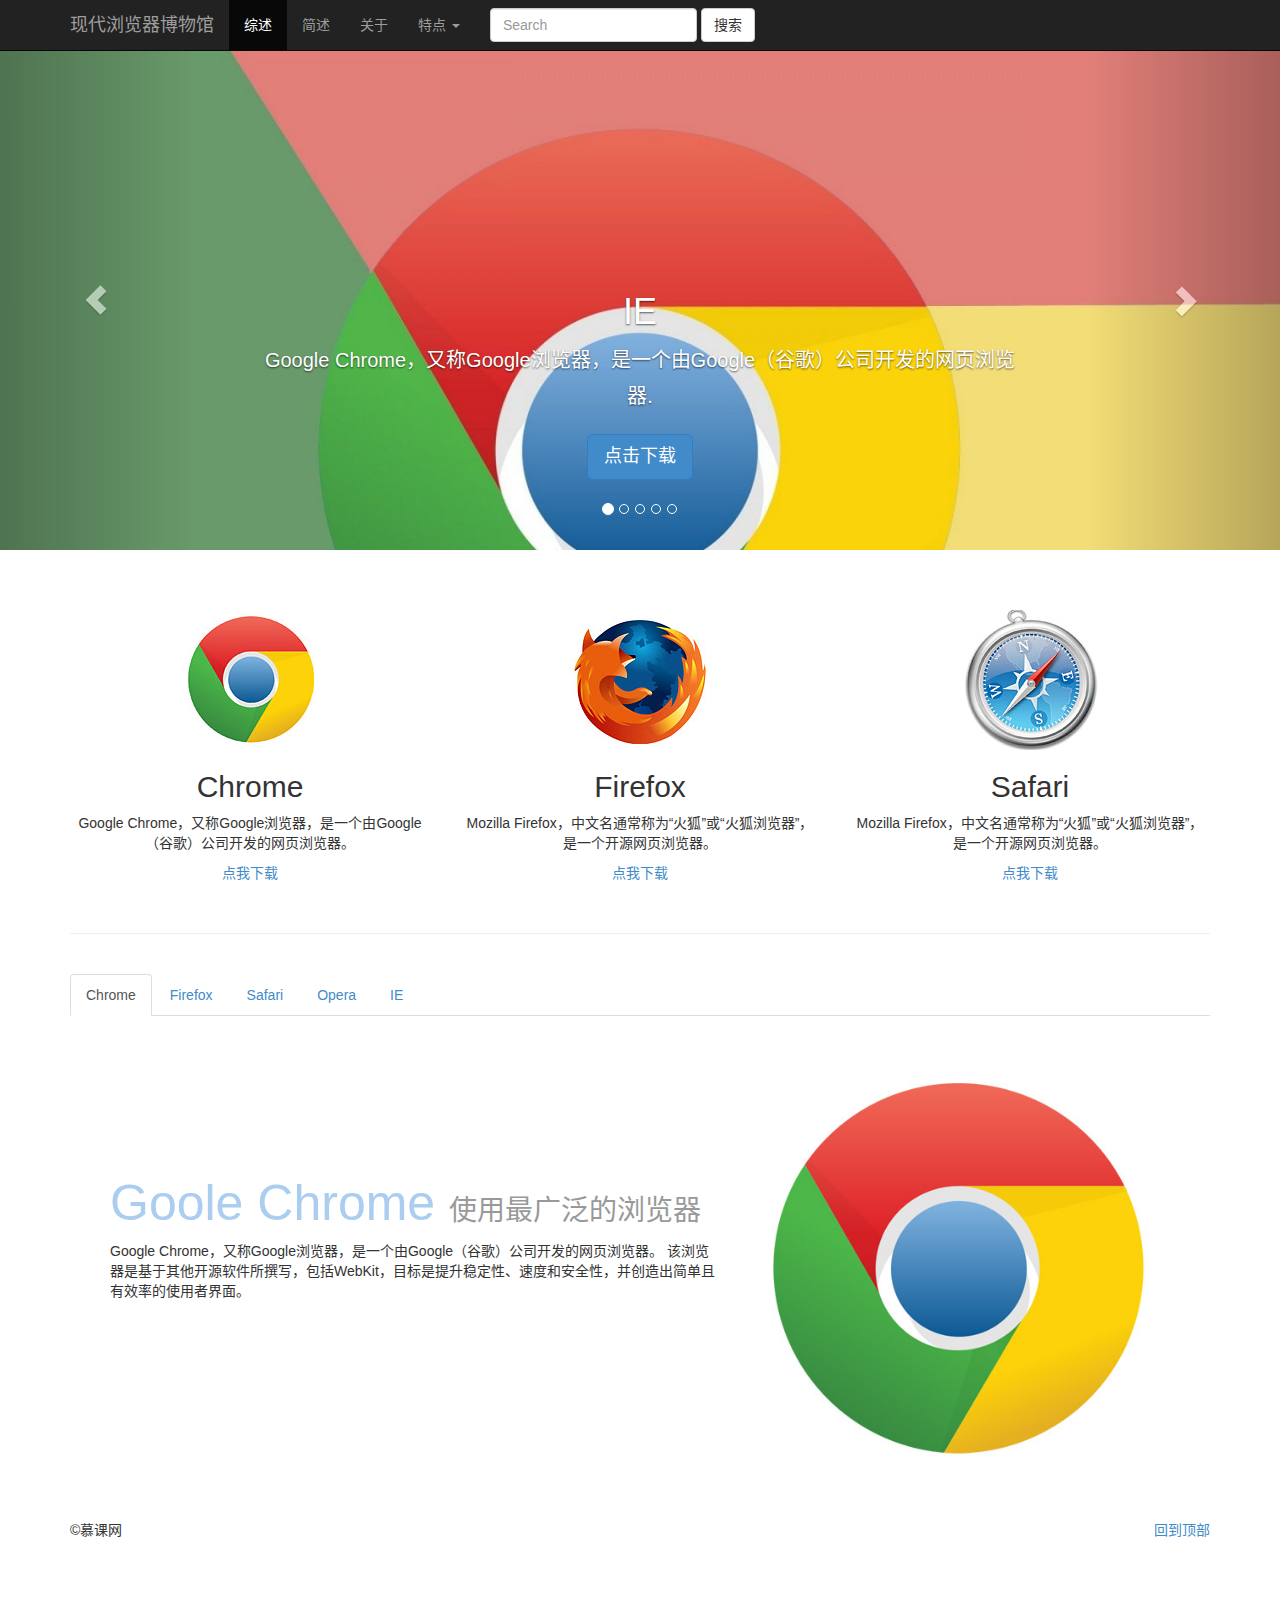
<file: grid/index2.html>
<!DOCTYPE html>
<html lang="zh-CN">
  <head>
    <meta charset="utf-8">
    <meta http-equiv="X-UA-Compatible" content="IE=edge">
    <meta name="viewport" content="width=device-width, initial-scale=1">
    <title>现代浏览器博物馆</title>

    <!-- Bootstrap -->
    <link href="./css/bootstrap.min.css" rel="stylesheet">
    <!--[if lt IE 9]>
      <script src="https://oss.maxcdn.com/html5shiv/3.7.3/html5shiv.min.js"></script>
      <script src="https://oss.maxcdn.com/respond/1.4.2/respond.min.js"></script>
    <![endif]-->
    <script src="./js/jquery-3.1.1.js"></script>
    <script src="./js/bootstrap.min.js"></script>
	<style>
		body{ 
			padding-top:50px;/*导航条不遮住内容*/
			padding-bottom:50px;/*给页脚底部留一些空位*/ 
		}
		.carousel{
			height:500px;
			background-color:#000; 
			margin-bottom:60px;
		 }
		 .carousel .item{
			height:500px;
			background-color:#000; 
		 }
		 .carousel img{ width:100%; }

		 .carousel-caption p{ 
		 	margin-bottom:20px;
		 	font-size: 20px;
		 	line-height:1.8;

		  }
		  /*自定义id使栅格居中显示*/
		  .summary-container{text-align: center;}
		  hr.divider{margin:40px 0;}

		  /*选项卡自定义feature类*/
		  .feature{ padding:40px;text-align: left;}
		  .feature-heading{ font-size:50px;color:#abcdef;margin-top:120px; }/*标题*/
		  .feature-heading .text-muted{font-size:28px;color:#999;}/*副标题*/
	</style>
  </head>
  <body>
	
	<!-- nav类说明:
		默认类:
			navbar:指定为导航条;
			navbar-default:默认导航条背景为白色;
		可添加类:
			添加.navbar-fixed-top类可以让导航条固定在顶部(注意:固定的导航条会遮住页面上的内容,除非给body设置padding.导航条默认的高度是50px,比如设置:body{padding-top:70px})
			添加.navbar-inverse类可以改变导航条的外观,从默认白底变成黑底显示
	-->
	<nav class="navbar navbar-default navbar-fixed-top navbar-inverse" role="navigation">
	  <div class="container"><!--container自适应导航条  container-fluid居中,固定宽度-->
	    
	    <div class="navbar-header">
	    <!-- selfAda-小于某个值时导航条的三横下拉图标 -->
	      <button type="button" class="navbar-toggle collapsed" data-toggle="collapse" data-target="#bs-example-navbar-collapse-1">
	        <span class="sr-only">Toggle navigation</span>
	        <span class="icon-bar"></span>
	        <span class="icon-bar"></span>
	        <span class="icon-bar"></span>
	      </button>
	      <!--logo图标-->
	      <a class="navbar-brand" href="#">现代浏览器博物馆</a>
	    </div>

		<!-- 导航内容条 -->
	    <div class="collapse navbar-collapse" id="bs-example-navbar-collapse-1">
	      <ul class="nav navbar-nav">
	        <li class="active"><a href="#">综述</a></li>
	        <li><a href="#">简述</a></li>
	        <li><a href="#" data-toggle="modal" data-target="#about">关于</a></li><!--data-toggle="modal" data-target="弹出框自定义id"-->
	        <li class="dropdown"><!--二级导航-->
	          <a href="#" class="dropdown-toggle" data-toggle="dropdown">特点 <span class="caret"></span></a>
	          <ul class="dropdown-menu" role="menu">
	            <li><a href="#tab-chrome">Chrome浏览器</a></li>
	            <li><a href="#tab-firefox">Firefox浏览器</a></li>
	            <li><a href="#tab-Safari">Safari浏览器</a></li>
	            <li class="divider"></li>
	            <li><a href="#tab-opera">OPera浏览器</a></li>
	            <li class="divider"></li>
	            <li><a href="#tab-ie">IE浏览器</a></li>
	          </ul>
	        </li>
	      </ul>
	      <!-- 搜索框 -->
	      <form class="navbar-form navbar-left" role="search">
	        <div class="form-group">
	          <input type="text" class="form-control" placeholder="Search">
	        </div>
	        <button type="submit" class="btn btn-default">搜索</button>
	      </form>
	     
	    </div><!-- /.navbar-collapse -->
	  </div><!-- /.container-fluid -->
	</nav>

	<main>
		<!-- 轮播图(js插件中的carousel) -->
		<div id="carousel-example-generic" class="carousel slide" data-ride="carousel">
		  <!-- 小按钮 -->
		  <ol class="carousel-indicators">
		    <li data-target="#carousel-example-generic" data-slide-to="0" class="active"></li>
		    <li data-target="#carousel-example-generic" data-slide-to="1"></li>
		    <li data-target="#carousel-example-generic" data-slide-to="2"></li>
		    <li data-target="#carousel-example-generic" data-slide-to="3"></li>
		    <li data-target="#carousel-example-generic" data-slide-to="4"></li>
		  </ol>

		  <!-- 轮播组件的内容 -->
		  <div class="carousel-inner" role="listbox">
		    <div class="item active">
		      <img src="./images/1-1.jpg" alt="...">
		      <div class="carousel-caption">
		        <h1>IE</h1>
		        <p>Google Chrome，又称Google浏览器，是一个由Google（谷歌）公司开发的网页浏览器.</p>
		        <p><a href="#" class="btn btn-lg btn-primary">点击下载</a></p>
		      </div>
		    </div>
		    <div class="item">
		      <img src="./images/1-2.jpg" alt="...">
		      <div class="carousel-caption">
		        <h1>IE</h1>
		        <p>Mozilla Firefox，中文名通常称为“火狐”或“火狐浏览器”，是一个开源网页浏览器。</p>
		        <p><a href="#" class="btn btn-lg btn-primary">点击下载</a></p>
		      </div>
		    </div>
		    <div class="item">
		      <img src="./images/1-3.jpg" alt="...">
		      <div class="carousel-caption">
		        <h1>IE</h1>
		        <p>Safari，是苹果计算机的最新操作系统Mac OS X中的浏览器</p>
		        <p><a href="#" class="btn btn-lg btn-primary">点击下载</a></p>
		      </div>
		    </div>
		    <div class="item">
		      <img src="./images/1-4.jpg" alt="...">
		      <div class="carousel-caption">
		        	<h1>Opera</h1>
		        	<p>Opera浏览器,是一款Opera Software ASA公司制作的支持多页面标签是浏览器的网络浏览器</p>
		        	<p><a href="#" class="btn btn-lg btn-primary">点击下载</a></p>
		      </div>
		    </div>
		    <div class="item">
		      <img src="./images/1-5.jpg" alt="...">
		      <div class="carousel-caption">
		        <h1>IE</h1>
		        <p>Internet Explorer，简称 IE，是微软公司推出的一款网页浏览器</p>
		        <p><a href="#" class="btn btn-lg btn-primary">点击下载</a></p>
		      </div>
		    </div>
		  </div>

		  <!-- 左右按钮 -->
		  <a class="left carousel-control" href="#carousel-example-generic" role="button" data-slide="prev">
		    <span class="glyphicon glyphicon-chevron-left"></span>
		    <span class="sr-only">上一页</span>
		  </a>
		  <a class="right carousel-control" href="#carousel-example-generic" role="button" data-slide="next">
		    <span class="glyphicon glyphicon-chevron-right"></span>
		    <span class="sr-only">下一页</span>
		  </a>
		</div>

		<!-- 栅格系统(组件中的巨幕thumbnail) -->
		<div class="container summary-container">
			<div class="row">
				<div class="col-md-4">
					<img src="./images/2-1.jpg" alt="">
					<h2>Chrome</h2>
					<p>Google Chrome，又称Google浏览器，是一个由Google（谷歌）公司开发的网页浏览器。</p>
					<p><a href="btn btn-default" role="button">点我下载</a></p>
				</div>
				<div class="col-md-4">
					<img src="./images/2-2.jpg" alt="">
					<h2>Firefox</h2>
					<p>Mozilla Firefox，中文名通常称为“火狐”或“火狐浏览器”，是一个开源网页浏览器。</p>
					<p><a href="btn btn-default" role="button">点我下载</a></p>
				</div>
				<div class="col-md-4">
					<img src="./images/2-3.jpg" alt="">
					<h2>Safari</h2>
					<p>Mozilla Firefox，中文名通常称为“火狐”或“火狐浏览器”，是一个开源网页浏览器。</p>
					<p><a href="btn btn-default" role="button">点我下载</a></p>
				</div>
			</div>
			<hr class="divider">
		</div>

		<!-- 选项卡(js插件中的标签页tabs) -->
		<div class="container" class="summary-container">
			<!-- Nav tabs  -->
			<ul class="nav nav-tabs" role="tablist" id="tab-list"><!--自定义id="tab-list"-->
			  <li role="presentation" class="active"><a href="#tab-chrome" role="tab" data-toggle="tab">Chrome</a></li>
			  <li role="presentation"><a href="#tab-firefox" role="tab" data-toggle="tab">Firefox</a></li>
			  <li role="presentation"><a href="#tab-Safari" role="tab" data-toggle="tab">Safari</a></li>
			  <li role="presentation"><a href="#tab-opera" role="tab" data-toggle="tab">Opera</a></li>
			  <li role="presentation"><a href="#tab-ie" role="tab" data-toggle="tab">IE</a></li>
			</ul>

			<!-- Tab panes -->
			<div class="tab-content">
			  <div role="tabpanel" class="tab-pane active" id="tab-chrome">
			  	<div class="row feature">
					<div class="col-md-7">
						<h2 class="feature-heading">Goole Chrome
						<span class="text-muted">使用最广泛的浏览器</span></h2>
						<p>Google Chrome，又称Google浏览器，是一个由Google（谷歌）公司开发的网页浏览器。 该浏览器是基于其他开源软件所撰写，包括WebKit，目标是提升稳定性、速度和安全性，并创造出简单且有效率的使用者界面。</p>
					</div>
					<div class="col-md-5">
						<img src="./images/3-1.jpg" alt="" class="feature-image img-responsive">
					</div>
				</div>
			  </div>
			  <div role="tabpanel" class="tab-pane" id="tab-firefox">
			  	<div class="row feature">
				  	<div class="col-md-5">
						<img src="./images/3-2.jpg" alt="" class="feature-image img-responsive">
					</div>
				  	<div class="col-md-7">
						<h2 class="feature-heading">Mozilla Firefox 
						<span class="text-muted">美丽的狐狸</span></h2>
						<p>Mozilla Firefox，中文名通常称为“火狐”或“火狐浏览器”，是一个开源网页浏览器， 使用Gecko引擎（非ie内核），支持多种操作系统如Windows、Mac和linux。</p>
					</div>
				</div>
			  </div>
			  <div role="tabpanel" class="tab-pane" id="tab-Safari">
			  	<div class="row feature">
				  	<div class="col-md-7">
						<h2 class="feature-heading">Safari
						<span class="text-muted">MAC用户首选</span></h2>
						<p>Safari，是苹果计算机的最新操作系统Mac OS X中的浏览器，使用了KDE的KHTML作为浏览器的运算核心。 Safari在2003年1月7日首度发行测试版，并成为Mac OS X v10.3与之后的默认浏览器，也是iPhone与IPAD和iPod touch的指定浏览器。</p>
					</div>
					<div class="col-md-5">
						<img src="./images/3-3.jpg" alt="" class="feature-image img-responsive">
					</div>
				</div>
			  </div>
			  <div role="tabpanel" class="tab-pane" id="tab-opera">
			  	<div class="row feature">
				  	<div class="col-md-5">
						<img src="./images/3-5.jpg" alt="" class="feature-image img-responsive">
					</div>
				  	<div class="col-md-7">
						<h2 class="feature-heading">OPera Firefox 
						<span class="text-muted">小众但易用</span></h2>
						<p>Opera浏览器，是一款挪威Opera Software ASA公司制作的支持多页面标签式浏览的网络浏览器。 是跨平台浏览器可以在Windows、Mac和Linux三个操作系统平台上运行。</p>
					</div>
				</div>
			  </div>
			  <div role="tabpanel" class="tab-pane" id="tab-ie">
			  	<div class="row feature">
				  	<div class="col-md-7">
						<h2 class="feature-heading">IE
						<span class="text-muted">你懂的</span></h2>
						<p>Internet Explorer，原称Microsoft Internet Explorer(6版本以前)和Windows Internet Explorer(7，8，9，10版本)， 简称IE，是美国微软公司推出的一款网页浏览器。它采用的排版引擎(俗称内核)为Trident。</p>
					</div>
					<div class="col-md-5">
						<img src="./images/3-1.jpg" alt="" class="feature-image img-responsive">
					</div>
				</div>
			  </div>
			</div>
		</div>

	</main>

	<footer class="container" class="summary-container">
		<!-- class="pull-right" bootstrap库定义的一个类,使元素向右对齐-->
		<p class="pull-right"><a href="#top">回到顶部</a></p>
		<p>&copy;慕课网</p>
	</footer>



	<!-- 弹出框/模态框/modal -->
	<div class="modal fade" id="about"><!--遮罩-->
	  <div class="modal-dialog"><!--弹出对话框-->
	    <div class="modal-content"><!--弹出框内容-->
	      <div class="modal-header">
	        <button type="button" class="close" data-dismiss="modal"><span aria-hidden="true">&times;</span><span class="sr-only">Close</span></button>
	        <h4 class="modal-title" >关于</h4>
	      </div>
	      <div class="modal-body">
	        <p>慕课网隶属于北京慕课科技中心(有限合伙)，是一家从事互联网免费教学的网络教育公司。秉承“开拓、创新、公平、分享”的精神， 将互联网特性全面的应用在教育领域，致力于为教育机构及求学者打造一站式互动在线教育品牌。</p>
	      </div>
	      <div class="modal-footer">
	        <button type="button" class="btn btn-default" data-dismiss="modal">了解了</button>
	      </div>
	    </div><!-- /.modal-content -->
	  </div><!-- /.modal-dialog -->
	</div><!-- /.modal -->



	<!-- 点击下拉菜单展示标签页 -->
	<script>
		$(document).ready(function(){

			$("#bs-example-navbar-collapse-1 .dropdown-menu a").click(function(){
				var href = $(this).attr('href');

				$("#tab-list a[href='"+href+"']").tab('show');
			})
		});
	</script>
	

   
  </body>
</html>
</file>
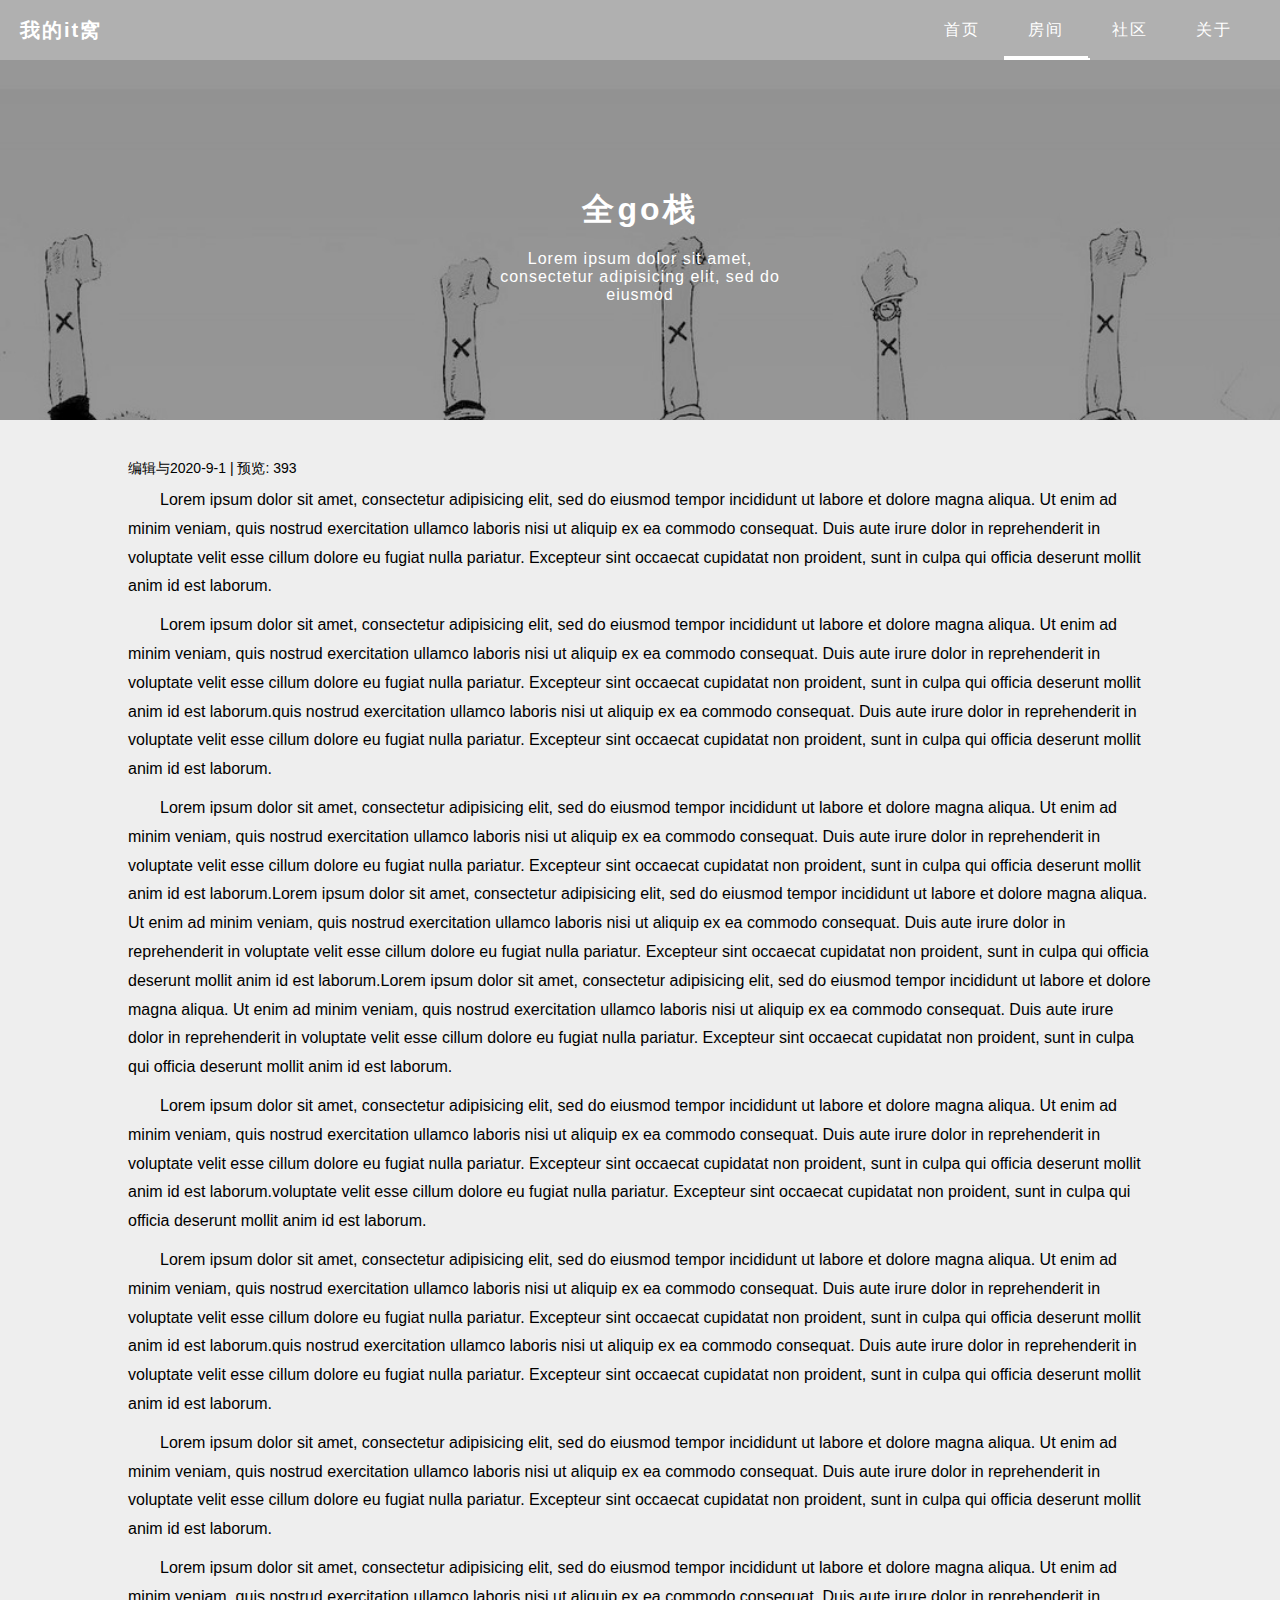
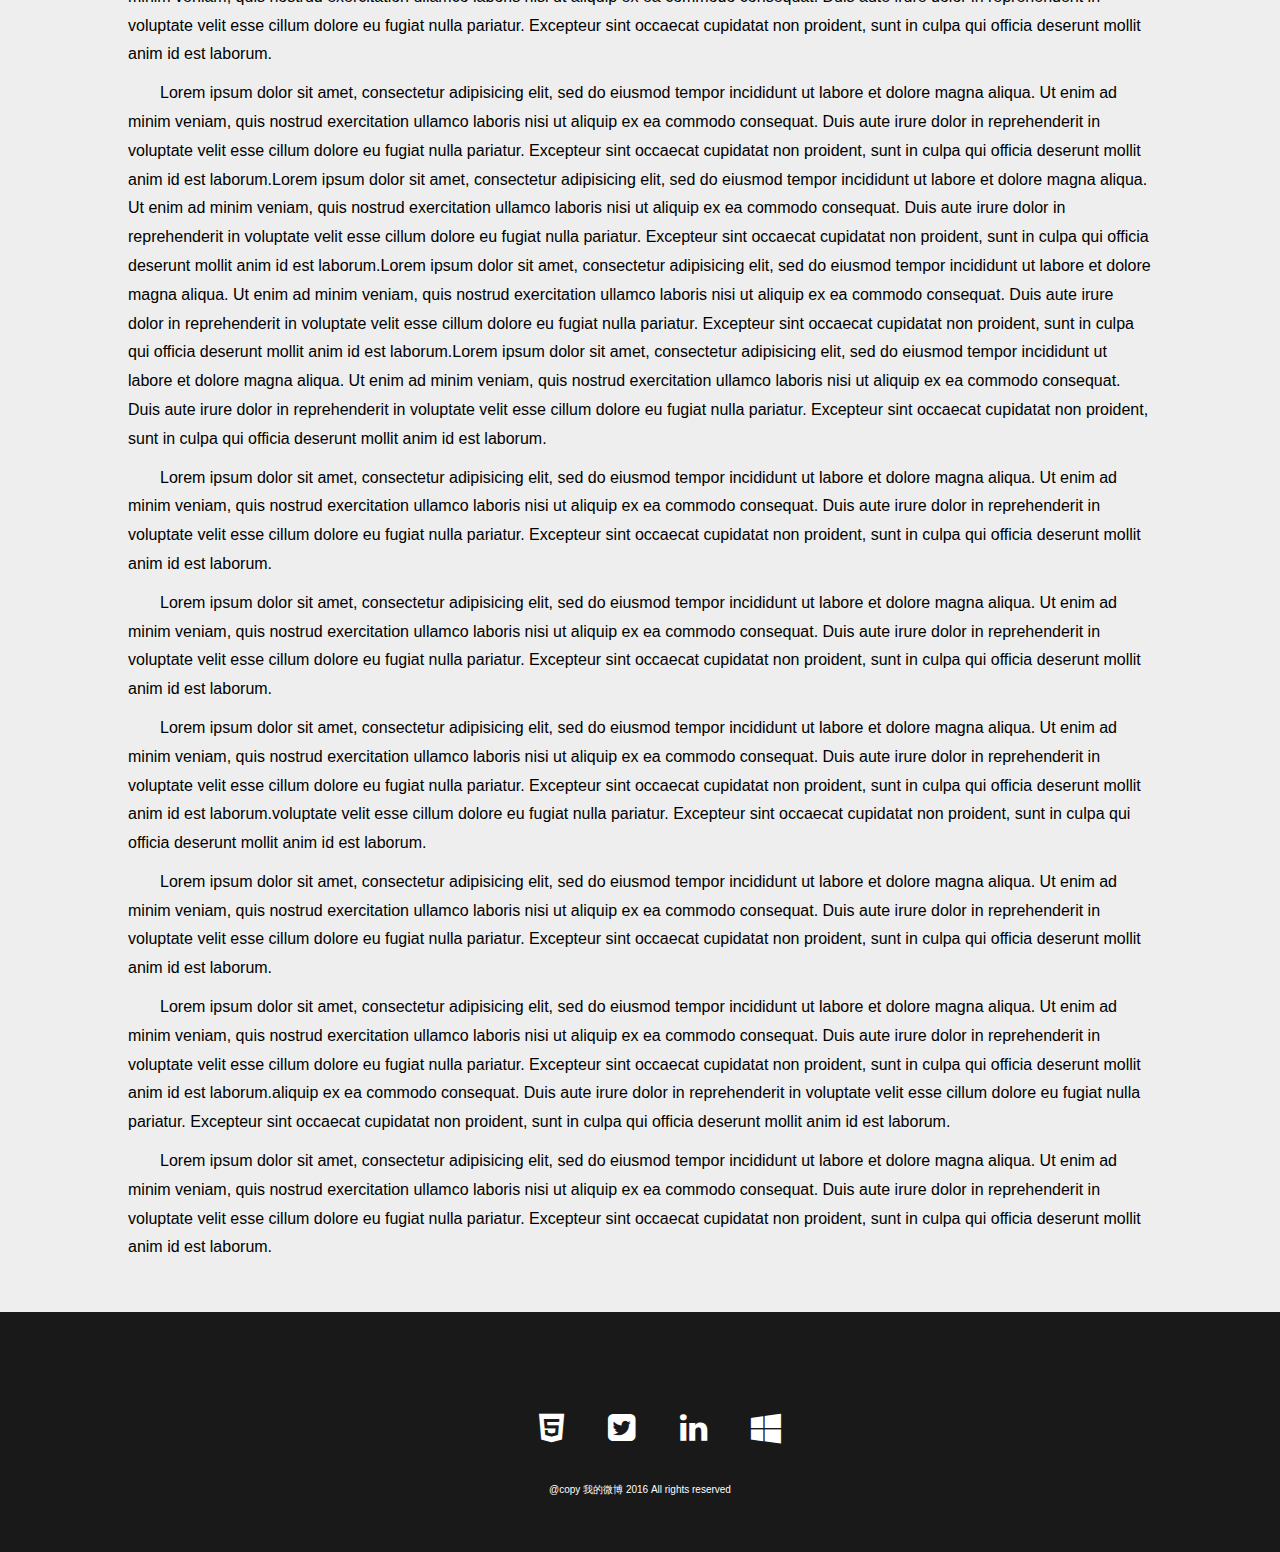
<file: itBlog/article.html>
<!DOCTYPE html>
<html>
<head>
	<meta charset="utf-8">
	<title> My Blog</title>
	<meta name="viewport" content="width=divice-width,initial-scale=1.0,minimum-scale=1.0,maximum=1.0,user-scalable=no" />
	<link rel="stylesheet" href="./css/normalize.css" type="text/css" />
	<link rel="stylesheet" href="./css/font-awesome.min.css" type="text/css" />
	<link rel="stylesheet" href="./css/article.css" type="text/css" />
	<link rel="shortcut icon" href="./img/favicon.ico" />
	<link rel="bookmark" href="./img/favicon.ico" />
</head>
<body>
<div class="container">
	
<!-- 页头开始 -->
	<header>
		<nav>
			<div class="logo"><a href="./login.html">我的it窝</a></div>
			<div class="logo-r">
				<ul>
					<li><a href="./index.html">首页</a></li>
					<li><a href="./article.html" class="active">房间</a></li>
					<li><a href="#">社区</a></li>
					<li><a href="#">关于</a></li>
					<li id="sidebar_trigger"><a href="#"><i class="fa fa-bars" aria-hidden="true" style="font-size: 24px;"></i></a></li>
				</ul>
				<div class="linestyle">
					<div class="lineHover" style="display: none;"></div>
				</div>
			</div>
		</nav>
		<div id="banner">
			<div class="inner">
				<h1>全go栈</h1>
				<p class="sub-heading">
					Lorem ipsum dolor sit amet, consectetur adipisicing elit, sed do eiusmod
				</p>
			</div>
		</div>
	</header>
<!-- 页头结束 -->

<!-- 内容开始 -->
	<div class="content">
		<div class="wrapper">
			<div class="article-info">编辑与2020-9-1 | 预览: 393</div>
			<article>
				<div class="art-one">
					Lorem ipsum dolor sit amet, consectetur adipisicing elit, sed do eiusmod
					tempor incididunt ut labore et dolore magna aliqua. Ut enim ad minim veniam,
					quis nostrud exercitation ullamco laboris nisi ut aliquip ex ea commodo
					consequat. Duis aute irure dolor in reprehenderit in voluptate velit esse
					cillum dolore eu fugiat nulla pariatur. Excepteur sint occaecat cupidatat non
					proident, sunt in culpa qui officia deserunt mollit anim id est laborum.
				</div>
				<div class="art-one">
					Lorem ipsum dolor sit amet, consectetur adipisicing elit, sed do eiusmod
					tempor incididunt ut labore et dolore magna aliqua. Ut enim ad minim veniam,
					quis nostrud exercitation ullamco laboris nisi ut aliquip ex ea commodo
					consequat. Duis aute irure dolor in reprehenderit in voluptate velit esse
					cillum dolore eu fugiat nulla pariatur. Excepteur sint occaecat cupidatat non
					proident, sunt in culpa qui officia deserunt mollit anim id est laborum.quis nostrud exercitation ullamco laboris nisi ut aliquip ex ea commodo
					consequat. Duis aute irure dolor in reprehenderit in voluptate velit esse
					cillum dolore eu fugiat nulla pariatur. Excepteur sint occaecat cupidatat non
					proident, sunt in culpa qui officia deserunt mollit anim id est laborum.
				</div>
				<div class="art-one">
					Lorem ipsum dolor sit amet, consectetur adipisicing elit, sed do eiusmod
					tempor incididunt ut labore et dolore magna aliqua. Ut enim ad minim veniam,
					quis nostrud exercitation ullamco laboris nisi ut aliquip ex ea commodo
					consequat. Duis aute irure dolor in reprehenderit in voluptate velit esse
					cillum dolore eu fugiat nulla pariatur. Excepteur sint occaecat cupidatat non
					proident, sunt in culpa qui officia deserunt mollit anim id est laborum.Lorem ipsum dolor sit amet, consectetur adipisicing elit, sed do eiusmod
					tempor incididunt ut labore et dolore magna aliqua. Ut enim ad minim veniam,
					quis nostrud exercitation ullamco laboris nisi ut aliquip ex ea commodo
					consequat. Duis aute irure dolor in reprehenderit in voluptate velit esse
					cillum dolore eu fugiat nulla pariatur. Excepteur sint occaecat cupidatat non
					proident, sunt in culpa qui officia deserunt mollit anim id est laborum.Lorem ipsum dolor sit amet, consectetur adipisicing elit, sed do eiusmod
					tempor incididunt ut labore et dolore magna aliqua. Ut enim ad minim veniam,
					quis nostrud exercitation ullamco laboris nisi ut aliquip ex ea commodo
					consequat. Duis aute irure dolor in reprehenderit in voluptate velit esse
					cillum dolore eu fugiat nulla pariatur. Excepteur sint occaecat cupidatat non
					proident, sunt in culpa qui officia deserunt mollit anim id est laborum.
				</div>
				<div class="art-one">
					Lorem ipsum dolor sit amet, consectetur adipisicing elit, sed do eiusmod
					tempor incididunt ut labore et dolore magna aliqua. Ut enim ad minim veniam,
					quis nostrud exercitation ullamco laboris nisi ut aliquip ex ea commodo
					consequat. Duis aute irure dolor in reprehenderit in voluptate velit esse
					cillum dolore eu fugiat nulla pariatur. Excepteur sint occaecat cupidatat non
					proident, sunt in culpa qui officia deserunt mollit anim id est laborum.voluptate velit esse
					cillum dolore eu fugiat nulla pariatur. Excepteur sint occaecat cupidatat non
					proident, sunt in culpa qui officia deserunt mollit anim id est laborum.
				</div>
				<div class="art-one">
					Lorem ipsum dolor sit amet, consectetur adipisicing elit, sed do eiusmod
					tempor incididunt ut labore et dolore magna aliqua. Ut enim ad minim veniam,
					quis nostrud exercitation ullamco laboris nisi ut aliquip ex ea commodo
					consequat. Duis aute irure dolor in reprehenderit in voluptate velit esse
					cillum dolore eu fugiat nulla pariatur. Excepteur sint occaecat cupidatat non
					proident, sunt in culpa qui officia deserunt mollit anim id est laborum.quis nostrud exercitation ullamco laboris nisi ut aliquip ex ea commodo
					consequat. Duis aute irure dolor in reprehenderit in voluptate velit esse
					cillum dolore eu fugiat nulla pariatur. Excepteur sint occaecat cupidatat non
					proident, sunt in culpa qui officia deserunt mollit anim id est laborum.
				</div>
				<div class="art-one">
					Lorem ipsum dolor sit amet, consectetur adipisicing elit, sed do eiusmod
					tempor incididunt ut labore et dolore magna aliqua. Ut enim ad minim veniam,
					quis nostrud exercitation ullamco laboris nisi ut aliquip ex ea commodo
					consequat. Duis aute irure dolor in reprehenderit in voluptate velit esse
					cillum dolore eu fugiat nulla pariatur. Excepteur sint occaecat cupidatat non
					proident, sunt in culpa qui officia deserunt mollit anim id est laborum.
				</div>
				<div class="art-one">
					Lorem ipsum dolor sit amet, consectetur adipisicing elit, sed do eiusmod
					tempor incididunt ut labore et dolore magna aliqua. Ut enim ad minim veniam,
					quis nostrud exercitation ullamco laboris nisi ut aliquip ex ea commodo
					consequat. Duis aute irure dolor in reprehenderit in voluptate velit esse
					cillum dolore eu fugiat nulla pariatur. Excepteur sint occaecat cupidatat non
					proident, sunt in culpa qui officia deserunt mollit anim id est laborum.
				</div>
				<div class="art-one">
					Lorem ipsum dolor sit amet, consectetur adipisicing elit, sed do eiusmod
					tempor incididunt ut labore et dolore magna aliqua. Ut enim ad minim veniam,
					quis nostrud exercitation ullamco laboris nisi ut aliquip ex ea commodo
					consequat. Duis aute irure dolor in reprehenderit in voluptate velit esse
					cillum dolore eu fugiat nulla pariatur. Excepteur sint occaecat cupidatat non
					proident, sunt in culpa qui officia deserunt mollit anim id est laborum.Lorem ipsum dolor sit amet, consectetur adipisicing elit, sed do eiusmod
					tempor incididunt ut labore et dolore magna aliqua. Ut enim ad minim veniam,
					quis nostrud exercitation ullamco laboris nisi ut aliquip ex ea commodo
					consequat. Duis aute irure dolor in reprehenderit in voluptate velit esse
					cillum dolore eu fugiat nulla pariatur. Excepteur sint occaecat cupidatat non
					proident, sunt in culpa qui officia deserunt mollit anim id est laborum.Lorem ipsum dolor sit amet, consectetur adipisicing elit, sed do eiusmod
					tempor incididunt ut labore et dolore magna aliqua. Ut enim ad minim veniam,
					quis nostrud exercitation ullamco laboris nisi ut aliquip ex ea commodo
					consequat. Duis aute irure dolor in reprehenderit in voluptate velit esse
					cillum dolore eu fugiat nulla pariatur. Excepteur sint occaecat cupidatat non
					proident, sunt in culpa qui officia deserunt mollit anim id est laborum.Lorem ipsum dolor sit amet, consectetur adipisicing elit, sed do eiusmod
					tempor incididunt ut labore et dolore magna aliqua. Ut enim ad minim veniam,
					quis nostrud exercitation ullamco laboris nisi ut aliquip ex ea commodo
					consequat. Duis aute irure dolor in reprehenderit in voluptate velit esse
					cillum dolore eu fugiat nulla pariatur. Excepteur sint occaecat cupidatat non
					proident, sunt in culpa qui officia deserunt mollit anim id est laborum.
				</div>
				<div class="art-one">
					Lorem ipsum dolor sit amet, consectetur adipisicing elit, sed do eiusmod
					tempor incididunt ut labore et dolore magna aliqua. Ut enim ad minim veniam,
					quis nostrud exercitation ullamco laboris nisi ut aliquip ex ea commodo
					consequat. Duis aute irure dolor in reprehenderit in voluptate velit esse
					cillum dolore eu fugiat nulla pariatur. Excepteur sint occaecat cupidatat non
					proident, sunt in culpa qui officia deserunt mollit anim id est laborum.
				</div>
				<div class="art-one">
					Lorem ipsum dolor sit amet, consectetur adipisicing elit, sed do eiusmod
					tempor incididunt ut labore et dolore magna aliqua. Ut enim ad minim veniam,
					quis nostrud exercitation ullamco laboris nisi ut aliquip ex ea commodo
					consequat. Duis aute irure dolor in reprehenderit in voluptate velit esse
					cillum dolore eu fugiat nulla pariatur. Excepteur sint occaecat cupidatat non
					proident, sunt in culpa qui officia deserunt mollit anim id est laborum.
				</div>
				<div class="art-one">
					Lorem ipsum dolor sit amet, consectetur adipisicing elit, sed do eiusmod
					tempor incididunt ut labore et dolore magna aliqua. Ut enim ad minim veniam,
					quis nostrud exercitation ullamco laboris nisi ut aliquip ex ea commodo
					consequat. Duis aute irure dolor in reprehenderit in voluptate velit esse
					cillum dolore eu fugiat nulla pariatur. Excepteur sint occaecat cupidatat non
					proident, sunt in culpa qui officia deserunt mollit anim id est laborum.voluptate velit esse
					cillum dolore eu fugiat nulla pariatur. Excepteur sint occaecat cupidatat non
					proident, sunt in culpa qui officia deserunt mollit anim id est laborum.
				</div>
				<div class="art-one">
					Lorem ipsum dolor sit amet, consectetur adipisicing elit, sed do eiusmod
					tempor incididunt ut labore et dolore magna aliqua. Ut enim ad minim veniam,
					quis nostrud exercitation ullamco laboris nisi ut aliquip ex ea commodo
					consequat. Duis aute irure dolor in reprehenderit in voluptate velit esse
					cillum dolore eu fugiat nulla pariatur. Excepteur sint occaecat cupidatat non
					proident, sunt in culpa qui officia deserunt mollit anim id est laborum.
				</div>
				<div class="art-one">
					Lorem ipsum dolor sit amet, consectetur adipisicing elit, sed do eiusmod
					tempor incididunt ut labore et dolore magna aliqua. Ut enim ad minim veniam,
					quis nostrud exercitation ullamco laboris nisi ut aliquip ex ea commodo
					consequat. Duis aute irure dolor in reprehenderit in voluptate velit esse
					cillum dolore eu fugiat nulla pariatur. Excepteur sint occaecat cupidatat non
					proident, sunt in culpa qui officia deserunt mollit anim id est laborum.aliquip ex ea commodo
					consequat. Duis aute irure dolor in reprehenderit in voluptate velit esse
					cillum dolore eu fugiat nulla pariatur. Excepteur sint occaecat cupidatat non
					proident, sunt in culpa qui officia deserunt mollit anim id est laborum.
				</div>
				<div class="art-one">
					Lorem ipsum dolor sit amet, consectetur adipisicing elit, sed do eiusmod
					tempor incididunt ut labore et dolore magna aliqua. Ut enim ad minim veniam,
					quis nostrud exercitation ullamco laboris nisi ut aliquip ex ea commodo
					consequat. Duis aute irure dolor in reprehenderit in voluptate velit esse
					cillum dolore eu fugiat nulla pariatur. Excepteur sint occaecat cupidatat non
					proident, sunt in culpa qui officia deserunt mollit anim id est laborum.
				</div>
			</article>
		</div>
	</div>
<!-- 内容结束 -->

<!-- 页脚开始 -->
	<footer>
		<ul class="footer-block">
			<li class="fa fa-html5 fa-2x" aria-hidden="true"></li>
			<li class="fa fa-twitter-square fa-2x" aria-hidden="true"></li>
			<li class="fa fa-linkedin fa-2x" aria-hidden="true"></li>
			<li class="fa fa-windows fa-2x" aria-hidden="true"></li>
		</ul>
		<div class="copy">
			@copy 我的微博 2016 All rights reserved
		</div>
	</footer>
<!-- 页脚结束 -->
</div>

<!-- 侧栏 -->
<div id="mask"></div>
<div id="sidebar">
	<ul>
		<li><a href="./index.html">首页</a></li>
		<li><a href="./article.html">房间</a></li>
		<li><a href="#">社区</a></li>
		<li><a href="#">关于</a></li>
	</ul>
</div>
<button id="back-top">返回顶部</button>

<script src="./js/jquery-3.1.1.min.js"></script>
<script src="./js/index.js"></script>
<script src="./js/easing.min.js"></script>
</body>
</html>
</file>
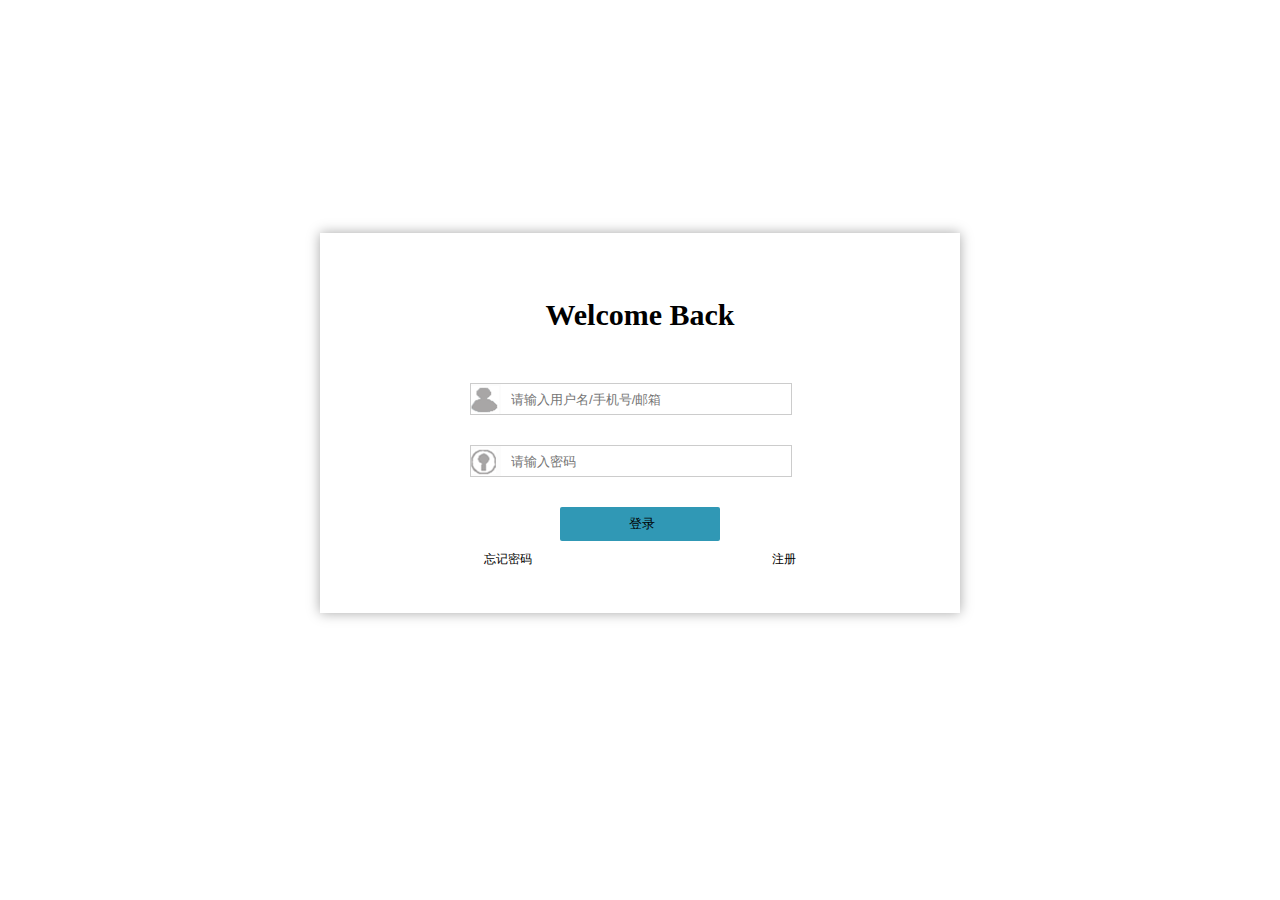
<file: itBlog/login.html>
﻿<!DOCTYPE html>
<html>
<head>
	<meta charset="utf-8">
	<title></title>
	<style type="text/css">
		.container{position:absolute;top:0;bottom:0;left:0;right:0;background-color:#fff}
		.form{width:50%;height:380px;margin:0 auto;box-shadow: 0 0 12px rgba(0,0,0,0.35);background-color:transparent;overflow: hidden;}
		h2{widows: 100%;text-align:center;font-family: 华文隶书,华文行楷;font-size: 30px;margin: 65px auto 20px;}
		.form-box{width:400px;height:250px;border:1px solid transparent;margin: 0 auto;}
		.user,.pd{width: 80%;height: 30px;margin: 30px;border:1px solid #ccc;}
		.user>span,.pd>span{width: 30px;height: 30px;display:inline-block;background:url(./img/logoicon.png) no-repeat;float: left;}
		.user>span{background-position: -29px 0;}
		.pd>span{background-position: -92px 0px;}
		.form-box input{outline: none;border:none;width:82%;height: 28px;float: left;padding-left: 10px;background-color: #fff;}
		#submit{width:40%;height:34px;margin: 0 auto;}
		#submit>input{height:34px;border-radius:2px;width:100%;border:none;background: #3098b5;}
		#submit>input:hover{background-color:#52b9d6;}

		.more{width:78%;height: 20px;margin: 10px auto;}
		.more>a{text-decoration: none;color: #000;font-size: 12px;}
		.more>a:hover{text-decoration: underline;}
		.more>a.foget-pd{float: left;}
		.more>a.register{float: right;}


		@media screen and (max-width: 820px){
			.form{width:70%;}
		}
		@media screen and (max-width: 630px){
			.form{width:80%;}
		}
	</style>
</head>
<body>

	<div class="container">
		<form class="form" action="#" method="post" enctype="multipart/form-data">
			<h2 class="logo-tit">Welcome Back</h2>
			<div class="form-box">
				<div class="user">
					<span></span>
					<input type="text" name="username" placeholder="请输入用户名/手机号/邮箱">
				</div>
				<div class="pd">
					<span></span>
					<input type="password" name="password" placeholder="请输入密码">
				</div>
				<div id="submit" ><input type="button" name="submit" value="登录"></div>

				<div class="more">
					<a href="#" class="foget-pd">忘记密码</a>
					<a href="#" class="register">注册</a>
				</div>
				
			</div>	
		</form>
	</div>

	<script src="./js/jquery-3.1.1.min.js"></script>
	<script type="text/javascript">

		$(function(){

			clientWH();
			window.onresize = clientWH;

			//表单margin-top
			function clientWH() {
			 	var clientW = document.documentElement.clientWidth || document.body.clientWidth;
				var clientH = document.documentElement.clientHeight || document.body.clientHeight;
				var formH = $('.form').height();
				 	$('.form').css('margin-top',(clientH-formH)/2 - (clientH*0.03) + "px");
			}

			//聚焦失焦时
			$(".user>input").focus(function(){
				$(".user").css("border-color","#26bae9");
				$(".user>span").css("background-position","0 0")
			}).blur(function(){
				$(".user").css("border-color","#ccc");
				$(".user>span").css("background-position","-29px 0")
			});

			$(".pd>input").focus(function(){
				$(".pd").css("border-color","#26bae9");
				$(".pd>span").css("background-position","-62px 0")
			}).blur(function(){
				$(".pd").css("border-color","#ccc");
				$(".pd>span").css("background-position","-92px 0")
			});
			



		});
		
		
	</script>
</body>
</html>
</file>
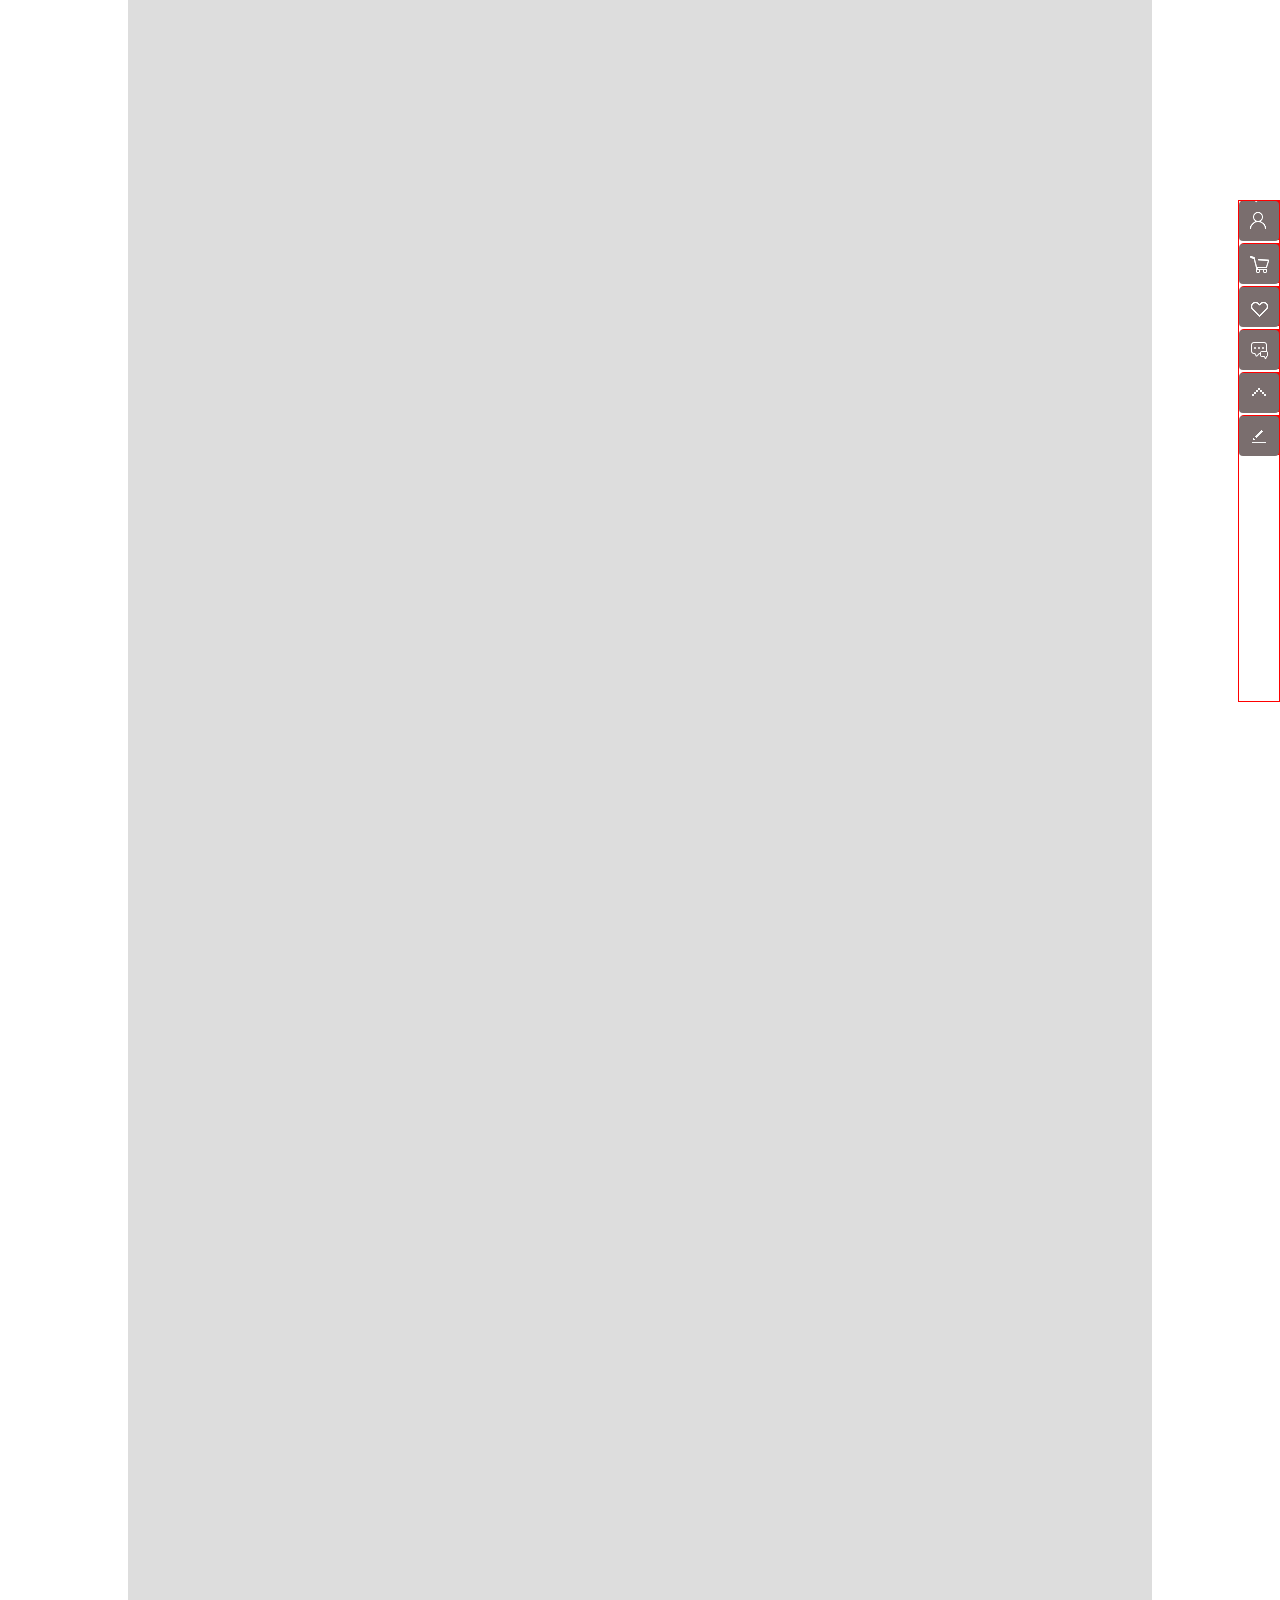
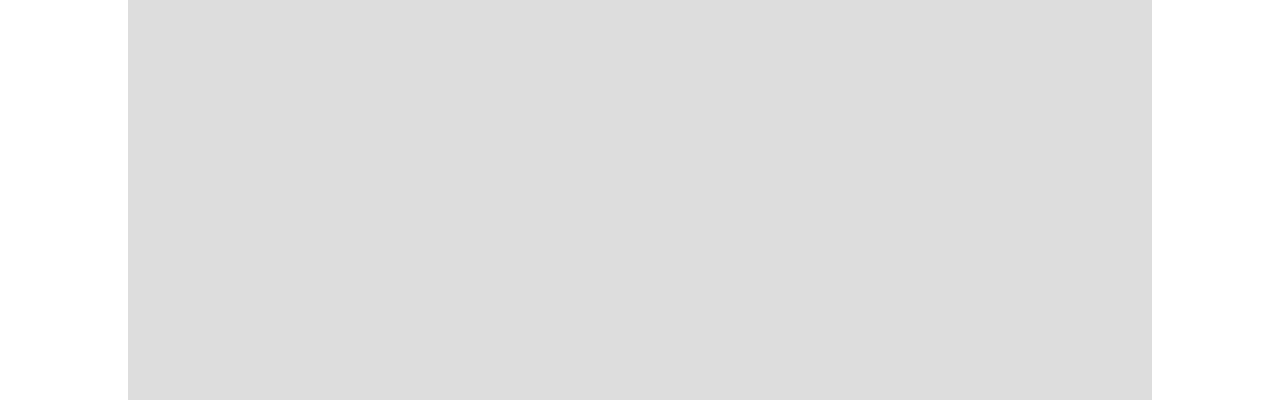
<file: jd/share.html>
<!DOCTYPE html>
<html lang="en">
<head>
	<meta charset="UTF-8">
	<title>Document</title>
	<script type="text/javascript" src="move.js"></script>
	<style>
		*{padding:0;margin:0;}
		#container{width:80%;height:2000px;margin:0 auto;background:#ddd;}
		#sharep{
			border:1px solid red; 
			width:40px;
			height:500px;
			position:fixed;
			top:200px;
			right:0;
		}
		.share_pic{
			width:40px;
			height:40px;
			background-color:#ccc;
			margin-bottom: 3px;
			border-radius:4px;
		}
		#user{background:url(imges/background.png) no-repeat -85px -171px;background-color:#7A6E6E;}
		#cart{background:url(imges/background.png) no-repeat -45px 3px;background-color:#7A6E6E;}
		#love{background:url(imges/background.png) no-repeat -45px -45px;background-color:#7A6E6E;}
		#clock{background:url(imges/background.png) no-repeat -185px -148px;background-color:#7A6E6E;}
		#info{background:url(imges/background.png) no-repeat -45px -248px;background-color:#7A6E6E;}
		#ask{background:url(imges/background.png) no-repeat -45px -297px;background-color:#7A6E6E;}
		
		#sharet{
			position:fixed;
			top:200px;
			right:-70px;
			width:110px;
			height:40px;
			text-align:left;
		}
		.share_txt{
			padding-left:10px;
			background-color: red;
			line-height:40px;
			margin-bottom: 3px;
			border-radius:4px;
			font-size: 12px;
			color:#fff;
		}
	</style>
</head>
<body>
	<div id="container">
		
		<div id="sharet">
			<div class="share_txt" index="0">京东会员</div>
			<div class="share_txt" index="1">购物车</div>
			<div class="share_txt" index="2">我的关注</div>
			<div class="share_txt" index="3">我的足迹</div>
			<div class="share_txt" index="4">我的消息</div>
			<div class="share_txt" index="5">咨询JIMI</div>
		</div>

		<div id="sharep">
			<div class="share_pic" index="0" id="user"></div>
			<div class="share_pic" index="1" id="cart"></div>
			<div class="share_pic" index="2" id="love"></div>
			<div class="share_pic" index="3" id="clock"></div>
			<div class="share_pic" index="4" id="info"></div>
			<div class="share_pic" index="5" id="ask"></div>
		</div>
	</div>

	<script>
		
		var shareT = document.getElementsByClassName('share_txt');
		var shareP = document.getElementsByClassName('share_pic');

		for(var i=1;i<shareT.length;i++){
			shareP[i].onmouseover = function(){
				var myINdex = this.getAttribute('index');
				move(shareT[myINdex],{right:70});
				shareT[myINdex].style.backgroundColor = '#C81623';
				this.style.backgroundColor = '#C81623';
			}
			shareP[i].onmouseout = function(){
				var myINdex = this.getAttribute('index');
				move(shareT[myINdex],{right:-70});
				shareT[myINdex].style.background = '#7a6e6e';
				this.style.backgroundColor = '#7a6e6e';
			}
		}
	</script>
</body>
</html>
</file>
<file: convrse/css/index.css>
﻿/*全局设定*/
*{ margin:0px;padding:0px;}
#container,header,main,footer{ display;}
a{ text-decoration:none;}
a:hover{text-decoration:none;}
a{font-family:微软雅黑;}
ul li{ list-style:none;}
.clear{ width:100%;height:5px;clear:both;}

/*h5浏览器兼容性设定*/
article,aside,header,footer,hgroup,menu,nav,section,main{ display:block;}

/*容器设定*/
#container{width:100%;}
#container:after{content:'';display: block;clear:both;}

/*hover遮光罩*/
#hovermark,#hovermark2{width:100%;height:6100px;position:absolute;top:0;left:0;z-index:999;background:rgba(0,0,0,.75);display: none;}
/*点击遮光罩*/
#mask{ background-color:#000;opacity:0.75;filter: alpha(opacity=75); position:absolute; left:0;top:0;z-index:999;width:100%;height:6100px;}
/*跟随广告*/
#wechat{ width:88px;height:88px;position:absolute;right:0;top:180px;z-index: 1001;}
/*回到顶部按钮*/
#top{width:40px;height:40px;position:fixed;right:0;bottom:100px;z-index:998;text-align:center;border-radius:5px;display:none;padding-top:3px;background:url(../images/icon_top.png) 0 0 no-repeat;}
#top:hover{background:url(../images/icon_top2.png) 0 0 no-repeat;}


/*头部样式*/
#header{width:100%;height:170px;position: relative;z-index: 9999;}

/*导航栏1*/
#header .nav1{position: relative;z-index:1000;width:100%;height:80px;background-color: #000;box-sizing: border-box;padding:30px 100px 0 100px;box-sizing:border-box;}
#header #nav1-left{float:left;width:130px;height:20px;margin-left:30px;margin-top:5px;background:url(../images/icon.png) 0 0 no-repeat;}
#header #nav1-right{float: right;width: 380px;height: 50px;}
#header #nav1-right div.nav1-icon{float:left;width:32px;height:32px;margin-left: 40px;}
#header #nav1-right div#nav1-nthc1{background:url(../images/icon.png) -98px -85px no-repeat;position:relative;z-index:9999}
#header #nav1-right div#nav1-nthc2{background:url(../images/icon.png) -65px -52px no-repeat;}
#header #nav1-right div#nav1-nthc3{background:url(../images/icon.png) -95px -52px no-repeat;}
#header #nav1-right div#search_icon{background:url(../images/icon.png) -137px -160px no-repeat;position:relative;z-index:9999}
#header #nav1-right div#nav1-nthc5{background:url(../images/icon.png) -169px -160px no-repeat;}
#header #nav1-right div#nav1-nthc1:hover{background:url(../images/icon.png) -135px -65px no-repeat;cursor:pointer;}
#header #nav1-right div#nav1-nthc2:hover{background:url(../images/icon.png) -165px -32px no-repeat;cursor:pointer;}
#header #nav1-right div#nav1-nthc3:hover{background:url(../images/icon.png) -134px -32px no-repeat;cursor:pointer;}
#header #nav1-right div#search_icon:hover{background:url(../images/icon.png) -133px -0px no-repeat;cursor:pointer;}
#header #nav1-right div#nav1-nthc5:hover{background:url(../images/icon.png) -165px -0px no-repeat;cursor:pointer;}


/*导航栏1隐藏登录框样式*/
#login{display:none;width:100%;height:410px;background:#fff;position:relative;z-index:1000}
#login .login-wrapper{width: 1200px;height:410px;margin: 0 auto;padding-top: 30px;}
#login .login-wrapper>div{width:420px;height:320px;border-left:1px solid #ccc;float:left;padding-left:60px;}
#login .login-wrapper>div>h3{font-family:微软雅黑;margin-bottom:20px;margin-top:0px;}
#login .login-wrapper>div#login1{width:270px;border:none;}
#login #login1 .m{width:150px;}
#login #login3 .m{width:300px;}
#login .m{height:40px;line-height:40px;background:#000;text-align:right;padding-top:4px;}
#login .m>span.t{width:100px;height:32px;line-height:32px;font-size:17px;font-family:微软雅黑;color:#fff;display:block;float: left;}
#login .m>span.logtext{width:170px;}
#login .m>span.g{width:32px;height:32px;background:url(../images/icon.png) 0px -160px no-repeat;display:block;float:left;}
#login #login2 ul{width:250px;height:40px;}
#login #login2 ul li{width:40px;height:40px;float:left;margin-right:10px;}
#login #login2 ul li#logother1{background:url(../images/shareimg.png) 0px 0px no-repeat;}
#login #login2 ul li#logother2{background:url(../images/shareimg.png) 0px -47px no-repeat;}
#login #login2 ul li#logother3{background:url(../images/shareimg.png) 0px -95px no-repeat;}
#login #login2 ul li#logother4{background:url(../images/shareimg.png) 0px -144px no-repeat;}
#login #login2 ul li#logother5{background:url(../images/shareimg.png) 0px -191px no-repeat;}
#login #login3 ul{width:300px;height:400px;}
#login #login3 ul li{width:100%;height:40px;margin-bottom:18px;}
#login #login3 ul li>input{width:100%;height:40px;padding-left:20px;}
#login #login3 ul li .check input{width:140px;height:40px;padding-left:20px;}
#login #login3 ul li .fr{float:right;}
#login #login3 ul li a{color:#000;text-decoration:underline;}
#login #login3 ul li p.pt{vertical-align:top;width:100%;height:15px;}
#login #login3 ul li p.pb{vertical-align:bottom;font-size:10px;width:100%;height:15px;}
#login #login3 ul li .box{font-family:微软雅黑;height:20px;width:200px;line-height:20px;}
#login #login3 ul li .box input{width:15px;height:15px;background:transparent;border:1px solid #000;}

/*导航栏1隐藏搜索框样式*/
#search{width:100%;height:80px;background:#fff;text-align:center;box-sizing:border-box;padding-top:20px;position:relative;display: none;z-index:1000}
#search input{width:1000px;height:45px;font-size: 26px;outline: none;padding:0;border:0;}
#search .search_icon1{width:32px;height:32px;display:inline-block;margin-top:5px;background:url(../images/icon.png) -167px -65px no-repeat;margin-right: 10px;}
#search .search_icon2{width:32px;height:32px;display:inline-block;margin-top:5px;background:url(../images/icon.png) -168px -130px no-repeat;}

/*导航栏1隐藏购物车样式*/
#shoppingcar{display:none;background:transparent;border:3px solid #fff;border-radius:10px;padding:5px;color:#fff;width:180px;height:55px;font-family:幼圆;font-weight:800;position:absolute;z-index:1001;top:70px;right:190px;}

/*导航栏1隐藏搜索框样式*/
#help{width:100%;text-align:center;padding-bottom:10px;background:#fff;position:relative;z-index:1000;display: none;}
#help p{text-align:center;}
#help #help-list{width:1010px;height:260px;border:1px solid #eee;margin:20px auto 0;box-sizing: border-box;padding:20px 0 0 40px;}
#help #help-list:hover li{margin:10px;-webkit-transition:margin .5s linear;}
#help #help-list:hover{padding:0;}
#help #help-list li{width:230px;height:110px;border:1px solid #ccc;float: left;}
#help #help-list li dl{width:100%;height:100%;}
#help #help-list li dl:hover{background-color: #ccc;-webkit-transition:background 0.4s linear;}
#help #help-list li dl:hover dd{color:#fff;}
#help #help-list li dl dt{width:100%;height:80px;padding-top:15px;box-sizing:border-box;}
#help #help-list li dl dd{width:100%;height:30px;font-family:幼圆;font-weight:800;color:#000;letter-spacing:3px;}
#help #help-list li dl dt span{width:50px;height:50px;display:block;margin:0 auto;text-align:center;}
#help #help-list li dl dt span#help-nthc1{background:url(../images/icon_help.png) 0 0 no-repeat;}
#help #help-list li dl dt span#help-nthc2{background:url(../images/icon_help.png) 0 -49px no-repeat;}
#help #help-list li dl dt span#help-nthc3{background:url(../images/icon_help.png) 0 -98px no-repeat;}
#help #help-list li dl dt span#help-nthc4{background:url(../images/icon_help.png) 0 -147px no-repeat; width:60px;}
#help #help-list li dl dt span#help-nthc5{background:url(../images/icon_help.png) 0 -196px no-repeat;}
#help #help-list li dl dt span#help-nthc6{background:url(../images/icon_help.png) 0 -243px no-repeat;}
#help #help-list li dl dt span#help-nthc7{background:url(../images/icon_help.png) 0 -299px no-repeat; width:60px;}
#help #help-list li dl dt span#help-nthc8{background:url(../images/icon_help.png) 0 -347px no-repeat;}
#help #help-list li dl dt span#help-nthc9{background:url(../images/icon_help.png) -70px -445px no-repeat;}
#help #help-list li dl:hover dt span#help-nthc1{background:url(../images/icon_help.png) -70px 0 no-repeat;}
#help #help-list li dl:hover dt span#help-nthc2{background:url(../images/icon_help.png) -71px -49px no-repeat;}
#help #help-list li dl:hover dt span#help-nthc3{background:url(../images/icon_help.png) -73px -98px no-repeat;}
#help #help-list li dl:hover dt span#help-nthc4{background:url(../images/icon_help.png) -65px -147px no-repeat; width:60px;}
#help #help-list li dl:hover dt span#help-nthc5{background:url(../images/icon_help.png) -71px -196px no-repeat;}
#help #help-list li dl:hover dt span#help-nthc6{background:url(../images/icon_help.png) -70px -243px no-repeat;}
#help #help-list li dl:hover dt span#help-nthc7{background:url(../images/icon_help.png) -63px -299px no-repeat; width:60px;}
#help #help-list li dl:hover dt span#help-nthc8{background:url(../images/icon_help.png) -62px -347px no-repeat;}
#help .helptext{padding-left:120px;}



/*导航栏2*/
#header .nav2{position: absolute;z-index:1000;width: 100%;height: 50px;background-color: #464646;}
#header .nav2 #nav2mask{width:100%;height:50px;background:rgba(255,0,0,0.0);position:absolute;display:none;z-index: 10;}
#header .nav2 .nav2-block{width:710px;padding-left:40px;height:30px;margin:0 auto;padding-top:5px;}
#header .nav2 .nav2-block li{width:85px;height:30px;float: left;margin-right:40px;text-align:center;}
#header .nav2 .nav2-block li a{width:85px;height:30px;display:block;color:#fff;font-size:18px;font-family: 微软雅黑;font-weight:800;}
#header .nav2 .nav2-block li:nth-child(1):hover{border-top:2px solid #fff;box-sizing: border-box;}
#header .nav2 .nav2-block li:nth-child(2):hover{border-top:2px solid #fff;box-sizing: border-box;}
#header .nav2 .nav2-block li:nth-child(3):hover{border-top:2px solid #fff;box-sizing: border-box;}
#header .nav2 .nav2-block li i{position:absolute;color:#fff;z-index:1 }

/*导航栏2的隐藏区域--图片*/
.nav2-sonout{width:100%;height:350px;margin: 0 auto;background:#fff;position:absolute;top:111px;z-index:1001;display:none;}
/*.nav2-sonout:nth-child(3){width:1583px;padding:0 541px;}*/
.nav2child1,.nav2child2{width: 680px;height: 350px;margin: 0 auto;}
.nav2child3{width: 400px;height: 350px;margin: 0 auto;}
.nav2-sonout dl{float:left;width:130px;height:150px;border-top:1px solid #ddd;}
.nav2-sonout dl dt{width:130px;height: 130px;}
.nav2-sonout dl dd{text-align: center;width:130px;height:20px;}
.nav2-sonout dl dd a{color:#000;}
.nav2-sonout dl:hover a{text-decoration:underline;color:rgba(0,0,0,.5);}


/*导航栏3*/
#header #nav3{position: absolute;width: 100%;height: 40px;line-height:40px;text-align:center;background-color: #fff;overflow:hidden;margin-top:50px;box-sizing:border-box;padding:0 200px;font-size:12px;}



/*主体样式*/
#main{width:100%;position: absolute;}
#main:after{content:'';display: block;clear: both;}

/*轮播图样式*/
#main #bannerout{width:100%;min-height:550px;margin-bottom:40px;background-color: #000;}
#banner{width: 1300px;height: 550px;overflow: hidden;position: relative;margin:0 auto;}
#list{width:11700px;height: 550px;position:absolute;z-index: 1;}
#list img{float: left;width:1300px}
#buttons{height: 15px;width: 1300px;position:absolute;z-index: 2;bottom:20px;padding:7px 0 0 350px;}
#buttons span{display: block;float: left;height: 22px;color:#aaa;font-size:14px;text-align:center;margin-right: 30px;cursor: pointer;}
#buttons .on{border-bottom:2px solid #aaa;color:#fff;}
.arrow{width: 50px;height: 80px;line-height:80px;text-align: center;font-size: 36px;font-weight: 800;cursor:pointer;display:none;position: absolute;z-index: 2;top: 210px;background-color: rgba(0,0,0,0.3);color: #fff;}
#banner:hover .arrow{display: block;}
.arrow:hover{background: rgba(0,0,0,.7);color:#fff;}
#prev{left:20px;}
#next{right: 20px;}

/*单品热卖样式*/
#main #hot{width:100%;min-height:1200px;background-color: #fff;margin-bottom:40px;position: relative;}
.title{width:100%;height:60px;line-height:60px;text-align: center;margin-bottom:20px;}
.title h2{height:60px;display:inline-block;padding:0 40px;font-weight:800;}
.title span{display:inline-block;color:#ccc;font-weight:800};
.hot-nav{width:100%;height:280px;}
.hot-nav ul{width:1000px;height:280px;margin:0 auto;border-bottom:1px solid #ccc;}
.hot-nav ul li{width:200px;height:280px;margin-left:50px;float:left;}
.hot-nav ul li dl{width:200px;height:280px;}
.hot-nav ul li dl:hover a{text-decoration:underline;}
.hot-nav ul li dt{width:200px;height:80px;line-height:80px;text-align:center;font-size:24px;}
.hot-nav ul li dt a{color:#000; }
.hot-nav ul li dt a:hover{color:#000;}
.hot-nav ul li dd img{width:185px;}
.hot-nav ul li dd{width:200px;height:200px;}
#ani img{width:40px;height:30px;position:absolute;left:402px;top:353px;}
#hot-mainout{width:1000px;margin:0 auto;}
.hot-main{width:1000px;height:780px;margin:0 auto;padding-top:60px;position:absolute;display: none;}
.hot-main .hot-maintop{width:1000px;height:320px;}
.hot-main .hot-mainbum{width:1000px;height:320px;}
.hot-main dl.hm-dl{width:250px;height:300px;float:left;}
.hot-main dl.hm-dl:hover{border:1px solid #bbb;}
.hot-main dt img{height:160px;}
.hot-main dt.hm-img{width:100%;height:200px;line-height:;text-align:center;}
.hot-main dd.hm-sty{width:100%;height:25px;line-height:25px;text-align:center;}
.hot-main dd.hm-sty span{display: block;}
.hot-main dd.hm-sty a{color:#000;}
.hot-main dd.hm-mon{width:100%;height:15px;line-height:15px;text-align:center;padding-top:10px;}
.hot-main dd.hm-mon strong{color:#f00;}
.more{width:400px;height:50px;line-height:50px;background:#000;margin:20px auto 0px;}
.more>span{display:inline-block;padding-left:90px;}
.more>span.text{font-size:18px;font-family:微软雅黑;color:#fff;float: left;}
.more>span.go{padding-left:0;width:32px;height:32px;background:url(../images/icon.png) 0px -160px no-repeat;float:left;margin-top:10px;display:block;}

/*新品推荐样式*/
#main #com{width:100%;min-height:1200px;background-color: #fff;}
#main #com #com-main{width:1000px;height:1050px;margin:0 auto;}
#main #com #com-main ul{width:100%;height:1050px;}
#main #com #com-main ul li{width:100%;height:300px;border-bottom:1px solid #ccc;margin:20px 0;display:inline-block;box-sizing:border-box;}
#main #com #com-main ul li:last-child{border-bottom:none;}
#main #com #com-main ul li dl{width:230px;height:300px;display:inline-block;margin-right:16px;display:inline-block;*display:inline-block;*zoom:1}
#main #com #com-main ul li dl:hover{box-shadow:0px 0px 10px 5px rgba(0,0,0,.1);filter: progid:DXImageTransform.Microsoft.Shadow(color='#969696', Direction=125, Strength=5);;-webkit-transition:box-shadow 0.3s linear;-ms-transition:box-shadow 0.3s linear;-moz-transition:box-shadow 0.3s linear;-o-transition:box-shadow 0.3s linear;transition:box-shadow 0.3s linear;}
#main #com #com-main ul li dl dt{width:100%;height:200;line-height:200px;}
#main #com #com-main ul li dl dt img{height:130px;display:block;margin:20px auto;}
#main #com #com-main ul li dl dt:hover{-webkit-transition:all .3s ease-out;-ms-transition:all .3s ease-out;-moz-transition:all .3s ease-out;-o-transition:all .3s ease-out;transition:all .3s ease-out;-webkit-transform:scale(1.2,1.2);-webkit-transform:scale(1.2,1.2);-moz-transform:scale(1.2,1.2);-ms-transform:scale(1.2,1.2);transform:scale(1.2,1.2);}
#main #com #com-main ul li dd{width:100%;height:20px;text-align:center;line-height:20px;font-family:微软雅黑;}
#main #com #com-main ul li dd strong{color:red;}
#main #com #com-main ul li dd:hover{cursor: pointer;}
#main #com #com-main ul li dd:last-child{width:100%;height:60px;line-height:60px;}
#main #com #com-main ul li dd:last-child:hover{cursor:auto;}

/*夏日酷色样式*/
#main #cool{width:1000px;min-height:650px;margin:0 auto 40px auto;}
.bTit{width:100%;height:40px;background:#464646;padding-left:10px;}
.bTit span{width:19px;height:19px;display:inline-block;margin:0 5px;vertical-align:middle;}
.bTit h4{display: inline-block;color:#fff;vertical-align:middle;}
.colmain{width:100%;height:580px;}
.colmain dl{width:490px;height:550px;float:left;margin:30px 5px 5px 5px;}
.colmain dl dt{width:100%;height:366px;position:relative;overflow: hidden;}
.entermask{position:absolute;width:300px;height:600px;background:-webkit-linear-gradient(0deg,rgba(255,255,255,0),rgba(255,255,255,0.7),rgba(255,255,255,0));-webkit-transform:skewX(-30deg);top:0;left:-390px;}
.colmain dl dd{width:100%;padding-bottom:15px;}
.colmain dl dd:hover{cursor: pointer;}
.colmain dl dd a{color:#000;}
.colmain dl dd a:hover{color:rgba(0,0,0,0.4);text-decoration:underline;-webkit-transition:color .2s linear;-ms-transition:color .2s linear;-moz-transition:color .2s linear;-o-transition:color .2s linear;transition:color .2s linear;}
.colmain dl dd:nth-child(3){font-size:12px;font-family:微软雅黑;}
.colmain dl dd:nth-child(3):hover{color:rgba(0,0,0,0.5);-webkit-transition:color .2s linear;-ms-transition:color .2s linear;-moz-transition:color .2s linear;-o-transition:color .2s linear;transition:color .2s linear;}
 
/*看看样式*/
#main #scan{width:100%;min-height:460px;background-color: #464646;margin-bottom:40px;padding:70px;}
#main #scan h2{color:#fff;text-align:center;font-family: 微软雅黑;}
#main #scan #scanmain{width:1000px;height:250px;margin:0 auto;}
#main #scan #scanmain ul{width:1000px;height:250px;}
#main #scan #scanmain ul li{width:100%;height:50px;text-align: center;margin:40px 0;}
#main #scan #scanmain ul li span{width:200px;height:50px;display: inline-block;background-color: #fff;font-weight:800;font-family:微软雅黑;font-size:16px;line-height:50px;margin-right:20px;}
#main #scan #scanmain ul li.scan-nthc3 span{width:110px;}

/*至酷精选样式*/
#main #sel{width:1000px;min-height:580px;margin:0 auto 0px auto;}
#main #sel .colmain{width:100%;height:420px;}
#main #sel .colmain dl{width:320px;height:420px;float:left;margin:30px 6px;}
#main #sel .colmain dl dt{width:100%;height:240px;position: relative;}
#main #sel .colmain dl dt span{position:absolute;width:320px;height:240px;left:0;top:0;background:rgba(0,0,0,.4);display:none;}
#main #sel .colmain dl dt:hover span{display: block;}
#main #sel .colmain dl dd{width:100%;padding-bottom:15px;}
#main #sel .colmain dl dd:nth-child(4) div{background:#fff;width:200px;height:50px;}
#main #sel .colmain dl dd:nth-child(4) div:hover{opacity:0.5;filter:alpha(opacity=50);-webkit-transition:opacity 0.3s linear;-webkit-transition:opacity 0.3s linear;-ms-transition:opacity 0.3s linear;-moz-transition:opacity 0.3s linear;transition:opacity 0.3s linear;}
#main #sel .colmain dl dd:nth-child(4) div:hover .selmore{border-bottom:1px solid #000;}
#main #sel .colmain dl dd:nth-child(4) div .selmore{float:left;height:33px;width:75px;color:#000;font-size:18px;font-family:微软雅黑;display:inline-block;line-height:33px;}
#main #sel .colmain dl dd:nth-child(4) div .selgo{float:left;width:33px;height:33px;background:url(../images/icon.png) -33px -160px no-repeat;display:inline-block;vertical-align:middle;}

/*页脚样式*/
#footer{width: 100%;min-height:350px;position:absolute;top:4900px;}

/*页脚关注样式*/
#footer #con{width:100%;min-height:360px;background-color: #464646;padding:60px;*padding:0;}
#footer #con h2{color:#fff;text-align:center;font-family: 微软雅黑;}
#footer #con p{color:#fff;text-align:center;padding:30px 0;font-family:微软雅黑;}
#footer #con ul{width:550px;height:75px;margin:0 auto;}
#footer #con ul li{width:75px;height:75px;float:left;background:black;margin:0 15px;}
#footer #con ul li#con-nthc1{background:url(../images/icon2.png) 0px 0px no-repeat;}
#footer #con ul li#con-nthc2{background:url(../images/icon2.png) 0px -75px no-repeat;}
#footer #con ul li#con-nthc3{background:url(../images/icon2.png) 0px -150px no-repeat;}
#footer #con ul li#con-nthc4{background:url(../images/icon2.png) 0px -225px no-repeat;}
#footer #con ul li#con-nthc5{background:url(../images/icon2.png) 0px -300px no-repeat;}
#footer #con ul li#con-nthc1:hover{background:url(../images/icon2.png) -75px -0px no-repeat;cursor:pointer;-webkit-transition:background .3s linear;-o-transition:background .3s linear;-ms-transition:background .3s linear;-moz-transition:background .3s linear;transition:background .3s linear;}
#footer #con ul li#con-nthc2:hover{background:url(../images/icon2.png) -75px -75px no-repeat;cursor:pointer;-webkit-transition:background .3s linear;-o-transition:background .3s linear;-ms-transition:background .3s linear;-moz-transition:background .3s linear;transition:background .3s linear;}
#footer #con ul li#con-nthc3:hover{background:url(../images/icon2.png) -75px -150px no-repeat;cursor:pointer;-webkit-transition:background .3s linear;-o-transition:background .3s linear;-ms-transition:background .3s linear;-moz-transition:background .3s linear;transition:background .3s linear;}
#footer #con ul li#con-nthc4:hover{background:url(../images/icon2.png) -76px -225px no-repeat;cursor:pointer;-webkit-transition:background .3s linear;-o-transition:background .3s linear;-ms-transition:background .3s linear;-moz-transition:background .3s linear;transition:background .3s linear;}
#footer #con ul li#con-nthc5:hover{background:url(../images/icon2.png) -75px -300px no-repeat;cursor:pointer;-webkit-transition:background .3s linear;-o-transition:background .3s linear;-ms-transition:background .3s linear;-moz-transition:background .3s linear;transition:background .3s linear;}

/*页脚关于样式*/
#footer #about{width: 100%;min-height:680px;background-color: #fff;padding:85px 0;}
#footer #about ul{width:1000px;height:530px;border-top:1px solid #ccc;margin:0 auto;}
#footer #about ul li{width:100%;height:295px;margin:5px 0;text-align:center;}
#footer #about ul li:nth-child(2){padding-left:130px;}
#footer #about ul li dl{width:250px;height:100%;float:left;text-align:center;}
#footer #about ul li dl dt{width:100%;height:50px;line-height:50px;font-family:微软雅黑;font-weight:800;font-size:18px;}
#footer #about ul li dl dd{width:100%;height:20px;line-height:25px;font-family:微软雅黑;}
#footer #about ul li dl dd:hover{cursor:pointer;}

/*页脚版权样式*/
#footer #copy{width: 100%;min-height:140px;background-color: #000;padding-top:20px;}
#footer #copy span{width:375px;height:20px;line-height:15px;display:block;margin:0 auto;padding-left:15px;}
#footer #copy span a{color:#fff;font-size:14px;margin-right:20px;display: inline-block;}
#footer #copy div{width:100px;height:22px;margin:20px auto;background:url(../images/icon.png) left top no-repeat;}
#footer #copy p{text-align:center;color:#fff;font-size:10px;}
</file>
<file: itBlog/css/index.css>
ul{list-style: none;}
a{text-decoration:none;color:#fff;}
.container{
	width:100%;
	margin:0 auto;
	overflow: hidden;
	background:url(../img/background.jpg) no-repeat left top;
	background-size: cover;
	background-attachment: fixed;
	background-position: center center;
}
/*自定义分割线*/
.hr{
	width:45%;
	height: 2px;
	margin:0 auto;
	background: #000;
	box-shadow: 1px 1px 1px rgba(1,1,1,.4);
}

.clearfix:after{
	content:"";
	display: block;
	clear: both;
}
h1{ letter-spacing: 3px; }
h2{ font-size: 26px; }
h3{ font-size: 20px; }
p{
	font-size: 16px;
	letter-spacing: 1px;
}

button{
	border:none;
	background: #18a;
	color:#eee;
	padding:10px;
	font-size: 14px;
}
button:hover{
	cursor: pointer;
}
nav{
	height:60px;
	background:rgba(0,0,0,0.7);
}
nav .logo-r{
	position:relative;
	float: right;
	height: 60px;
	width: 400px;
}
nav .linestyle{
	width:100%;
	height: 2px;
	position: absolute;
	left:0;
	bottom:0;
}
nav .lineHover{
    width:86px;
    height: 2px;
    position: absolute;
    left: 0;
    top:0;
    background:#fff;
}
nav ul{
	margin:0;
	padding-right: 5px;
} 
nav ul li,nav .logo{
	display:inline-block;
	line-height: 60px;
	float:left;
	
}
nav ul li,nav .logo a{letter-spacing: 3px;}
nav ul li a{padding:18px 24px;}
/*nav ul li a:hover{ border-bottom:2px solid #fff; }*/
nav ul #sidebar_trigger{display:none;}
nav .active{border-bottom:2px solid #fff;}


nav .logo{
	font-size: 20px;
	font-weight:bold;
	letter-spacing: 1px;
	margin-left: 20px;
}
nav .logo a{color:#fff;}
#banner{
	color:#fff;
	height:600px;
	background:rgba(0,0,0,0.4);
}
#banner .inner{
	margin:0 auto;
	padding-top: 170px;
	text-align: center;
	max-width: 300px;
}
#banner .inner div{margin-top:-5px;}
#banner button{
	padding: 10px 25px;
	margin:15px 0;
	letter-spacing: 3px;
	border-radius: 5px;
}

.more{cursor:pointer;}

/*container布局开始*/
.section-one{
	min-height: 200px;
	background: -webkit-linear-gradient(top,#18a 10%,#fff 100%);
	text-align: center;
	
}
.wrapper{
	max-width: 80%;
	margin:0 auto;
	padding:80px 0;
}

.wrapper-subheading{
	font-size: 14px;
	line-height: 30px;
	margin:10px 0 60px;
	text-align: center;
}
.section-one .wrapper .hr{background:rgb(35,78,158);}
.section-one .wrapper-group .con{
	display: inline-block;
	width:70px;
	height:70px;
	line-height: 70px;
	text-align: center;
	background:rgb(35,78,158);
	margin:25px;
	border:1px solid rgb(15,58,138);
	box-shadow: 2px 2px 3px rgba(5,48,128,.8); 
	-webkit-transform: rotate(45deg);
	color:#fff;
}
.section-one .wrapper-group .con:nth-child(even){
	-webkit-transform:rotate(-45deg);
}
.section-one .wrapper-group .con{padding:5px;font-size:14px;}
.section-one .wrapper-group .con:hover{
	cursor: pointer;
	-webkit-transition:all 0.3s ease-out;
	-webkit-transform:scale(1.2);
}
/*区块2*/
.section-two{background:transparent;color:#fff;}
.section-two .article:nth-child(1),.article:nth-child(2),.article:nth-child(3){ background: rgba(0,0,0,.8); }
/*.section-two .article:nth-child(1){ background: rgba(0,0,0,.75); }
.section-two .article:nth-child(2){ background: rgba(0,0,0,.85); }
.section-two .article:nth-child(3){ background: rgba(0,0,0,.92); }*/
/*.section-two .article .txt{width:100%;height: 100%}*/
.section-two .article:hover{background: rgba(0,0,0,1);}
.section-two .img{width:45%;}
.section-two .img img{width:100%;}
.section-two .txt{width:55%;}
.section-two .article>div{
	float: left;
	font-size: 0;
}
.section-two .article:after{
	content:"";
	display: block;
	clear: both;
}
.section-two .txt{
	padding:70px 40px 20px;
	box-sizing: border-box;	
}

/*.section-two .txt>*{max-width: 85%}*/
.section-two .txt h2{
	font-size: 20px;
	margin-bottom: 20px;
}
.section-two .txt h3{
	font-size: 16px;
}

.section-two .txt p{
	font-family: 仿宋;
	text-indent: 2em;
	font-weight: 800;
	line-height: 22px;
} 

/*区块三*/
.section-three{
	background-color:rgba(23,15,57,0.4);
	color:#fff;
	margin:0 auto;
}
.section-three h2{
	text-align:center;
}
.section-three h3{
	font-family: 华文隶书,华文行楷;

}
.section-three .hr{
	background: #373259;
	width:60%;
}
.section-three .wrapper-subheading{
	margin:20px 0;
}
.section-three .card-group{

}
.section-three .card-group .card{
	float:left;
	width:50%;
	min-height: 300px;
	
	line-height:1.8;
	-webkit-box-sizing:border-box;
	-moz-box-sizing:border-box;
	box-sizing: border-box;
	/*background-color:rgba(23,15,57,.8);*/
	

}
.section-three .card-group .card>div{;padding:50px;}
.section-three .card-group .card:hover>div{

	cursor: pointer;
	background-color:rgba(0,0,0,.2);
	-webkit-transition: -webkit-transform 0.3s ease-out;
	-webkit-transform: rotateY(360deg);
}
.card:nth-child(2),.card:nth-child(3),.card:nth-child(6){
	background-color:rgba(23,15,57,0.8);
}
.card:nth-child(1),.card:nth-child(4),.card:nth-child(5){
	background-color:rgba(23,15,57,0.9);
}




/*区块4开始*/
.section-four{
	background-color:rgb(48,152,181);

}
.section-four .wrapper{
	width:64%;
	padding:30px 0;
	color:#fff;
}
.four-r{padding-top: 12px;}
.section-four .four-l,.four-r{
	float:left;
	width:50%;
	
}
.section-four .four-l h3{
	margin-top: 0;
	margin-bottom: 10px;
	font-family: 隶书;
	font-size: 26px;
}
.section-four .four-l p{
	margin-bottom: 0;
	line-height: 1.5;
	font-size: 26px;
	margin-top: 0;
	font-family: 华文行楷,华文隶书;
}
.section-four .four-r button{
	margin-left: 100px;
	display: block;
	background-color: transparent;
	width:150px;
	text-align: center;
	border:1px solid #fff;
	margin-bottom: 20px;
}
.section-four .four-r button:hover{
	cursor: pointer;
	background-color:rgba(0,0,0,.2);

}

/*页脚开始*/
footer{
	color:#fff;
	min-height: 160px;
	text-align: center;
	margin:0 auto;
	padding:70px 0 15px;
	background:rgba(0,0,0,.92);
}
footer .footer-block{
	display: block;
	width:75%;
	margin:0 auto;
	text-align: center;
}
footer .footer-block li{
    display:inline-block;
    padding:20px;
}
footer .footer-block li:hover{
	cursor: pointer;
}
footer .copy{ 
    padding:20px;
    font-size:10px;
}



/*侧栏样式*/
#mask{
	position: fixed;
	top:0;
	bottom: 0;
	right: 0;
	left: 0;
	background: rgba(0,0,0,0.4);
	display: none;

}
#sidebar{
	position: fixed;
	top:0;
	bottom: 0;
	right: -300px;/*和宽度相等,放到屏幕右边,也可用right:0;display:none;*/
	width:300px;
	background: #333;
	transition: right .5s;
}
#sidebar ul{
	padding: 0;
}
#sidebar ul a{
	color:#fff;
	padding: 10px 40px;
	/*padding-left: 30px;*/
	width:100%;
	display: inline-block;
}
#sidebar ul a:hover{
	background: #444;
}
#back-top{
	position: fixed;
	bottom:30px;
	right:30px;
	border:1px solid blue;
}






/*article样式*/
.article #banner{
	height: 300px;
}





/*主页响应式*/
@media screen and (max-width: 630px){
	nav .logo-r{width: 140px;}
	nav .linestyle{display: none;}
	nav ul li:nth-child(1),nav ul li:nth-child(2),nav ul li:nth-child(3),nav ul li:nth-child(4){display: none;}
	nav ul #sidebar_trigger{display:block;}

	.content .section-one .wrapper-group .con:last-child{display:none;}
	.content .section-two .article .img{display: none;}
	.content .section-two .article .txt{width: 100%;padding-top: 30px;}
	.content .section-two .article .txt h2{font-size: 18px;}
	.content .section-three .wrapper{max-width: 94%;padding: 60px 0;}
    .content .section-three .card-group .card{width: 100%;padding:10px 20px;font-size:14px;}
    .content .section-three .card-group .card:nth-child(odd){background-color:rgba(23,15,57,0.8);}
	.content .section-three .card-group .card:nth-child(even){background-color:rgba(23,15,57,0.9);}
	.content .section-four div{width:100%;text-align: center;}
	.content .section-four div button{margin: 10px auto 0;}

	footer{padding:40px 0 10px;}
}
</file>
<file: jd/style.css>
*{padding:0px; margin:0px; font-family: "微软雅黑"}
#nav{ width: 100%;height:35px;background-color: #F1F1F1;position: relative;}
#send{width:100px;height: 35px;line-height: 35px;font-size: 14px;
	margin-left: 80px;display:block;text-align: center;background-color: #F1F1F1; }
#send #jiantou{width: 10px;height: 5px;display: block; position: absolute;top: 16px;left: 167px;background: url(imges/jiantou.png) no-repeat 0 0;}
#send:hover #jiantou{background: url(imges/jiantou1.png) no-repeat 0 0;}
#under{width: 310px;height:220px;background-color: #fff;margin-left: 80px;
display: none;border:2px solid #ccc;z-index: 1000;position: absolute;}
#under ul li{list-style: none;float: left;margin-left: 5px;margin-top: 5px;
	font-size: 15px;text-align: center;z-index: 1001;width: 55px;height: 23px;}
#under ul li a{ text-decoration: none;color:#000;z-index: 1001;padding:2px 5px; }
#under ul li a:hover{ color:#f00;}
#login {width:180px;display: block;float: right;position: absolute;top:10px;left:500px;font-size:14px;}
#a1{color:#000;text-decoration:none;}
#a2{color:#f00;text-decoration:none;}
#a1:hover{color: #f00;}
#list{width: 650px;position: absolute;height: 35px;line-height: 35px;left: 650px;top:0px;}
#list #ul2 li{float: left;list-style: none;width: 78px;text-align: center;}
#list #ul2 a{font-size: 14px;color: #000;text-decoration: none;}
#list #ul2 a:hover{color:#f00;}
#ul2 #myJD #jiantou1{width: 10px;height: 5px;display: block; position: absolute;top: 17px;left: 146px;background: url(imges/jiantou.png) no-repeat 0 0;}
#ul2 #myJD:hover #jiantou1{background: url(imges/jiantou1.png) no-repeat 0 0;}
#ul2 #phoneJD #jiantou2{width: 10px;height: 5px;display: block; position: absolute;top: 17px;right:260px;background: url(imges/jiantou.png) no-repeat 0 0;}
#ul2 #phoneJD:hover #jiantou2{background: url(imges/jiantou1.png) no-repeat 0 0;}
#ul2 #Rdcode #jiantou3{width: 10px;height: 5px;display: block; position: absolute;top: 17px;right:182px;background: url(imges/jiantou.png) no-repeat 0 0;}
#ul2 #Rdcode:hover #jiantou3{background: url(imges/jiantou1.png) no-repeat 0 0;}
#ul2 #server #jiantou4{width: 10px;height: 5px;display: block; position: absolute;top: 17px;right:104px;background: url(imges/jiantou.png) no-repeat 0 0;}
#ul2 #server:hover #jiantou4{background: url(imges/jiantou1.png) no-repeat 0 0;}
#ul2 #daohang #jiantou5{width: 10px;height: 5px;display: block; position: absolute;top: 17px;right:26px;background: url(imges/jiantou.png) no-repeat 0 0;}
#ul2 #daohang:hover #jiantou5{background: url(imges/jiantou1.png) no-repeat 0 0;}

#ul2 #myJD1{position:absolute;top:35px;left: 78px;display: none;z-index: 999;}
#ul2 #phoneJD1{position:absolute;top:35px;left: 312px;display: none;z-index: 999;}
#ul2 #Rdcode1{position: absolute;top: 35px;left: 390px;display: none;z-index: 999;}
#ul2 #server1{position: absolute;top: 35px;left: 468px;display: none;z-index: 999;}
#ul2 #daohang1{top: 35px;display: block;position: absolute;left:-580px;z-index: 999;;display: none;}
#guanggao{position: relative;display: block;width:1360px;height: 80px;}
#guanggao img{position: absolute;left: 75px;z-index: -1;}
#a{position: absolute;top: 30;right: 85px;padding:3px;background:rgba(0,0,0,.5);
text-decoration: none;color: #fff;}
#second{width: 1320px;height: 100px;margin-top: 10px;}
#second img{position: absolute;left: 70px;z-index: -1;}
#second #mycar{position: absolute;width: 340px;height: 100px;
right: 0px;}
#second #mycar #mycar1{position: absolute;width: 130px;height: 25px;border:1px solid #aaa;
top: 20px;left: 60px;}
#second #nocar { position: absolute;top: 46px;margin-left:-112px;display: none;z-index: 999;}
#second #mycar #mycar1 a{font-size: 15px;position: absolute;left: 30px;top:4px;}
#second #mycar img{position: absolute;left: 0px;}
#second #search{position: absolute;width: 540px;height: 40px;
left: 420px;margin-top: 15px;}
#second #search p{position: absolute;color: #888;top: 10px;left: 5px;display: block;}
#second #search input{width: 420px;height:35px;border:2px solid #B1191A;}
#second #search span{display: block;width: 80px;height: 39px;background-color: #B1191A;
float: right;margin-right: 36px;text-align: center;}
#second #search span a {text-decoration: none;color: #fff;font-size: 22px;
height: 35px;line-height: 35px;width: 80px;}
#second #ul3{ width: 600px;position: absolute;left: 410px;margin-top: 60px;}
#second #ul3 li{list-style: none;float: left;margin-left: 10px;}
#second #ul3 a{text-decoration: none;font-size: 13px;color:#000;}
#second #ul3 a:hover{color:#f00;}


/*main导航开始*/
#mainDH{ width: 1320px;height: 50px;z-index: -2;}
#mainDH #fenL{display: block;width: 210px;height: 50px;background-color: #B1191A;
margin-left: 70px;text-decoration: none;color: #fff;font-size: 20px;
text-align: center;line-height: 50px;position: absolute;z-index: -1;}
#mainDH #ul4{width: 760px;height: 50px;position: absolute;
left: 280px;z-index: 1;}
#mainDH #ul4 li{float: left;list-style: none;margin-left: 33px;}
#mainDH #ul4 li a{text-decoration: none;font-size: 19px;
height: 50px;line-height: 50px;text-align: center;color:#000;}
#mainDH #ul4 li a:hover{color: #f00;}
#mainDH img{position: absolute;right: 75px;margin-top: -30px;}

#main-one{width: 1320px;height:470px; }
#main-one #ul5{width: 210px;height:470px;background-color: #C81623;position: absolute;
left: 70px;z-index: 1; }
#main-one #ul5 li{list-style: none;width: 195px;padding: 6px 7px;margin-left: 1px;}
#main-one #ul5 li span{color:#fff;position:absolute;right:10px;font-weight: 800;}
#main-one #ul5  a{text-decoration: none;color: #fff;font-size: 14px;}

/*轮播图*/
#container{width:730px;height: 454px;position: relative;overflow: hidden;
	float: left;left: 300px;top: 15px; }
#container #buttons{position: absolute; height: 10px;width: 180px;bottom: 10px;left: 280px;}

#container #buttons span{cursor: pointer;float: left;width: 17px;height: 17px;
border-radius: 50%;background: #3E3E3E;margin-left: 10px;color:#fff;font-size: 12px;line-height:17px;
text-align: center;font-weight: 800; }
 #list img { float: left;}
#container #buttons .on{background: #B61B1F;}
.arrow{cursor: pointer;line-height: 60px;text-align: center;font-size: 40px;
font-weight: bold;width: 35px;height: 60px;position: absolute;z-index: 2;
top: 200px;background-color: rgba(0,0,0,.3);text-decoration: none;display: none;color: #fff;}
.arrow:hover{background-color: rgba(0,0,0,.7);}
#container:hover .arrow{display: block;}
#prev{left: 10px;}
#next{right: 10px;}

#main-right{width:250px;height:454px;float: right; margin-top: 15px;margin-right: 20px;}
#right-top{width: 250px;height: 170px;border:1px solid #ccc;}
#right-top #top{width: 240px;height: 30px;border:1px solid #ccc;font-size: 18px;color:#555;line-height: 35px;
float: left;padding-left:10px; }
#right-top #top a{float: right;margin-right: 5px;font-size: 14px;text-decoration: none;color: #555;}
#right-top #top a:hover{color:#f00;}
#right-top  ul li{list-style: none;margin-top: 7px;margin-left: 10px;}
#right-top  ul li a{text-decoration: none;font-size: 12px;color: #333;}
#right-top  ul li span{font-weight: 800;}
#right-top  ul li a:hover{color: #f00;}
#main-right #mid{width: 252px;height:200px;margin-top: 1px;}
#main-right #mid ul li{width: 63px;height: 66px;box-sizing:border-box;float: left;border:1px solid #e4e4e4;position: relative;list-style: none;}
#main-right #mid ul li a{display: block;font-size: 12px;color: #666;text-decoration: none;}
#main-right #mid ul li a:hover{color:#C81623;}
#main-right #mid ul li a p{display: block;width:63px;height: 28px;line-height: 28px;text-align: center;position: absolute;bottom: 0px;}
#main-right #mid ul li a span{display: block;width: 25px;height: 25px;margin: 0 auto;margin-top: 10px;}
#main-right #mid ul li a .mid1{background: url(imges/mid.png) no-repeat 0 0;}
#main-right #mid ul li a .mid2{background: url(imges/mid.png) no-repeat 0 -25px;}
#main-right #mid ul li a .mid3{background: url(imges/mid.png) no-repeat 0 -50px;}
#main-right #mid ul li a .mid4{background: url(imges/mid.png) no-repeat 0 -75px;}
#main-right #mid ul li a .mid5{background: url(imges/mid.png) no-repeat 0 -100px;}
#main-right #mid ul li a .mid6{background: url(imges/mid.png) no-repeat 0 -125px;}
#main-right #mid ul li a .mid7{background: url(imges/mid.png) no-repeat 0 -150px;}
#main-right #mid ul li a .mid8{background: url(imges/mid.png) no-repeat 0 -175px;}
#main-right #mid ul li a .mid9{background: url(imges/mid.png) no-repeat 0 -250px;}
#main-right #mid ul li a .mid10{background: url(imges/mid.png) no-repeat 0 -200px;}
#main-right #mid ul li a .mid11{background: url(imges/mid.png) no-repeat 0 -275px;}
#main-right #mid ul li a .mid12{background: url(imges/mid.png) no-repeat 0 -225px;}


#main-bottom{width: 1320px;height: 164px;position: relative;}
#main-bottom #left{width: 210px;height:160px;margin-left: 69px;}
#main-bottom #left img{margin-top: 3px;}
#main-bottom #right{width: 1000px;height: 160px;position: absolute;top: 0px;right: 20px;overflow: hidden;}
#main-bottom #right #newBottom{width: 4000px;height: 160px;float: left;position: absolute;}
#main-bottom #right #newBottom li{float: left;list-style: none; width: 993px;height: 164px;}
#main-bottom #right  #prev1{cursor: pointer;line-height: 40px;text-align: center;font-size: 30px;display: none;
width: 25px;height: 40px;position: absolute;z-index: 2;top: 60px;background-color: rgba(0,0,0,.3);text-decoration: none;color: #fff;}
#main-bottom #right  #next1{cursor: pointer;line-height: 40px;text-align: center;font-size: 30px;display: none;
width: 25px;height: 40px;position: absolute;z-index: 2;top: 60px;background-color: rgba(0,0,0,.3);text-decoration: none;color: #fff;right: 0px;}
#main-bottom #right:hover #prev1{display: block;}
#main-bottom #right:hover #next1{display: block;}
/*品质生活*/
#life{width: 1320px;height: 450px;margin-top: 30px;}
#life #span1{display: block;width: 150px;height: 40px;margin-left: 70px;font-size: 21px;color:#333;text-align: center;line-height: 40px;}
#life #life-main{cursor: pointer;display:block;width: 1060px;height: 410px; margin-left: 70px;border:1px solid #ccc;float: left;}
#life #life-main #new{width:411px;height: 250px; float: left; }
#life #life-main #new span{display:block;width: 411px;height: 40px;font-size: 18px;
line-height: 40px;text-align: center;font-weight: 800;color:#444;background: #F7F7F7;border-bottom: 1px dashed #ccc;}
#life #life-main #new #p1{font-weight: 800;font-size: 18px;color: #444;}
#life #life-main #new #p2{font-size: 13px; margin-top: 10px;color: #555;}
#life #life-main #new #p3{font-size: 13px;color:#C81623;margin-top: 5px;}
#life #life-main #new p{position: relative;top: -150px;left: 50px;}

#life #life-main #good{width:230px;height: 250px; float: left; }
#life #life-main #good span{display:block;width: 230px;height: 40px;font-size: 18px;
line-height: 40px;text-align: center;font-weight: 800;color:#444;border-bottom: 1px dashed #ccc;}
#life #life-main #good #p1{font-weight: 800;font-size: 18px;color: #444;}
#life #life-main #good #p2{font-size: 13px; margin-top: 10px;color: #555;}
#life #life-main #good #p3{font-size: 13px;color:#C81623;margin-top: 5px;}
#life #life-main #good p{position: relative;top: -150px;left: 20px;}


#life #life-main #jdan{width:411px;height: 250px; float: left; }
#life #life-main #jdan span{display:block;width: 411px;height: 40px;font-size: 18px;
line-height: 40px;text-align: center;font-weight: 800;color:#444;background: #F7F7F7;border-bottom: 1px dashed #ccc;}
#life #life-main ul {list-style: none;float: left;}
#life #life-main ul  li{float: left;}
#life #life-main ul  li #p1{font-weight: 800;font-size: 17px;color: #444;margin-left: 20px;
margin-top: -115px;}
#life #life-main ul  li #p2{font-size: 12px; margin-top: 10px;color: #000;margin-left: 20px;}
#life #life-main ul  li #p3{font-size: 13px;color:#C81623;margin-top: 5px;margin-left: 20px;}
#life #right{width: 170px;height: 410px;border:1px solid #ccc;float: right; overflow: hidden;margin-right: 15px;}


#like{width: 1235px;height:270px; margin-left:70px;margin-top: 70px;}
#like #like1{width: 1235px;height: 30px;}
#like #like1 #span1{font-size: 21px;color:#333;position: absolute;}
#like #like1 #span2{color: #555;font-size: 15px;float: right;text-decoration: none;margin-right: 5px;cursor: pointer;}
#like #like1 #span2 img{margin-left: 10px;margin-top: 5px;}
#like #like1 #span2 #ttwo{width:18px;position:absolute;right:48px; display:none;margin-top: -22px; }
#like #like1 #span2:hover{color:#C81623; }
#like #like1 #span2:hover #ttwo{display: block;}
#like #like1 img{margin-left: 80px;}
#like #like2{ width: 1235px;height: 250px;border:1px solid #ccc;overflow: hidden; position: relative;}
#like #like3{list-style: none;width: 5000px;height: 250px;position: absolute;}
#like #like3 li{float: left;width: 1230px;}
#like #like3 ul{list-style: none;float: left;}
#like #like3 ul li{float: left;width: 130px;height: 200px;margin-right: 55px;margin-top: 30px;margin-left: 20px;}
#like #like3 ul li span{font-size: 14px;color:#646464;display: block;height: 40px;overflow: hidden;}
#like #like3 ul li a{text-decoration: none;margin-top: 10px;}
#like #like3 ul li span:hover{color: #AA2222;}
#like #like3 ul li p{color: #AA2222;font-weight: 800}

#pic{width: 1250px;height: 115px;margin-top: 60px;margin-left: 75px;}
#pic ul li{list-style: none;float: left;}

/*1LL服装鞋包开始*/
#firFloor{ width: 1230px;height: 790px;margin:0 auto;margin-top: 50px;}
#firFloor #firHead{width: 1230px;height: 40px;line-height: 40px;float: left;position: relative;border-bottom:1px solid #C81623;} 
#firFloor #firHead ul{width:590px;height: 40px; float: right;margin-right: 0px;}
#firFloor #firHead ul li{height:37px;list-style: none;float: left;border:1px  solid #ccc;padding: 0px 13px; }
#firFloor #firHead  .FFF{border:1px solid #C81623;border-top:3px solid #C81623; border-bottom:2px solid #fff;}
#firFloor #firHead ul li a{text-decoration: none;font-size: 13px;color: #666;} 
#firFloor #FF{width: 35px;height:25px;background: #C81623;float: left;font-size: 16px;color:#fff;text-align: center;margin-top: 8px;line-height: 25px;margin-left: 10px}
#firFloor #firHead span{font-size: 21px;color:#333;margin-left: 5px;}
#firFloor #firTop{width: 1230px;height: 480px;}

#firFloor #firTop .light{position: absolute;width: 50px;height: 360px;background-image:-webkit-linear-gradient(0deg,rgba(255,255,255,0),rgba(255,255,255,0.2),rgba(255,255,255,0));
	-webkit-transform:skewX(-30deg);left: -340px;top: 2000px;animation:mystyle 0.7s linear 0s infinite;}
	@keyframes mystyle{ 
			0%{ background-color:rgba(255,255,255,0);left:-340px; }
			50%{ background-color:rgba(255,255,255,0.2);left:0px; }
			100%{ background-color:rgba(255,255,255,0);left:340px; }
		}
#firFloor #firTop #firPic{float: left;}
#firFloor #firTop #left{width: 439px;height:485px;float: left;margin-top: -40px;}
#firFloor #firTop #left #lun1{width: 439px;height:315px;overflow: hidden;position: relative;}
#firFloor #firTop #left #lun1 ul{width: 3000px;position: absolute;}
#firFloor #firTop #left #lun1 ul li{float: left;list-style: none;}
#firFloor #firTop #left #lun1 #buttons1{position: relative; height: 10px;width: 180px;bottom: 25px;left: 170px;position: absolute;}
#firFloor  #firTop #left #lun1  #buttons1 span{cursor: pointer;float: left;width: 17px;height: 17px;
border-radius: 50%;background: #3E3E3E;margin-left: 10px;color:#fff;font-size: 12px;line-height:17px;
text-align: center;font-weight: 800; }
#firFloor  #firTop #left #lun1 #buttons1  .on1{background: #B61B1F;}
#firFloor  #firTop #left #lun1 .arrow1{cursor: pointer;line-height: 40px;text-align: center;font-size: 20px;
width: 25px;height: 40px;position: relative;background-color: rgba(0,0,0,.3);text-decoration: none;color: #fff;
display: none;}
#firFloor  #firTop #left #lun1 .arrow1:hover{background-color: rgba(0,0,0,.7);}
#firFloor  #firTop #left #lun1:hover .arrow1{display: block;}
#prev2{left: 10px;margin-top: 135px;}
#next2{margin-left: 405px;margin-top: -35px;}





#firFloor #firTop #right{width: 450px;height: 480px;float: right;margin-right: -8px;margin-top: -40px;}
#firFloor #firTop #right ul{list-style: none;margin-right: 0px;}
#firFloor #firTop #right ul li{float: left;background-color: #F9F9F9;border:1px solid #ddd;}
#firFloor #firMid {width: 1230px;height: 160px;margin-top: 5px;}
#firFloor #firMid ul{float: left;}
#firFloor #firMid ul li{list-style: none;float: left;border:1px solid #ddd;margin-top: 9px;}


#secFloor{width: 1230px;height: 610px;margin:0 auto;margin-top: 10px;}
#secFloor #secHead{width: 1230px;height: 40px;line-height: 40px;float: left;position: relative;border-bottom:2px solid #C81623;} 
#secFloor #secHead  .FFF{border:1px solid #C81623;border-top:3px solid #C81623; border-bottom:2px solid #fff;}
#secFloor #secHead ul{width:615px;height: 40px; float: right;margin-right: 5px;margin-top: -4px;}
#secFloor #secHead ul li{list-style: none;float: left;border:1px  solid #ccc;padding: 0px 13px; }
#secFloor #secHead ul li a{text-decoration: none;font-size: 13px;color: #666;} 
#secFloor #FF2{width: 35px;height:25px;background: #C81623;float: left;font-size: 16px;color:#fff;text-align: center;margin-top: 8px;line-height: 25px;margin-left: 10px}
#secFloor #secHead span{font-size: 21px;color:#333;margin-left: 5px;}


#secFloor  #secBut{width: 1228px;height: 490px;margin-top: 40px;}
#secFloor #secLeft{width: 210px;height: 480px;position: relative;float: left;}
#secFloor #secCenter{width: 340px;height: 480px;overflow:hidden;float: left;position: relative;}
#secFloor #secCenter #buttons5{position: absolute; height: 10px;width: 180px;bottom: 20px;left: 120px;}
#secFloor #secCenter #buttons5 span{cursor: pointer;float: left;width: 17px;height: 17px;
border-radius: 50%;background: #3E3E3E;margin-left: 10px;color:#fff;font-size: 12px;line-height:17px;
text-align: center;font-weight: 800; }
#secFloor #secCenter #list2 img { float: left;}
#secFloor #secCenter #buttons5 .on5{background: #B61B1F;}
.arrow5{cursor: pointer;line-height: 40px;text-align: center;font-size: 40px;
width: 25px;height: 40px;position: absolute;z-index: 2;
top: 200px;background-color: rgba(0,0,0,.3);text-decoration: none;display: none;color: #fff;}
.arrow5:hover{background-color: rgba(0,0,0,.7);}
#secFloor #secCenter:hover .arrow5{display: block;}
#prev5{left: 5px;}
#next5{right: 5px;}

#secFloor #secRight{width: 660px;height: 480px;float: right;}
#secFloor #secRight ul{list-style: none;}
#secFloor #secRight ul li{float: left;}


#thiFloor{ width: 1230px;height: 600px;margin:0 auto;margin-top: 20px;}
#thiFloor #thiHead{width: 1230px;height: 40px;line-height: 40px;float: left;} 
#thiFloor #FF3{width: 35px;height:25px;background: #C81623;float: left;font-size: 16px;color:#fff;text-align: center;margin-top: 8px;line-height: 25px;margin-left: 10px;}
#thiFloor #thiHead span{font-size: 21px;color:#333;margin-left: 5px;}
#thiFloor #thiLeft{width: 210px;height: 480px;float: left;position: absolute;}
#thiFloor #thiLeft1{width: 400px;height: 475px;margin-left: 215px;}
/*左轮播*/

#thiFloor #thiLeft1 #leftTop{width: 395px;height: 220px;position: relative;overflow: hidden;}
#thiFloor #thiLeft1 #leftTop  #buttons7{position: absolute; height: 10px;width: 180px;bottom: 15px;left: 150px;}
#thiFloor #thiLeft1 #leftTop  #buttons7 span{cursor: pointer;float: left;width: 17px;height: 17px;border-radius: 50%;background: #3E3E3E;margin-left: 10px;color:#fff;font-size: 12px;line-height:17px;
text-align: center;font-weight: 800; }
#list4 img { float: left;}
#thiFloor #thiLeft1 #leftTop  #buttons7 .on7{background: #B61B1F;}
.arrow7{cursor: pointer;line-height: 40px;text-align: center;font-size: 25px;
width: 25px;height:40px;position: absolute;z-index: 2;
top: 90px;background-color: rgba(0,0,0,.3);text-decoration: none;display: none;color: #fff;}
.arrow7:hover{background-color: rgba(0,0,0,.7);}
#thiFloor:hover .arrow7{display: block;}
#prev7{left: 5px;}
#next7{right: 5px;}

#thiFloor #thiLeft1 #leftBut ul{width: 400px;height: 240px;}
#thiFloor #thiLeft1 #leftBut ul li{list-style: none;float: left;border-radius: 50%;background: #3E3E3E;color:#fff;font-size: 12px;line-height:17px;text-align: center;font-weight: 800; }



#thiFloor #thiRight{width: 210px;height: 480px;float: left;position:relative;top:-477px;margin-left: 615px;}
#thiFloor #thiRight1{width: 400px;height: 475px;position: absolute;margin-left:828px;margin-top: -477px;}
/*右轮播*/
#thiFloor #thiRight1 #rightTop{width: 395px;height: 220px;position: relative;overflow: hidden;}
#thiFloor #thiRight1 #rightTop  #buttons6{position: absolute; height: 10px;width: 180px;bottom: 15px;left: 150px;z-index: 1;}
#thiFloor #thiRight1 #rightTop  #buttons6 span{cursor: pointer;float: left;width: 17px;height: 17px;
border-radius: 50%;background: #3E3E3E;color:#fff;font-size: 12px;line-height:17px;text-align: center;font-weight: 800; }
#list3 img { float: left;}
#thiFloor #thiRight1 #rightTop  #buttons6 .on6{background: #B61B1F;}
.arrow6{cursor: pointer;line-height: 40px;text-align: center;font-size: 30px;z-index: 1;
width: 20px;height: 40px;position: absolute;top: 90px;background-color: rgba(0,0,0,.3);text-decoration: none;display:none;color: #fff;}
.arrow6:hover{background-color: rgba(0,0,0,.7);}
#thiFloor:hover .arrow6{display: block;} 
#prev6{left: 5px;}
#next6{right: 5px;}

#thiFloor #thiRight1 #rightBut ul{width: 400px;height: 240px;}
#thiFloor #thiRight1 #rightBut ul li{list-style: none;float: left;}


#low{ width: 1230px;height: 320px;margin:0 auto;margin-top: 20px;}
#low  span{width: 1210px;height: 40px;font-size: 21px;color:#444;display: block;padding-left: 10px;line-height: 40px;}
#low #lowLeft{width: 240px;height: 280px;float: left;border:1px solid #eee;}
#low #lowLeft #onlyLeft{margin-left:40px;margin-top:15px; }
#low #lowLeft #onlyLeft:hover{margin-left: 30px;}
#low #lowLeft #a1{color: #666;text-decoration: none;font-size: 13px;margin-left: 10px;margin-top: 20px;display: block;}
#low #lowLeft #a1:hover{color:#C81623 }
#low #lowLeft p{display: block;font-size: 16px;font-weight: 800;color: #E12228;margin-top: 5px;margin-left: 7px;}
#low #lowCenter{width: 680px;height: 280px;float: left;}
#low #lowCenter ul{width: 680px;height: 280px; float: left;}
#low #lowCenter ul li{list-style: none;float: left;width: 224px;height: 140px;border:1px solid #eee;}
#low #lowCenter ul li img{margin-top: 15px;margin-left:10px;float: left; }
#low #lowCenter ul li img:hover{margin-left: 5px;}
#low #lowCenter  #lowFont{width: 100px;height: 120px;float: right;margin-top: 10px;}
#low #lowCenter ul li  #a3{text-decoration: none;color: #000;font-size: 12px;color: #333;}
#low #lowCenter ul li  #a3:hover{color:#C81623;}
#low #lowCenter ul li p{color: #C81623 ;font-weight: 800;margin-top: 5px;margin-left: -3px;}
#low #lowRight{width: 306px;height: 280px;border:1px solid #eee;float: right;overflow: hidden;}


#low #lowRight ul li{list-style: none;margin-top: 10px;}
footer #footerCenter{width: 1220px;height: 200px;border-bottom:1px solid #ccc;margin:0 auto;}
footer #footerCenter ul{width: 930px;height: 200px;float: left;}
footer #footerCenter ul li{list-style: none;float: left;width: 185px;height: 200px;}
footer #footerCenter ul li p{font-size: 15px;color: #666;font-weight: 800;margin-top: 20px;}
footer #footerCenter ul li a{text-decoration: none;color: #333;font-size: 12px;display: block;margin-top: 7px;}

#footerCenter ul li a:hover{color: #C81623;}
footer #footerCenter #footerRight{width: 280px;height: 200px;float: right;}

footer #footerBut{width: 1220px;height: 200px; margin:0 auto;}
footer #footerBut ul{width: 1000px;height: 30px;margin:0 auto;margin-top: 15px;}
footer #footerBut ul li{list-style: none;float: left;}
footer #footerBut ul li a{text-decoration: none; font-size: 12px;color: #333;margin-left: 10px;}
footer #footerBut ul li a:hover{color: #C81623;}
footer #footerBut ul li span{margin-left: 10px;color: #333;}
footer #footerBut1{width: 900px;height: 100px;margin:0 auto; }
footer #footerBut1 ul li{list-style: none;float: left;font-size: 12px;color: #333;}
footer #footerBut1 ul li p{margin-left: 10px;}

/*页面左侧*/
#leftNav{width: 30px;height: 120px;position: absolute;top: 0px;margin-left: 20px;display: none;cursor: pointer;}
#leftNav ul{width: 30px;height: 90px; }
#leftNav ul li{width:30px;height: 40px;line-height: 40px;text-align: center;list-style: none; margin-left: 2px;background-color:#fff;color: #000; border-radius:3px;font-size: 12px;}

/*页面右侧*/
#rightNav{height:660px;position: fixed;right: 0px;top: 0px;border-right:0px solid #7a6e6e;}
#rightNav #rightNav1{width:34px;height: 660px;position: relative; }
#rightNav #rightNav1 #ul8{position: absolute;margin-top: 180px;list-style: none;}
#rightNav #rightNav1 #ul8 li{width: 34px;height: 35px;background: cayn;margin-top: 1px;border-radius: 3px;background-color: #7a6e6e;z-index: 999;margin-right: -6px;}
#rightNav #rightNav1 #ul8 .jingD1{background:#7a6e6e url(imges/background.png) no-repeat -86px -175px;}
#rightNav #rightNav1 #ul8 .jingD1:hover .jingD1_1{position: absolute;right: 20px;}
#rightNav #rightNav1 #ul8 .jingD2{background:#7a6e6e url(imges/background.png) no-repeat -48px 0px;}
#rightNav #rightNav1 #ul8 .jingD3{background:#7a6e6e url(imges/background.png) no-repeat -48px -48px;}
#rightNav #rightNav1 #ul8 .jingD4{background:#7a6e6e url(imges/background.png) no-repeat -48px -100px;}
#rightNav #rightNav1 #ul8 .jingD5{background:#7a6e6e url(imges/background.png) no-repeat -186px -150px;}
#rightNav #rightNav1 #ul8 .jingD6{background:#7a6e6e url(imges/background.png) no-repeat -48px -150px;}
#rightNav #rightNav1 #ul9 .jingD7{background:#7a6e6e url(imges/background.png) no-repeat -48px -250px;}
#rightNav #rightNav1 #ul9 .jingD8{background:#7a6e6e url(imges/background.png) no-repeat -48px -300px;}

#rightNav #rightNav1 .jingD{width: 95px;height: 34px;position: absolute;background: #C81623;text-align: center;line-height: 34px;border-radius: 3px;right: -105px;z-index:-1;}
#rightNav #rightNav1 .jingD span{color:#fff;font: 12px/150% Arial,Verdana,"\5b8b\4f53";}
#rightNav #rightNav1 .jingD1_1{margin-top:181px; }
#rightNav #rightNav1 .jingD1_2{margin-top:217px; }
#rightNav #rightNav1 .jingD1_3{margin-top:253px; }
#rightNav #rightNav1 .jingD1_4{margin-top:289px; }
#rightNav #rightNav1 .jingD1_5{margin-top:325px; }
#rightNav #rightNav1 .jingD1_6{margin-top:361px; }
#rightNav #rightNav1 .jingD1_7{margin-top:555px; }
#rightNav #rightNav1 .jingD1_8{margin-top:591px; }

#rightNav #rightNav1 #ul9{position: absolute;top: 0px;margin-top: 554px;list-style: none;}
#rightNav #rightNav1 #ul9 li{width: 34px;height: 35px;background: cyan;margin-top: 1px;border-radius: 3px;background-color: #7a6e6e;text-align: center;}
#rightNav #rightNav1 #ul9 li span{color: #fff;font: 12px/150% Arial,Verdana,"\5b8b\4f53";}
</file>
<file: screen/css/demo.css>
@font-face{
	font-family:'Raphaelicons';
	src:url('../fonts/raphaelicons-webfont.eot') format('eot'),
		url('../fonts/raphaelicons-webfont.ttf') format('truetype'),
		url('../fonts/raphaelicons-webfont.woff') format('woff'),
		url('../fonts/raphaelicons-webfont.svg') format('svg');
	font-weight: normal;
	font-style: normal;
}
	
body{
	font-family: Georgia,serif;
	background-color: #eee;
	font-weight: 400;
	font-size: 16px;
	line-height: 22px;
	color: #333;
	overflow: hidden;
	-webkit-font-smoothing:antialiased;
}

a{
	text-decoration: none;
	color:#fff;
}
.delay{
	-webkit-transition: width 2s ease;
    -moz-transition: width 2s ease;
    -o-transition: width 2s ease;
    -ms-transition: width 3s ease;
    transition: width 2s ease;
}

.clearfix{
	width:0;
	height: 0;
	overflow: hidden;
	clear:both;
	padding: 0;
	margin: 0;
}

.st-container{
	position: absolute;
	top:0;
	left: 0;
	right: 0;
	bottom: 0;
	font-family: Arial,sans-serif;
}

/*注意:input只是判断当前选中的是哪个,样式是设置在a上的*/
.st-container >input,
.st-container >a
{
	width:20%;/*input和a的宽高设置成一样的,视觉上点击到a是也就点击到了input,browser默认input的形状为原型,实质上他已经占据了设置的宽高的实质位置,点击20%的范围内都可触发*/
	height: 34px;
	line-height:34px;
	position: fixed;
	bottom: 0;
	cursor: pointer;
}
.st-container>input{
	opacity: 0;
	z-index: 10;
	/*background-color: transparent;这里要用透明度控制而不能用背景色*/

}	
.st-container>a{
	z-index: 9;
	font-weight: 700;
	font-size: 16px;
	background:rgba(35,13,73,.9);
	color: #fff;
	text-align: center;
	text-shadow: 2px 2px 2px rgba(0,0,0,.5);
}

#st-control-1,#st-control-1+a{left: 0%}
#st-control-2,#st-control-2+a{left: 20%}
#st-control-3,#st-control-3+a{left: 40%}
#st-control-4,#st-control-4+a{left: 60%}
#st-control-5,#st-control-5+a{left: 80%}

.st-container input:checked+a,
.st-container input:checked:hover+a
{
	background:rgba(35,13,73,1);
}
.st-container input:checked+a:after{
	content: "";
	width:0;
	height: 0;
	/*overflow: hidden;*/
	border:20px solid transparent;
	border-bottom-color:rgba(35,13,73,1);
	position: absolute;
	left:50%;
	bottom:100%;
	margin-left: -20px;
}
.st-container input:hover+a{
	background:rgba(35,13,73,.8);
}



/*content*/
.st-scroll,
.st-panel
{
	width:100%;
	height:100%;
	position: relative;/*body定义了overflow:hidden,所以这里看到只是一个panel的高宽*/
}
.st-scroll{
	left:0;
	top:0;
	-webkit-transform:translate3d(0,0,0);
	-webkit-backface-visibility:hidden;
	-webkit-transition:transform .6s ease-in-out;
}
.st-panel{
	background: #fff;
	overflow: hidden;
}

/*实现锚点跳转*/
/*锚点跳转会很生硬,用transiton给过渡,跳转的是谁,就给谁过渡,这里跳转是作用在st-scroll身上*/
#st-control-1:checked ~ .st-scroll{
	-webkit-transform:translateY(0%);
}
#st-control-2:checked ~ .st-scroll{
	-webkit-transform:translateY(-100%);
}
#st-control-3:checked ~ .st-scroll{
	-webkit-transform:translateY(-200%);
}
#st-control-4:checked ~ .st-scroll{
	-webkit-transform:translateY(-300%);
}
#st-control-5:checked ~ .st-scroll{
	-webkit-transform:translateY(-400%);
}

/*section*/
.st-icon{
	width:200px;
	height: 200px;
	background:rgba(35,13,73,.8);
	position: absolute;
	left: 50%;
	top: 0;
	margin-left: -100px;
	-webkit-transform:translateY(-50%) rotate(45deg);
}
[data-icon]:after{
	content:attr(data-icon);
	width:200px;
	height: 200px;
	color:#fff;
	font-size: 90px;
	text-align: center;
	line-height: 200px;
	position: absolute;
	left: 50%;
	top:50%;
	margin:-100px 0 0 -100px;
	-webkit-transform:rotate(-45deg) translateY(25%);
	font-family: "Raphaelicons";
	text-shadow: 2px 2px 2px rgba(0,0,0,.4);
}

.st-panel .text{
	width: 60%;
	text-align: center;
	position: absolute;
	left: 20%;
	top:20%;
	-webkit-backface-visibility:hidden;
	color: #333;
	line-height: 22px;
}


.st-panel h2{
	font-family: arial;
	text-shadow: 2px 2px 3px rgba(0,0,0,.4);
	letter-spacing: 3px;
	font-size: 66px;
	line-height: 50px;
	font-weight: 900px;
	color:rgba(35,13,73,1);
}
.st-panel p{width:100%;}

.st-panel:nth-child(even){ background:rgba(35,13,73,.6);}
.st-panel:nth-child(even) .st-icon{ background:#fff}
.st-panel:nth-child(even) .text{ color:#ddd;}
.st-panel:nth-child(even) .text h2{ color:#fff;}
.st-panel:nth-child(even) [data-icon]:after{ color:rgba(35,13,73,1);}



/*定义滑动动画*/
#st-control-1:checked ~ .st-scroll #st-panel-1 h2,
#st-control-2:checked ~ .st-scroll #st-panel-2 h2,
#st-control-3:checked ~ .st-scroll #st-panel-3 h2,
#st-control-4:checked ~ .st-scroll #st-panel-4 h2,
#st-control-5:checked ~ .st-scroll #st-panel-5 h2
{ -webkit-animation:moveDowm 1s ease-in-out 0.2s backwards;}
@-webkit-keyframes moveDowm{
	0%{-webkit-transform:translateY(-40px);opacity: 0}
	100%{-webkit-transform:translateY(0px);opacity: 1}
}
/*定义滑动动画*/
#st-control-1:checked ~ .st-scroll #st-panel-1 p,
#st-control-2:checked ~ .st-scroll #st-panel-2 p,
#st-control-3:checked ~ .st-scroll #st-panel-3 p,
#st-control-4:checked ~ .st-scroll #st-panel-4 p,
#st-control-5:checked ~ .st-scroll #st-panel-5 p
{ -webkit-animation:moveUp 1s ease-in-out 0.2s backwards;}
@-webkit-keyframes moveUp{
	0%{-webkit-transform:translateY(40%);opacity: 0}
	100%{-webkit-transform:translateY(0px);opacity: 1}
}




/*响应式*/
@media screen and (min-width: 980px){
	.st-panel .text{}
}
@media screen and (min-width:400px) and (max-width:980px){
	.st-panel h2{font-size: 52px;letter-spacing: 2px;}
	.st-panel p{width:80%;position:absolute;left:10%;}
	.st-container>a{font-size: 13px;}
}
@media screen and (max-width: 400px){
	.st-panel h2{font-size: 28px;letter-spacing:1px}
	.st-container>a{font-size: 12px;}
	.st-icon{
		width:120px;
		height: 120px;
		margin-left: -60px;
	}
	[data-icon]:after{
		font-size:60px;
		-webkit-transform:rotate(-45deg) translateY(15%);
	}
}
</file>
<file: convrse/css/register.css>
/*全局设定*/
*{ margin:0px;padding:0px;}
#container,header,main,footer{ display;}
a{color:#333;}
a:hover{text-decoration:none;}
a{font-family:微软雅黑;}
ul li{ list-style:none;}
.clear{ width:100%;height:5px;clear:both;}

/*h5浏览器兼容性设定*/
article,aside,header,footer,hgroup,menu,nav,section,main{ display:block;}

/*容器设定*/
#container{width:1000px;margin:0 auto;}
#container:after{content:'';display: block;clear:both;}

/*头部样式*/
#header{width:100%;height:150px;padding-top:40px;box-sizing:border-box;}
#header img{width:130px;height:97px;display:inline-block;}
#header h1{display:inline-block;width:400px;height:40px;font-family: 微软雅黑;position: absolute;margin:5px 0 0 170px ;}

/*主体样式*/
#main{width:100%;height:550px;}
#main div{width:450px;height:550;float:left;margin:180px 0 0 25px;}
#main table{float:right;}
#main table tr td:nth-child(1){text-align:right;width:90px;font-family: 微软雅黑;padding-right:5px;}
#main table tr td:nth-child(2){width:320px;}
#main table tr td input{height:30px;width:280px;outline: none;padding-left:15px;}
#main table tr td input#check{width:120px;margin-right:30px;}
#main table tr td #checkmeg{display:inline-block;width:30px;width:120px;background:#ccc;padding:0 5px;text-align: center;line-height:30px;text-decoration: none;}
#main table tr td#sex input{width:15px;height:15px;}
#main table tr td#sub input{width:180px;height:35px;background-color: transparent;outline:none;background:#000;color:#fff;font-family:微软雅黑;border:none;font-size:16px;}
#main table tr td#copy{font-size:12px;color:#666;}

/*页脚样式*/
#footer{width:100%;height:80px;font-size:10px;text-align:center;padding-top:50px;box-sizing:border-box;}
</file>
<file: convrse/css/register-ipad.css>
/*全局设定*/
*{ margin:0px;padding:0px;}
#container,header,main,footer{ display;}
a{color:#333;}
a:hover{text-decoration:none;}
a{font-family:微软雅黑;}
ul li{ list-style:none;}
.clear{ width:100%;height:5px;clear:both;}

/*h5浏览器兼容性设定*/
article,aside,header,footer,hgroup,menu,nav,section,main{ display:block;}

/*容器设定*/
#container{width:800px;margin:0 auto;}
#container:after{content:'';display: block;clear:both;}

/*头部样式*/
#header{width:100%;height:150px;padding-top:40px;box-sizing:border-box;}
#header img{width:130px;height:97px;display:inline-block;}
#header h1{display:inline-block;width:50%;height:40px;font-family: 微软雅黑;position: absolute;margin:5px 0 0 21% ;}

/*主体样式*/
#main{width:100%;height:550px;}
#main div{width:36%;height:550;float:left;margin:22.5% 0 0 0.31%;margin-top:300px;}
#main div img{width:100%;}
#main table{float:right;}
#main table tr td:nth-child(1){text-align:right;width:20.5%;font-family: 微软雅黑;padding-right:5px;}
#main table tr td:nth-child(2){width:73%;}
#main table tr td input{height:30px;width:87.5%;outline: none;padding-left:4.6%;}
#main table tr td input#check{width:37.5%;margin-right:9.4%;}
#main table tr td #checkmeg{display:inline-block;width:30px;width:120px;background:#ccc;padding:0 5px;text-align: center;line-height:30px;text-decoration: none;}
#main table tr td#sex input{width:15px;height:15px;}
#main table tr td#sub input{width:41%;height:35px;background-color: transparent;outline:none;background:#000;color:#fff;font-family:微软雅黑;border:none;font-size:16px;}
#main table tr td#copy{font-size:12px;color:#666;}

/*页脚样式*/
#footer{width:100%;height:80px;font-size:10px;text-align:center;padding-top:50px;box-sizing:border-box;}
</file>
<file: convrse/css/register-tel.css>
/*全局设定*/
*{ margin:0px;padding:0px;}
#container,header,main,footer{ display;}
a{color:#333;}
a:hover{text-decoration:none;}
a{font-family:微软雅黑;}
ul li{ list-style:none;}
.clear{ width:100%;height:5px;clear:both;}

/*h5浏览器兼容性设定*/
article,aside,header,footer,hgroup,menu,nav,section,main{ display:block;}

/*容器设定*/
#container{width:540px;margin:0 auto;background:url(../images/register-main.jpg) 0 0 no-repeat;background-size:166% 110%;}
#container:after{content:'';display: block;clear:both;}
#opa{position:absolute;z-index:1;width:100%;height:100%;background:#fff;opacity:0.4;}
#content{background:transparent;}

/*头部样式*/
#header{width:100%;height:110px;padding-top:40px;box-sizing:border-box;}
#header img{width:15%;height:64%;display:inline-block;display: none;}
#header h1{font-size:22px;color:#fff;display:inline-block;width:74%;height:40px;font-family: 微软雅黑;position: absolute;margin:0 0 0 5%;font-size:28px;padding-left:60px;}

/*主体样式*/
#main{width:100%;height:570px;}
#main div{width:83%;height:550px;float:left;display: none;}
#main table{float: left;width:81%;height:520px;margin-left:40px;position:absolute;z-index:2;}
#main table tr td:nth-child(1){color:#fff;font-weight:800;text-align:right;width:20.5%;font-family: 微软雅黑;padding-right:5px;}
#main table tr td:nth-child(2){width:72.5%;}
#main table tr td input{height:30px;width:87.5%;outline: none;padding-left:15px;background-color:transparent;border:none;background-color:rgba(255,255,255,.9)}
#main table tr td input#check{width:39%;margin-right:10%;}
#main table tr td #checkmeg{font-size:12px;display:inline-block;width:35%;background:#ccc;padding:0 5px;text-align: center;line-height:30px;text-decoration: none;}
#main table tr td#sex input{width:4.5%;height:20px;}
#main table tr td#sub input{border:none;width:41%;height:35px;background-color: transparent;outline:none;background:#000;color:#fff;font-family:微软雅黑;}
#main table tr td#copy{font-size:12px;color:#666;}

/*页脚样式*/
#footer{float:left;width:100%;height:50px;line-height:10px;font-size:10px;text-align:center;padding-top:30px;}
</file>
<file: itBlog/css/article.css>
ul{list-style: none;}
a{text-decoration:none;color:#fff;}
.container{
	width:100%;
	margin:0 auto;
	overflow: hidden;
	background:url(../img/background.jpg) no-repeat left top;
	background-size: cover;
	background-attachment: fixed;
	background-position: center center;
}
/*自定义分割线*/
.hr{
	width:45%;
	height: 2px;
	margin:0 auto;
	background: #000;
	box-shadow: 1px 1px 1px rgba(1,1,1,.4);
}

.clearfix:after{
	content:"";
	display: block;
	clear: both;
}
h1{ letter-spacing: 3px; }
h2{ font-size: 26px; }
h3{ font-size: 20px; }
p{
	font-size: 16px;
	letter-spacing: 1px;
}

button{
	border:none;
	background: #18a;
	color:#eee;
	padding:10px;
	font-size: 14px;
}
nav{
	height:60px;
	background:rgba(0,0,0,0.3);
}
nav .logo-r{
	position:relative;
	float: right;
	height: 60px;
	width: 400px;
}
nav .linestyle{
	width:100%;
	height: 2px;
	position: absolute;
	left:0;
	bottom:0;
}
nav .lineHover{
    width:86px;
    height: 2px;
    position: absolute;
    left: 0;
    top:0;
    background:#fff;
}
nav ul{
	margin:0;
	padding-right: 5px;
} 
nav ul li,nav .logo{
	display:inline-block;
	line-height: 60px;
	float:left;
	/*margin-right: 30px;*/
}
nav ul li,nav .logo a{letter-spacing: 2px;}
nav ul li a{padding:18px 24px;}
nav ul #sidebar_trigger{display:none;}
nav .active{border-bottom:2px solid #fff;}
nav .logo{
	font-size: 20px;
	font-weight:bold;
	letter-spacing: 1px;
	margin-left: 20px;
}
nav .logo a{color:#fff;}
#banner{
	color:#fff;
	height:360px;
	background:rgba(0,0,0,0.4);
}
#banner .inner{
	margin:0 auto;
	padding-top: 110px;
	text-align: center;
	max-width: 300px;
}
#banner button{
	padding: 10px 25px;
	margin:15px 0;
	letter-spacing: 3px;
	border-radius: 5px;
}

/*container布局开始*/
.section-one{
	min-height: 200px;
	background: linear-gradient(#18a,#fff);
	text-align: center;
	
}
.wrapper{
	max-width: 80%;
	margin:0 auto;
	padding:40px 0;
}

.content{
	background:#eee;
}

.content .article-info{
	padding-bottom: 10px;
	font-size: 14px;
}

.content .art-one{
	margin-bottom:10px;
	text-indent: 2em;
	line-height: 1.8;
}

/*页脚开始*/
footer{
	color:#fff;
	min-height: 160px;
	text-align: center;
	margin:0 auto;
	background:rgba(0,0,0,0.9);
	padding:60px 0 20px;
}
footer .footer-block{
	display: block;
	width:75%;
	margin:0 auto;
	text-align: center;
}
footer .footer-block li{
    display:inline-block;
    padding:40px 20px 20px;
}
footer .footer-block li:hover{
	cursor: pointer;
}
footer .copy{ 
    padding:20px;
    font-size:10px;
}



/*侧栏样式*/
#mask{
	position: fixed;
	top:0;
	bottom: 0;
	right: 0;
	left: 0;
	background: rgba(0,0,0,0.4);
	display: none;

}
#sidebar{
	position: fixed;
	top:0;
	bottom: 0;
	right: -300px;/*和宽度相等,放到屏幕右边,也可用right:0;display:none;*/
	width:300px;
	background: #333;
	transition: right .5s;
}
#sidebar ul{
	padding: 0;
}
#sidebar ul a{
	color:#fff;
	padding: 10px 40px;
	/*padding-left: 30px;*/
	width:100%;
	display: inline-block;
}
#sidebar ul a:hover{
	background: #444;
}
#back-top{
	position: fixed;
	bottom:30px;
	right:30px;
	border:1px solid blue;
}






/*article样式*/
.article #banner{
	height: 300px;
}



/*响应式*/
@media screen and (max-width: 630px){
	nav .logo-r{width: 140px;}
	nav .linestyle{display: none;}
	nav ul li:nth-child(1),nav ul li:nth-child(2),nav ul li:nth-child(3),nav ul li:nth-child(4){display: none;}
	nav ul #sidebar_trigger{display:block;}
}
</file>
